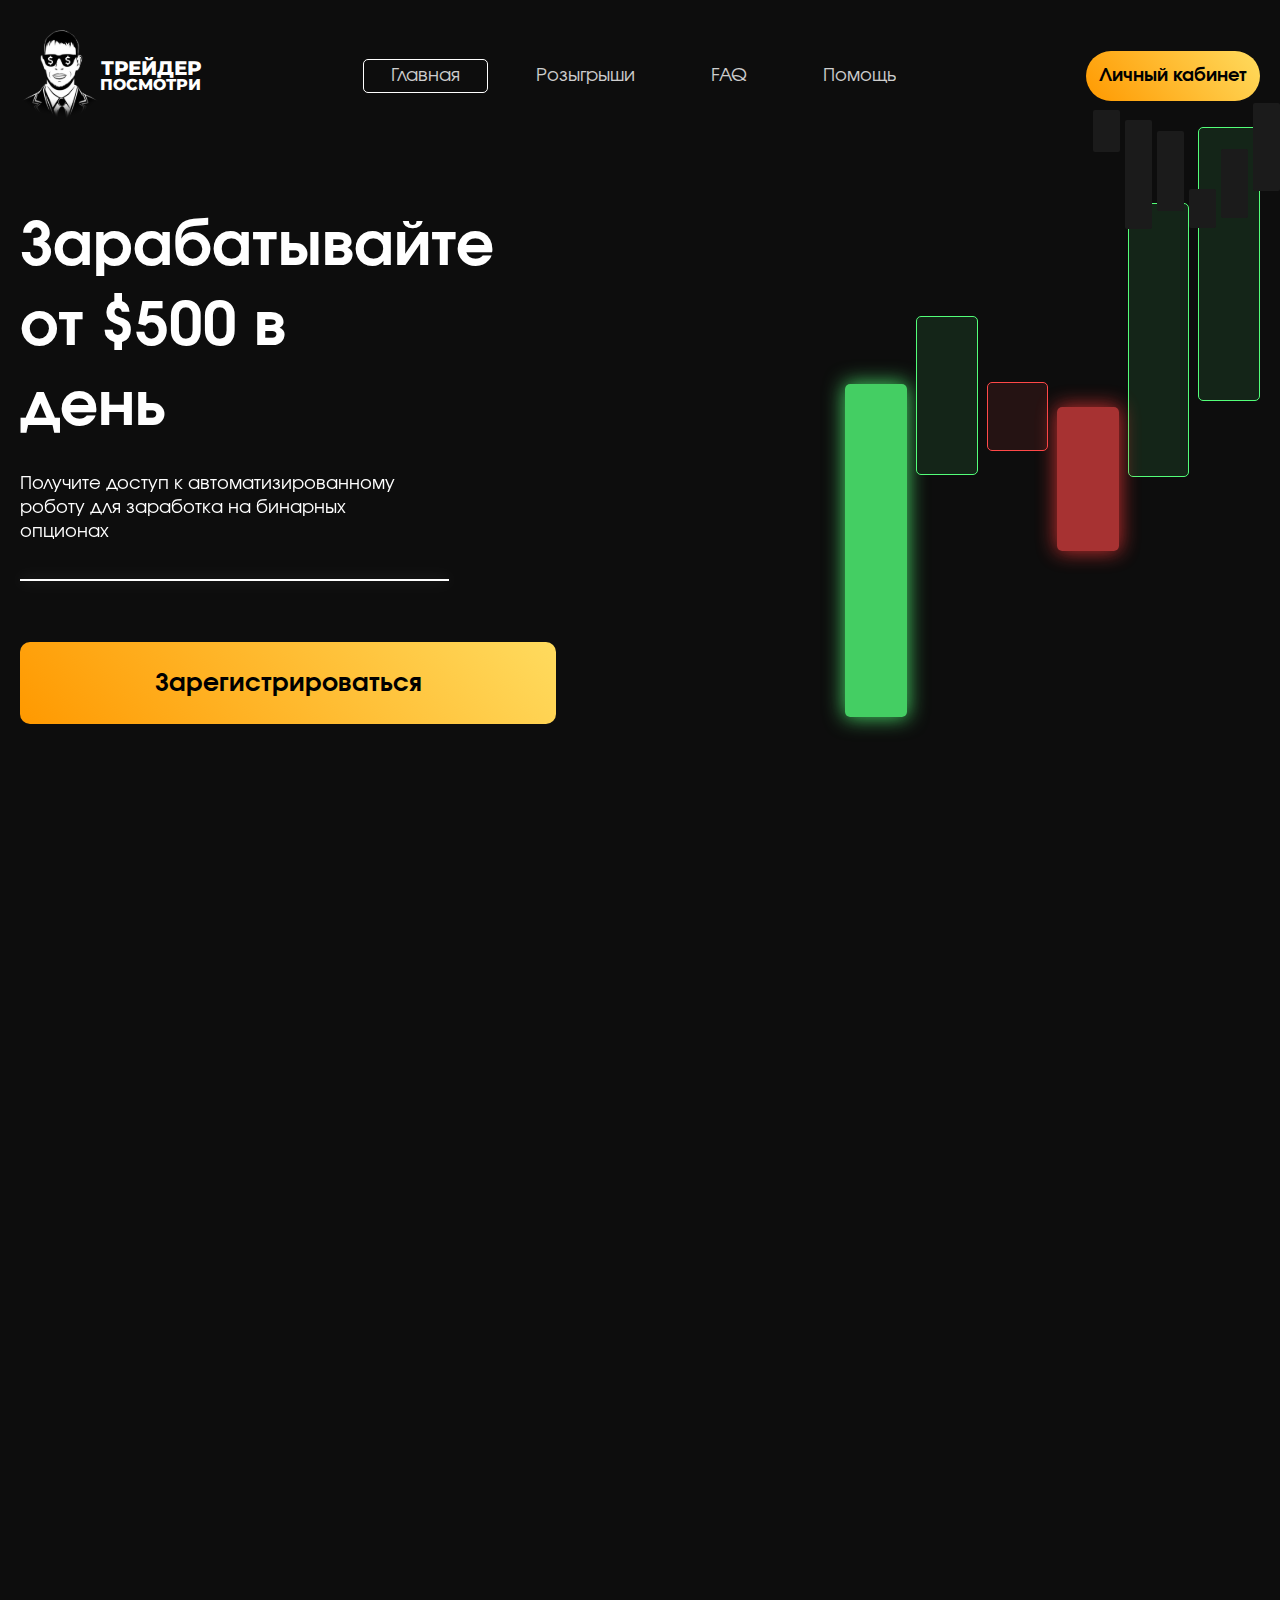
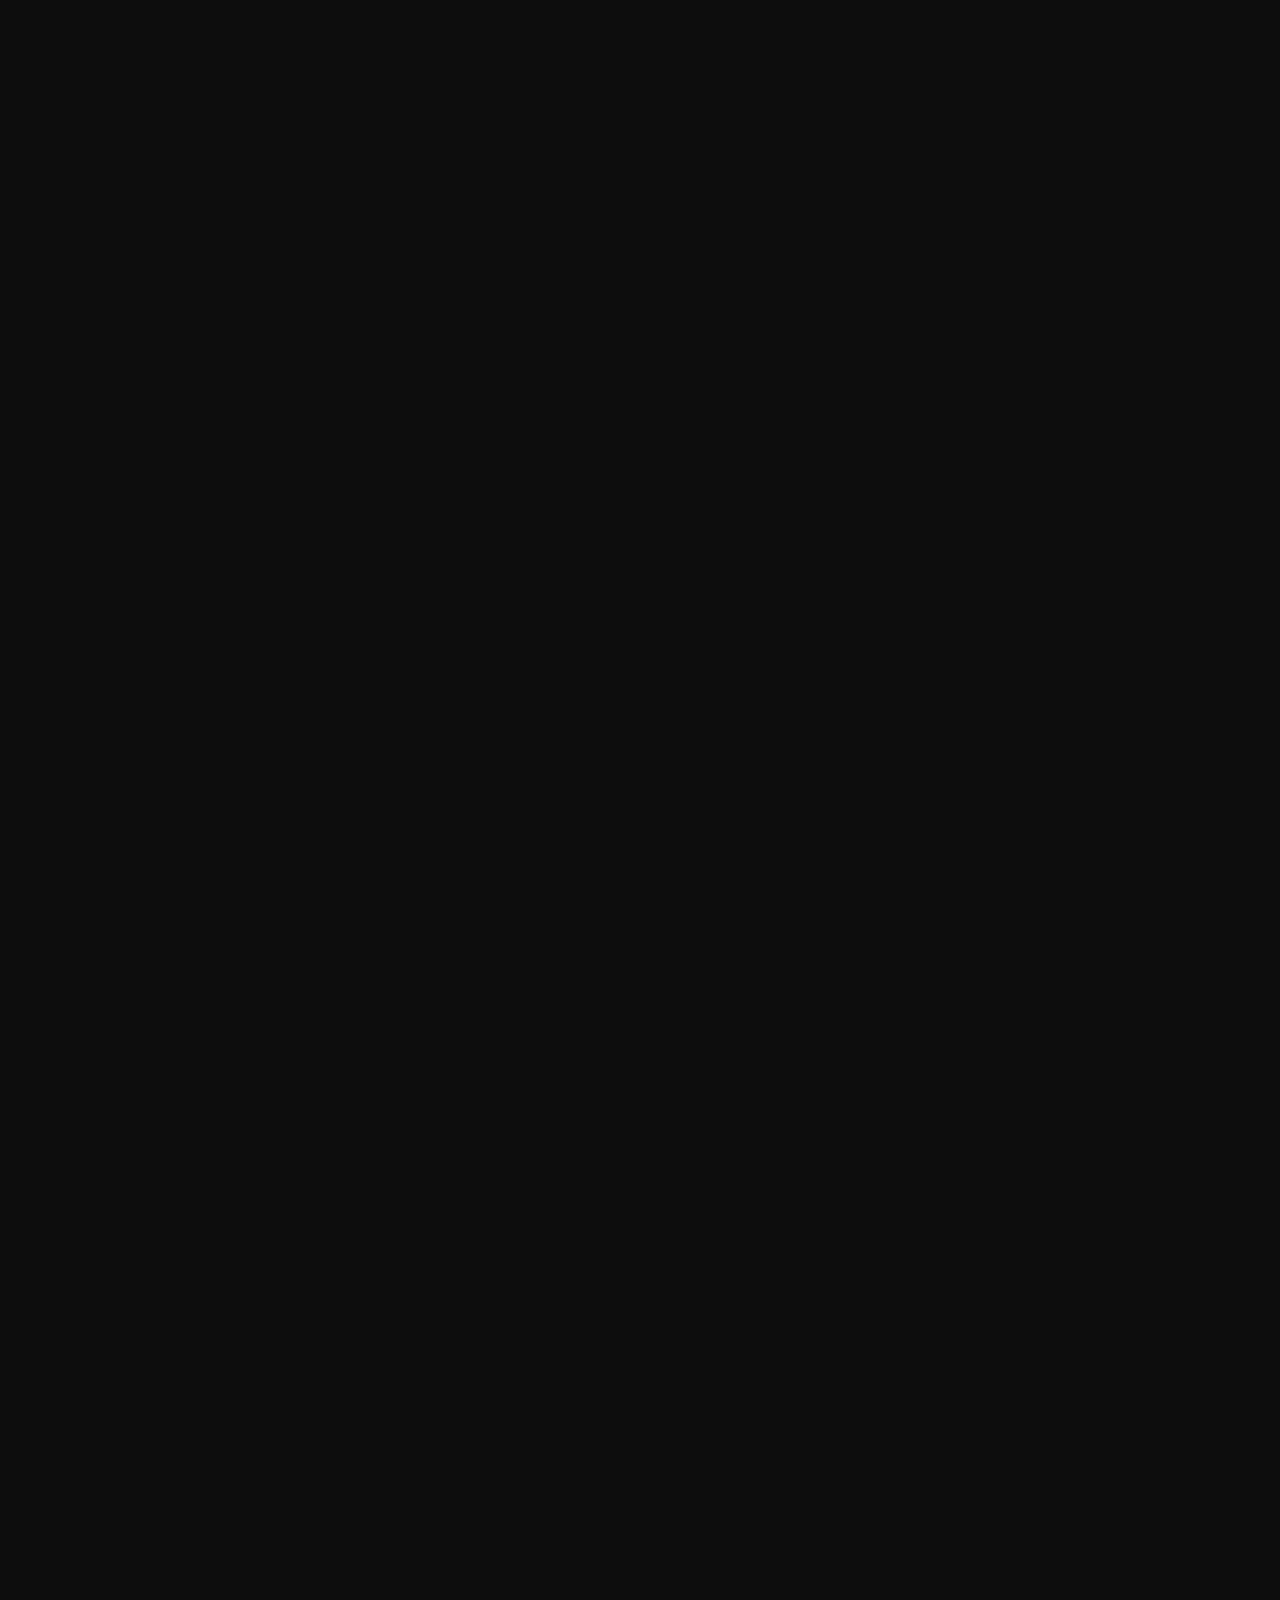
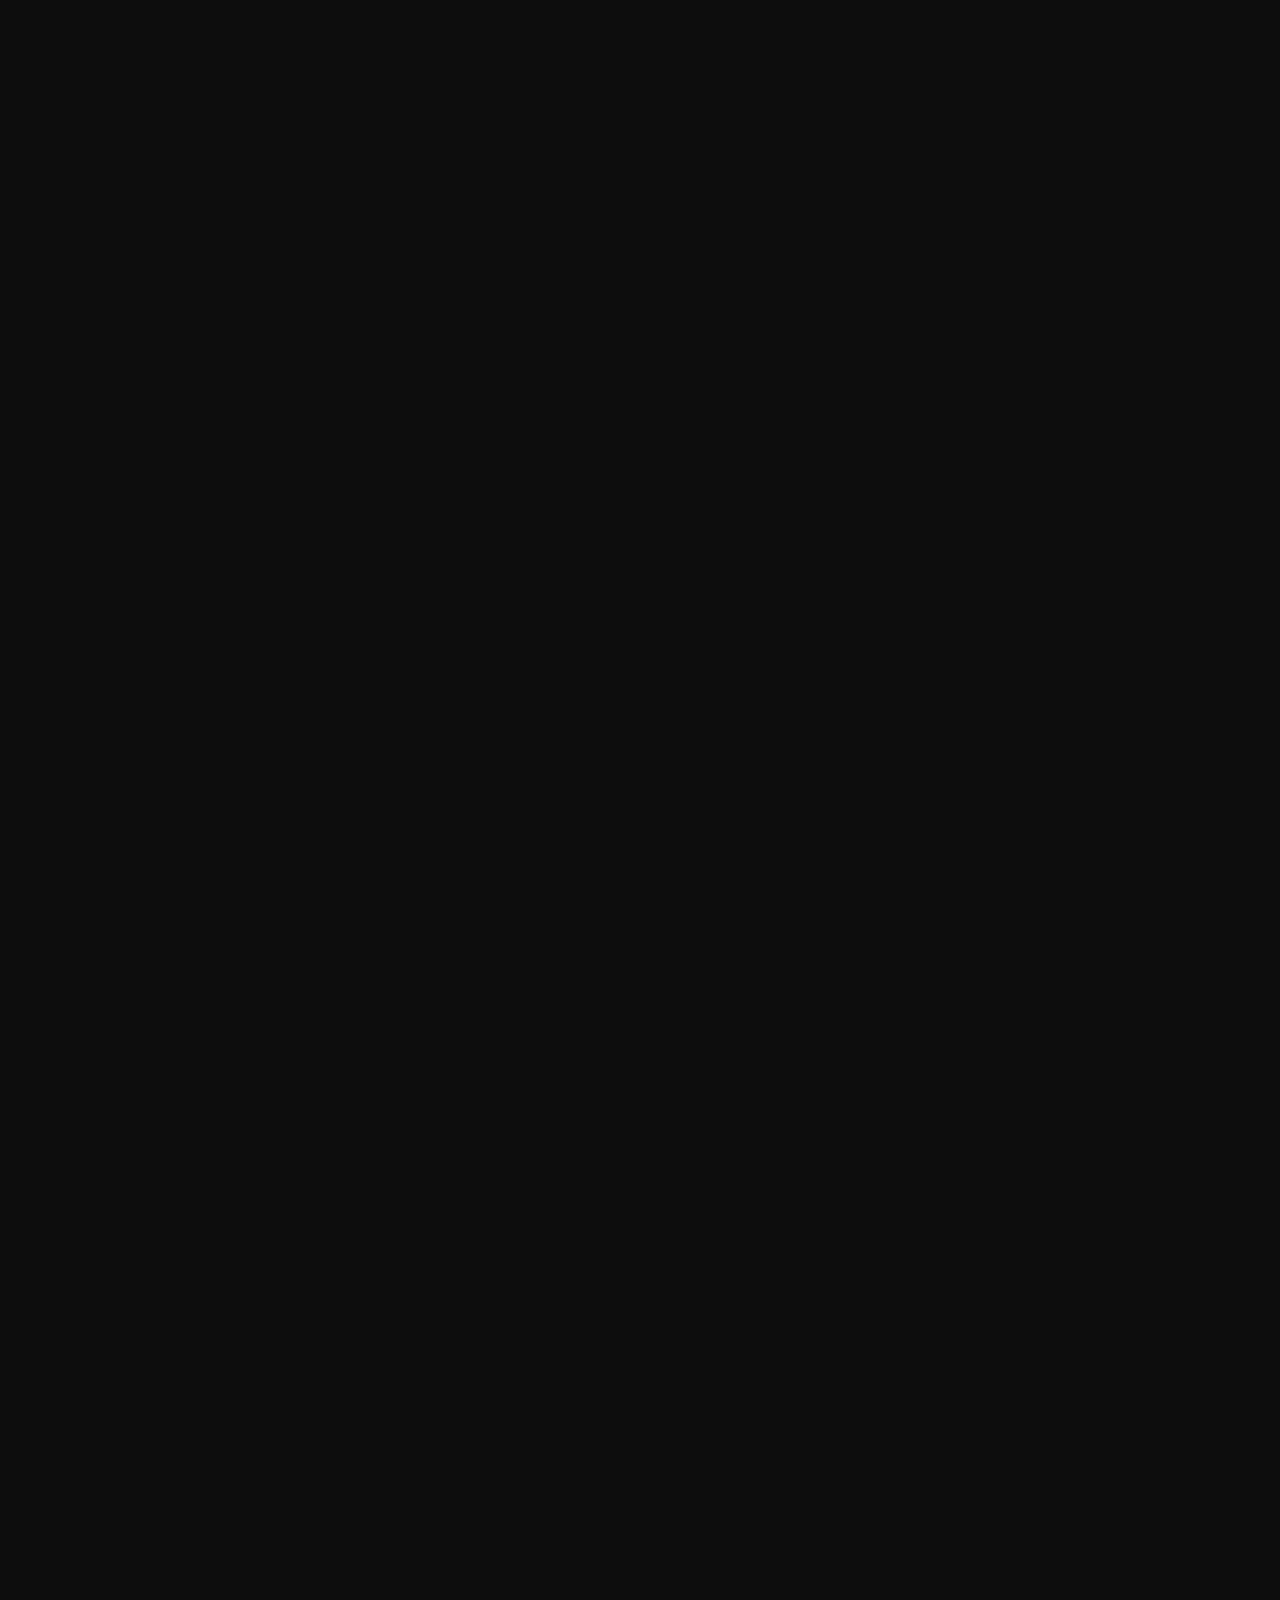
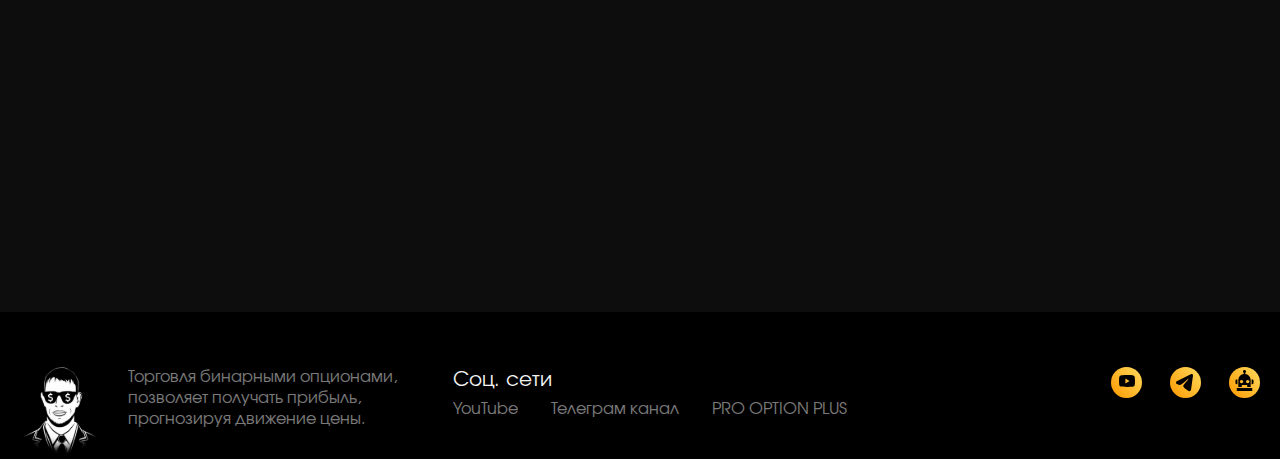
<file: index.html>
<!DOCTYPE html>
<html lang="ru">
<head>
    <meta charset="UTF-8">
    <meta name="viewport" content="width=device-width, initial-scale=1.0">
    <title>Трейдер посмотри</title>
    <link rel="stylesheet" href="style.css">
    <script src="script.js" defer></script>
    <link href="https://unpkg.com/aos@2.3.1/dist/aos.css" rel="stylesheet">
    <script src="https://unpkg.com/aos@2.3.1/dist/aos.js"></script>
</head>
<body>
    <header>
        <div class="sales">
            <div class="rectangle3"></div>
            <div class="rectangle2"></div>
            <div class="rectangle"></div>
        </div>
        <div class="wrapper">
            <nav>
                <a class="logo_txt" href="index.html">
                    <img src="img/logo.svg" alt="">
                    <p>ТРЕЙДЕР  <br><span>ПОСМОТРИ</span></p>
                </a>
                <ul class="ul_nav" id="ul_nav">
                    <div class="close-icon" onclick="toggleMenu()">×</div>
                    <li class="li_nav1"><a href="index.html"><p>Главная</p></a></li>
                    <li class="li_nav"><a href="pages/ivents.html"><p>Розыгрыши</p></a></li>
                    <li class="li_nav"><a href="faq.html"><p>FAQ</p></a></li>
                    <li class="li_nav"><a href="help.html"><p>Помощь</p></a></li>
                    <li class="li_nav dropdown-mobile">
                        <a href="pages/profile.html"><p>Мой профиль</p></a>
                    </li>
                    <li class="li_nav dropdown-mobile">
                        <a href="pages/step_one.html"><p>Скачать ПО</p></a>
                    </li>
                    <li class="li_nav dropdown-mobile">
                        <a href="pages/keys.html"><p>Ключи</p></a>
                    </li>
                </ul>
                <div class="menu-icon" onclick="toggleMenu()">
                    <div class="bar"></div>
                    <div class="bar"></div>
                    <div class="bar"></div>
                </div>
                <div class="dropdown dropdown-desktop">
                    <button id="profile-button" onclick="myFunction()" class="dropbtn">Личный кабинет</button>
                    <div id="myDropdown" class="dropdown-content">
                        <a href="pages/profile.html">Мой профиль</a>
                        <div class="line"></div>
                        <a href="pages/step_one.html">Скачать ПО</a>
                        <div class="line"></div>
                        <a href="pages/keys.html">Ключи</a>
                    </div>
                </div>
            </nav>
        </div>
        <div class="overlay" id="overlay" onclick="toggleMenu()"></div>
    </header>
    
    <main >
        <div class="wrapper">
            <div class="salary">
                <div class="text_salary">
                    <h1 class="fade-in" data-aos="fade-up"
                    data-aos-duration="1500">Зарабатывайте от $500 в день</h1>
                    <p class="accsses" data-aos="fade-up"
                    data-aos-duration="1500">Получите доступ к автоматизированному роботу для заработка на бинарных опционах</p>
                    <div class="line2" data-aos="fade-up"
                    data-aos-duration="1500"></div>
                    <button class="reg" data-aos="fade-up"
                    data-aos-duration="1500">Зарегистрироваться</button>
                    <div class="overlay" id="overlay"></div>
                    <div class="popup" id="popup">
                        <span class="close" id="closePopup">&times;</span>
                        <h2>Регистрация</h2>
                        <form>
                            <p class="PO">Чтобы у вас был доступ к ПО <br>создайте аккаунт в личном кабинете</p>
                            <div class="margin_input">
                                <input type="text" id="name" name="name" placeholder="Ваше Имя">
                            </div>
                            <div class="margin_input">
                                <input type="text" id="surname" name="surname" placeholder="Ваша Фамилия">
                            </div>
                            <div class="margin_input">
                                <input type="email" id="email" name="email" placeholder="Ваш e-mail">
                            </div>
                            <div class="margin_input">
                                <input type="text" id="telegram" name="telegram" placeholder="Ваш Telegram">
                            </div>
                            <div class="margin_input">
                                <label>
                                    <input type="checkbox" id="agree" name="agree" required>
                                    <p class="suggest">Вы подтверждаете согласие на обработку персональных данных в соответствии с условиями <a href="#">Политики обработки данных</a> и <a href="#">Договора об оказании услуг</a></p>
                                </label>
                            </div>
                            <button type="submit" class="reg2">Зарегистрироваться</button>
                        </form>
                    </div>
                </div>

                <div class="graph" data-aos="fade-up"
                data-aos-duration="1500">
                    <div class="sales2 ">
                        <div class="rec2"></div>
                        <div class="rec3"></div>
                        <div class="rec4"></div>
                        <div class="rec5"></div>
                        <div class="rec7"></div>
                        <div class="rec6"></div>
                    </div>
                </div>
                <img src="img/graph2.png" alt=" " class="graph2" data-aos="fade-up"
                data-aos-duration="1500">
            </div>

            <div class="sales_back" data-aos="fade-up"
            data-aos-duration="1500">
                <div class="rectangle_back1 "></div>
                <div class="rectangle_back2"></div>
                <div class="rectangle_back3"></div>
                <div class="rectangle_back4"></div>
                <div class="rectangle_back5"></div>
                <div class="rectangle_back6"></div>
            </div>

            <div class="sales_back_phone" data-aos="fade-up"
            data-aos-duration="1500">
                <div class="rectangle_back_phone1"></div>
                <div class="rectangle_back_phone2"></div>
                <div class="rectangle_back_phone3"></div>
                <div class="rectangle_back_phone4"></div>
                <div class="rectangle_back_phone5"></div>
                <div class="rectangle_back_phone6"></div>
            </div>

            <div class="manual" data-aos="fade-up"
            data-aos-duration="1500">
                <div class="phone ">
                    <img src="img/iPhone 15 Pro.png" alt="" class="image2"> 
                </div>
                <div class="how_it_works">
                    <h1>КАК РАБОТАЕТ АВТОМАТИЗАЦИЯ <span>АРБИТРАЖА КОТИРОВОК</span></h1>
                    <p class="treid">Чтобы зарабатывать на трейдинге, необязательно угадывать
                        движение цен финансовых активов или разбираться в
                        сложных графиках.
                    </p>
                    <p class="treid">Поручите торговлю бинарными опционами проверенному на
                        практике ПО: робот автоматически проставит сделку по
                        вашим настройкам еще до того, как информация о цене
                        появится у брокера.
                    </p>
                    <div class="line3"></div>
                    <div class="numbers">
                        <div class="number">
                            <h1>98.89%</h1>
                            <p>Выигрышных сделок</p>
                        </div>
                        <div class="number">
                            <h1>99.9%</h1>
                            <p>Положительных отзывов</p>
                        </div>
                        <div class="number">
                            <h1>$14 259</h1>
                            <p>В среднем зарабатывают трейдеры ежедневно</p>
                        </div>
                        <div class="number">
                            <h1>128.722+</h1>
                            <p>Трейдеров по всему миру</p>
                        </div>
                    </div>
                </div>
            </div>

            <div class="advantages" data-aos="fade-up"
            data-aos-duration="1500">
                <h1>Преимущества</h1>
                <div class="container_advantages">
                    <div class="advantage">
                        <div class="min_wrap">
                            <img src="img/safe.svg" alt="">
                            <h2>Надежное ПО</h2>
                        </div>
                        <p>Наша команда разрабатывает ПО, вкладывая все свои знания и навыки</p>
                    </div>
                    <div class="advantage">
                        <div class="min_wrap">
                            <img src="img/support.svg" alt="">
                            <h2>Поддержка 24/7</h2>
                        </div>
                        <p>Служба поддержки поможет решить все возникающие проблемы!</p>
                    </div>
                    <div class="advantage">
                        <div class="min_wrap">
                            <img src="img/algorithm.svg" alt="">
                            <h2>Простой Алгоритм</h2>
                        </div>
                        <p>Операции выполняет робот. <br>
                            Поэтому для новичков такой способ эффективнее,
                            чем вручную обрабатывать сделки.
                        </p>
                    </div>
                    <div class="advantage">
                        <div class="min_wrap">
                            <img src="img/Vector.svg" alt="">
                            <h2>Удобные Инструменты</h2>
                        </div>
                        <p>Профессиональные трейдеры уже опробовали наше ПО и оценили его эффективность и удобство на <span>9/10</span>.</p>
                    </div>
                </div>
            </div>
        </div>

        <div class="otzivi" data-aos="fade-up"
        data-aos-duration="1500">
            <div class="wrapper">
                <h1>Отзывы от пользователей</h1>
            </div>
            <div class="container-slider2">
                <div class="slider-wrapper">
                    <div class="rewiew-list image-list"> 
                        <div class="slide">
                            <div class="name">
                                <img src="img/person.svg" alt="">
                                <p class="user">Паша Дуров</p>
                            </div>
                            <p class="txt">Lorem ipsum dolor, sit amet consectetur adipisicing elit. Qui debitis atque voluptatibus nulla. Recusandae facilis, laboriosam perspiciatis rem itaque sit quae autem, rerum provident tempore exercitationem corrupti cumque delectus! Nam.</p>
                        </div>
                       
                        <div class="slide">
                            <div class="name">
                                <img src="img/person.svg" alt="">
                                <p class="user">Паша Дуров</p>
                            </div>
                            <p class="txt">Lorem ipsum dolor, sit amet consectetur adipisicing elit. Qui debitis atque voluptatibus nulla. Recusandae facilis, laboriosam perspiciatis rem itaque sit quae autem, rerum provident tempore exercitationem corrupti cumque delectus! Nam.</p>
                        </div>

                        <div class="slide">
                            <div class="name">
                                <img src="img/person.svg" alt="">
                                <p class="user">Паша Дуров</p>
                            </div>
                            <p class="txt">Lorem ipsum dolor, sit amet consectetur adipisicing elit. Qui debitis atque voluptatibus nulla. Recusandae facilis, laboriosam perspiciatis rem itaque sit quae autem, rerum provident tempore exercitationem corrupti cumque delectus! Nam.</p>
                        </div>

                        <div class="slide">
                            <div class="name">
                                <img src="img/person.svg" alt="">
                                <p class="user">Паша Дуров</p>
                            </div>
                            <p class="txt">Lorem ipsum dolor, sit amet consectetur adipisicing elit. Qui debitis atque voluptatibus nulla. Recusandae facilis, laboriosam perspiciatis rem itaque sit quae autem, rerum provident tempore exercitationem corrupti cumque delectus! Нам.</p>
                        </div>

                        <div class="slide">
                            <div class="name">
                                <img src="img/person.svg" alt="">
                                <p class="user">Паша Дуров</p>
                            </div>
                            <p class="txt">Lorem ipsum dolor, sit amet consectetur adipisicing elit. Qui debitis atque voluptatibus nulla. Recusandae facilis, laboriosam perspiciatis rem itaque sit quae autem, rerum provident tempore exercitationem corrupti cumque delectus! Nam.</p>
                        </div>

                        <div class="slide">
                            <div class="name">
                                <img src="img/person.svg" alt="">
                                <p class="user">Паша Дуров</p>
                            </div>
                            <p class="txt">Lorem ipsum dolor, sit amet consectetur adipisicing elit. Qui debitis atque voluptatibus nulla. Recusandae facilis, laboriosam perspiciatis rem itaque sit quae autem, rerum provident tempore exercitationem corrupti cumque delectus! Нам.</p>
                        </div>
                    </div>
                </div>
            </div>
        </div>

        <div class="wrapper">
            <div class="buttons" data-aos="fade-up"
            data-aos-duration="1500">
                <button class="button prev" id="prev-slide">
                    <img src="img/before.svg" alt="">
                </button>
                <button class="button next" id="next-slide" class="icon">
                    <img src="img/after.svg" alt="">
                </button>
            </div>

            <!-- графики задний фон -->
            <div class="sales_back_slider3" data-aos="fade-up"
            data-aos-duration="1500">
                <div class="sales_back7"></div>
                <div class="sales_back8"></div>
                <div class="sales_back9"></div>
                <div class="sales_back10"></div>
                <div class="sales_back11"></div>
                <div class="sales_back12"></div>
            </div>
            <div class="sales_back_slider2" data-aos="fade-up"
            data-aos-duration="1500">
                <div class="sales_back1"></div>
                <div class="sales_back2"></div>
                <div class="sales_back3"></div>
                <div class="sales_back4"></div>
                <div class="sales_back5"></div>
                <div class="sales_back6"></div>
            </div>
        </div>

        <div class="faq" data-aos="fade-up"
        data-aos-duration="1500">
            <div class="wrapper">
                <div class="title_accordion">
                    <img src="img/Accordion.svg" alt="">
                    <h1>FAQ</h1>
                </div>

                <section>
                    <ul class="accordion">
                        <li class="accordion_li">
                            <label for="first">Кто я такой?<img src="img/plus.svg" alt="" class="img1"></label>
                            <div class="content">
                                <p>Я уже более 12-ти лет зарабатываю в интернете.<div class="br"></div>Мой основной источник заработка — торговля бинарными опционами.</p>
                            </div>
                        </li>
                
                        <li class="accordion_li">
                            <label for="second">Что может ваше ПО?<img src="img/plus.svg" alt="" class="img1"></label>
                            <div class="content">
                                <p>Lorem ipsum dolor sit, amet consectetur adipisicing elit. Iste et eveniet eum odit. Doloribus labore debitis dolorem aliquid assumenda itaque culpa dolor architecto, voluptatibus delectus aliquam? Debitis veritatis unde accusantium facere maxime, aliquid pariatur commodi voluptate suscipit? Culpa, minus suscipit.</p>
                            </div>
                        </li>
                
                        <li class="accordion_li">
                            <label for="third">Будет ли сложно заработать новичку?<img src="img/plus.svg" alt="" class="img1"></label>
                            <div class="content">
                                <p>Lorem ipsum dolor sit amet consectetur adipisicing elit. Ullam, sit!</p>
                            </div>
                        </li>
                
                        <li class="accordion_li">
                            <label for="fourth">Можно ли использовать один аккаунт на разных ПК?<img src="img/plus.svg" alt="" class="img1"></label>
                            <div class="content">
                                <p>Lorem ipsum dolor sit amet consectetur adipisicing elit. Ullam, sit!</p>
                            </div>
                        </li>
                
                        <li class="accordion_li">
                            <label for="fifth">Какие гарантии у вашего ПО?<img src="img/plus.svg" alt="" class="img1"></label>
                            <div class="content">
                                <p>Lorem ipsum dolor sit amet consectetur adipisicing elit. Ullam, sit!</p>
                            </div>
                        </li>
                    </ul>
                </section>
            </div>
        </div>
    </main>
    
    <footer>
        <div class="back_footer">
            <div class="wrapper">
                <div class="container_footer ">
                    <div class="container_footer_text_logo">
                        <div class="logo">
                            <img src="img/logo.svg" alt="">
                            <p>Торговля бинарными опционами, позволяет получать прибыль, прогнозируя движение цены.</p>
                        </div>
                        <div class="mess">
                            <p>Соц. сети</p>
                            <div class="mess2">
                                <a href="#">YouTube</a>
                                <a href="#">Телеграм канал</a>
                                <a href="#">PRO OPTION PLUS</a>
                            </div>
                        </div>
                    </div>
                    <div class="icons">
                        <div class="icon">
                            <a href="#"><img src="img/youtube.svg" alt=""></a>
                        </div>
                        <div class="icon2">
                            <a href="#"><img src="img/tg.svg" alt=""></a>
                        </div>
                        <div class="icon">
                            <a href="#"><img src="img/robot.svg" alt=""></a>
                        </div>
                    </div>
                </div>
            </div>
        </div>
    </footer>
    <script>
        AOS.init();
      </script>
</body>
</html>
</file>
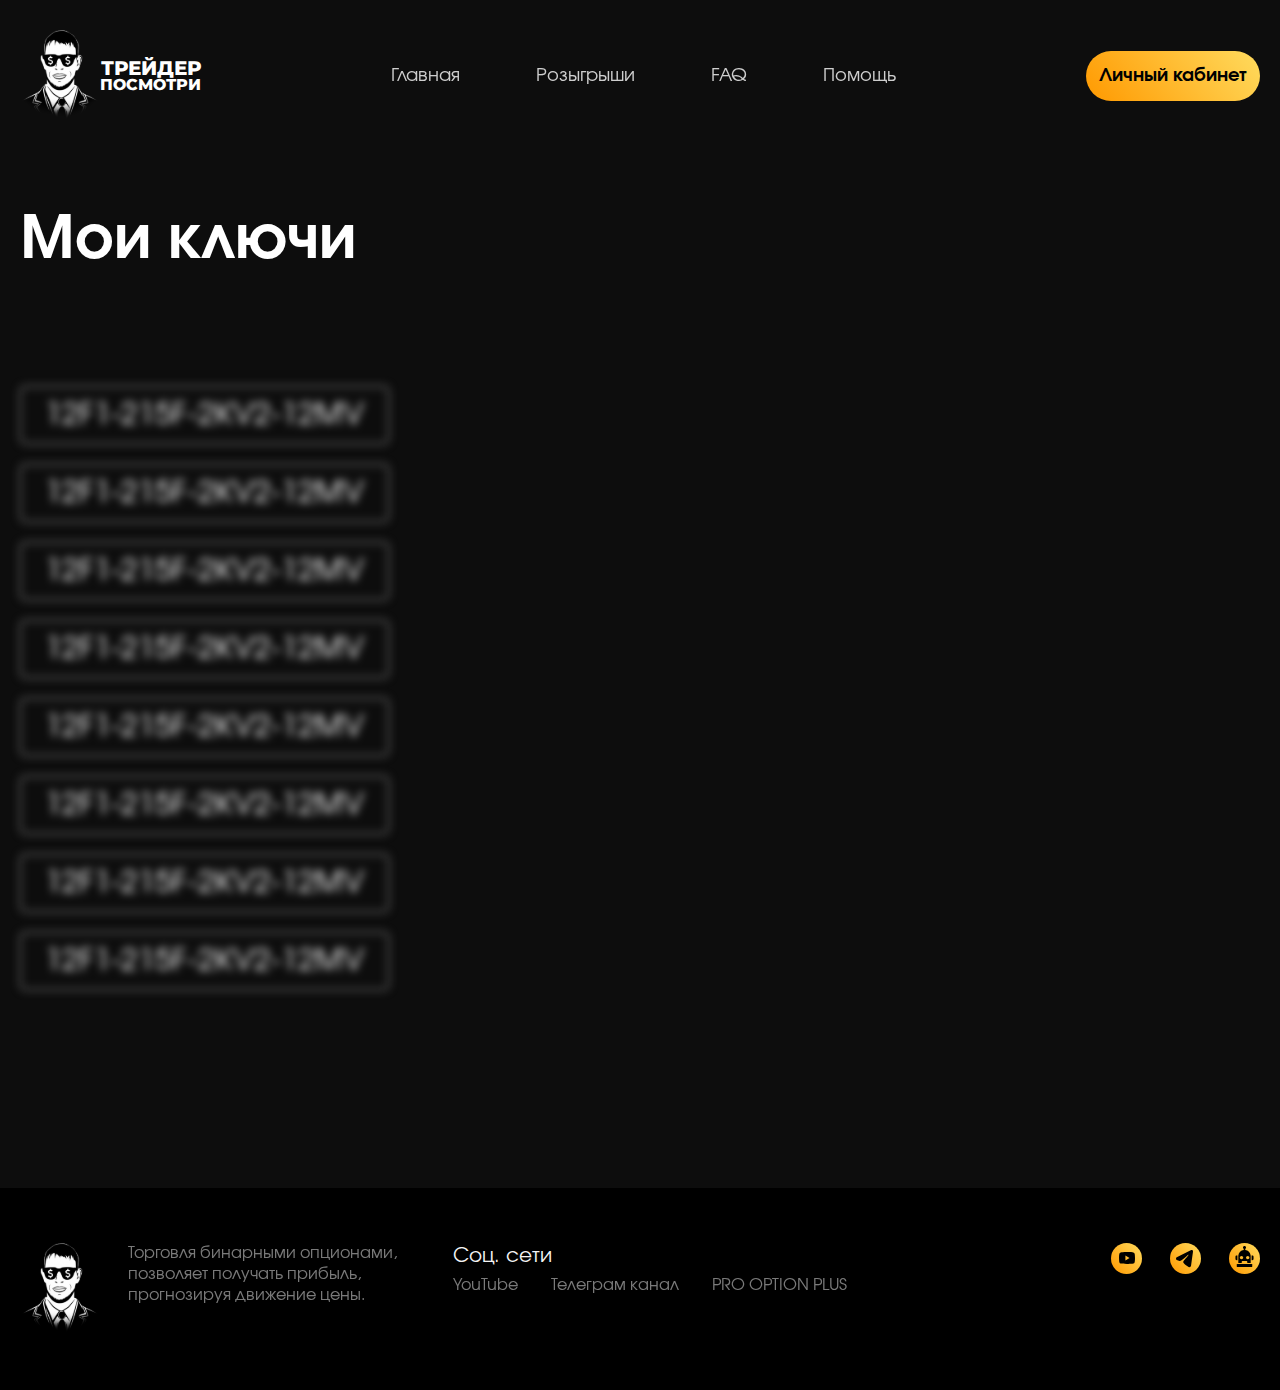
<file: pages/keys.html>
<!DOCTYPE html>
<html lang="ru">
<head>
    <meta charset="UTF-8">
    <meta name="viewport" content="width=device-width, initial-scale=1.0">
    <title>Трейдер посмотри</title>
    <link rel="stylesheet" href="keys.css">
    <script src="/script.js" defer></script>
    <script src="/copy.js" defer></script>
</head>
<body>
    <header>
        <div class="sales">
            <div class="rectangle3"></div>
            <div class="rectangle2"></div>
            <div class="rectangle"></div>
        </div>
        <div class="sales_back">
            <div class="rectangle_back1"></div>
            <div class="rectangle_back2"></div>
            <div class="rectangle_back3"></div>
            <div class="rectangle_back4"></div>
            <div class="rectangle_back5"></div>
            <div class="rectangle_back6"></div>
        </div>
        <div class="wrapper">
            <nav>
                <a class="logo_txt" href="/index.html">
                    <img src="/img/logo.svg" alt="">
                    <p>ТРЕЙДЕР  <br><span>ПОСМОТРИ</span></p>
                </a>
                <ul class="ul_nav" id="ul_nav">
                    <div class="close-icon" onclick="toggleMenu()">×</div>
                    <li class="li_nav"><a href="/index.html"><p>Главная</p></a></li>
                    <li class="li_nav"><a href="ivents.html"><p>Розыгрыши</p></a></li>
                    <li class="li_nav"><a href="#"><p>FAQ</p></a></li>
                    <li class="li_nav"><a href="#"><p>Помощь</p></a></li>
                    <li class="li_nav dropdown-mobile">
                        <a href="profile.html"><p>Мой профиль</p></a>
                    </li>
                    <li class="li_nav dropdown-mobile">
                        <a href="step_one.html"><p>Скачать ПО</p></a>
                    </li>
                    <li class="li_nav dropdown-mobile">
                        <a href="keys.html"><p>Ключи</p></a>
                    </li>
                </ul>
                <div class="menu-icon" onclick="toggleMenu()">
                    <div class="bar"></div>
                    <div class="bar"></div>
                    <div class="bar"></div>
                </div>
                <div class="dropdown dropdown-desktop">
                    <button id="profile-button" onclick="myFunction()" class="dropbtn">Личный кабинет</button>
                    <div id="myDropdown" class="dropdown-content">
                        <a href="profile.html">Мой профиль</a>
                        <div class="line"></div>
                        <a href="step_one.html">Скачать ПО</a>
                        <div class="line"></div>
                        <a href="keys.html">Ключи</a>
                    </div>
                </div>
            </nav>
        </div>
        <div class="overlay" id="overlay" onclick="toggleMenu()"></div>
    </header>
    <main>
        <div class="wrapper">
            <div class="hello animate-hello">
                <h1>Мои ключи</h1>
            </div>
        
            <div class="keys">
                <div class="key animate-key">
                    <div class="code">
                        <p>12F1-215F-2KV2-12MV</p>
                    </div>
                    <button class="copy">
                        Скопировать
                    </button>
                </div>

                <div class="key animate-key">
                    <div class="code">
                        <p>12F1-215F-2KV2-12MV</p>
                    </div>
                    <button class="copy">
                        Скопировать
                    </button>
                </div>

                <div class="key animate-key">
                    <div class="code">
                        <p>12F1-215F-2KV2-12MV</p>
                    </div>
                    <button class="copy">
                        Скопировать
                    </button>
                </div>

                <div class="key animate-key">
                    <div class="code">
                        <p>12F1-215F-2KV2-12MV</p>
                    </div>
                    <button class="copy">
                        Скопировать
                    </button>
                </div>

                <div class="key animate-key">
                    <div class="code">
                        <p>12F1-215F-2KV2-12MV</p>
                    </div>
                    <button class="copy">
                        Скопировать
                    </button>
                </div>

                <div class="key animate-key">
                    <div class="code">
                        <p>12F1-215F-2KV2-12MV</p>
                    </div>
                    <button class="copy">
                        Скопировать
                    </button>
                </div>

                <div class="key animate-key">
                    <div class="code">
                        <p>12F1-215F-2KV2-12MV</p>
                    </div>
                    <button class="copy">
                        Скопировать
                    </button>
                </div>

                <div class="key animate-key">
                    <div class="code">
                        <p>12F1-215F-2KV2-12MV</p>
                    </div>
                    <button class="copy">
                        Скопировать
                    </button>
                </div>

                <div class="key animate-key">
                    <div class="code">
                        <p>12F1-215F-2KV2-12MV</p>
                    </div>
                    <button class="copy">
                        Скопировать
                    </button>
                </div>
            </div>
        </div>
    </main>
    <footer>
        <div class="back_footer">
            <div class="wrapper">
                <div class="container_footer">
                    <div class="container_footer_text_logo">
                        <div class="logo">
                            <img src="/img/logo.svg" alt="">
                            <p>Торговля бинарными опционами, позволяет получать прибыль, прогнозируя движение цены.</p>
                        </div>
                        <div class="mess">
                            <p>Соц. сети</p>
                            <div class="mess2">
                                <a href="#">YouTube</a>
                                <a href="#">Телеграм канал</a>
                                <a href="#">PRO OPTION PLUS </a>
                            </div>
                        </div>
                    </div>
                    <div class="icons">
                        <div class="icon">
                            <a href="#"><img src="/img/youtube.svg" alt=""></a>
                        </div>
                        <div class="icon2">
                            <a href="#"><img src="/img/tg.svg" alt=""></a>
                        </div>
                        <div class="icon">
                            <a href="#"><img src="/img/robot.svg" alt=""></a>
                        </div>
                    </div>
                </div>
            </div>
        </div>
    </footer>
</body>
</html>
</file>
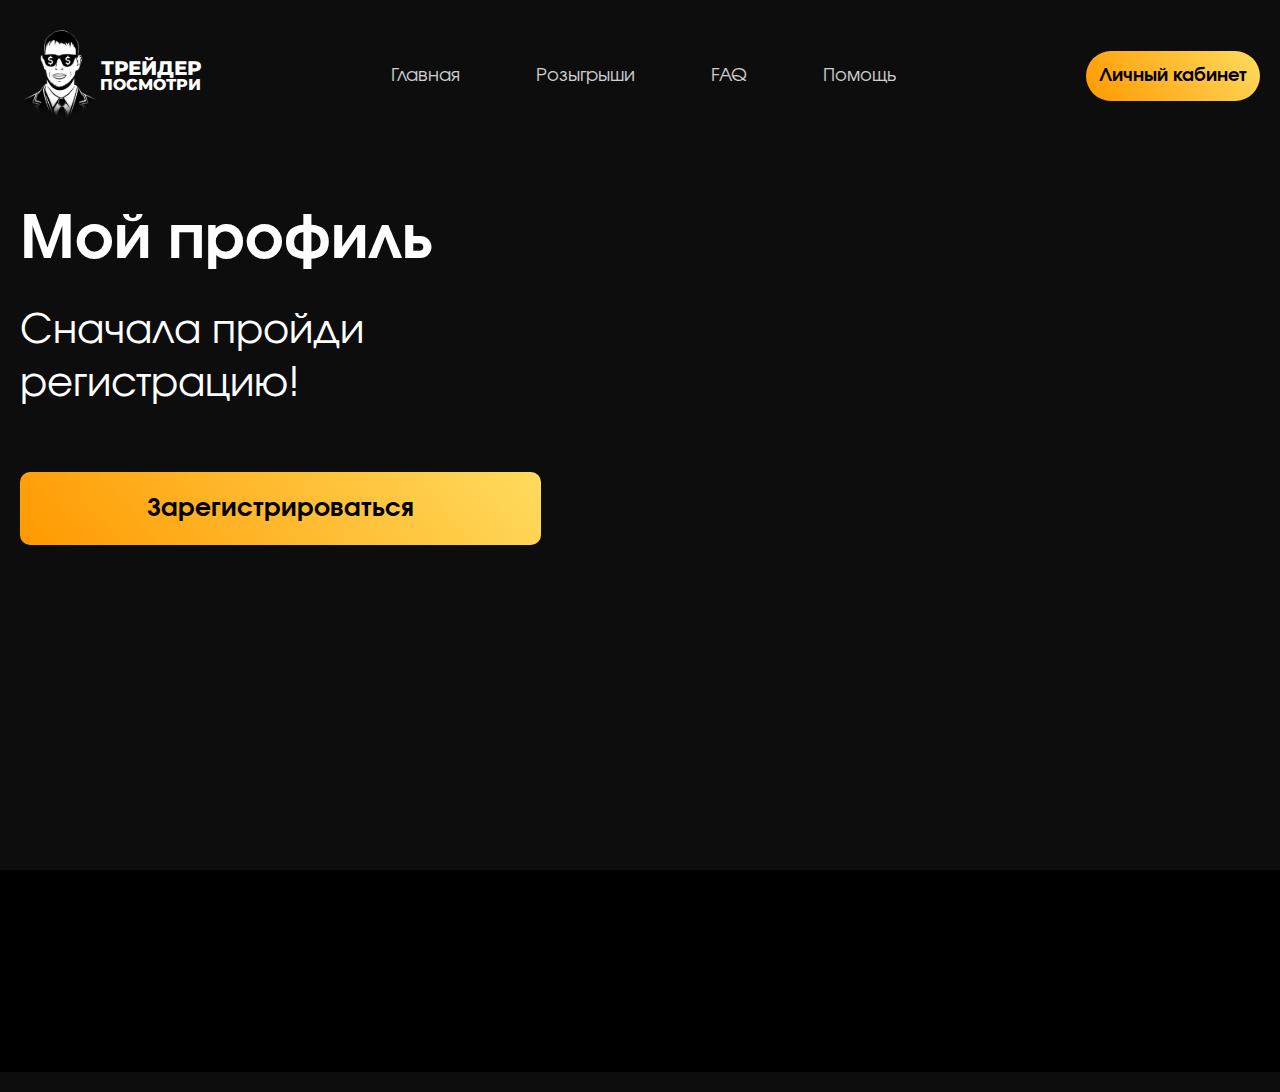
<file: pages/profile.html>
<!DOCTYPE html>
<html lang="ru">
<head>
    <meta charset="UTF-8">
    <meta name="viewport" content="width=device-width, initial-scale=1.0">
    <title>Трейдер посмотри</title>
    <link rel="stylesheet" href="profile.css">
    <script src="/script.js" defer></script>
</head>
<body>
    <header>
        <div class="sales">
            <div class="rectangle3"></div>
            <div class="rectangle2"></div>
            <div class="rectangle"></div>
        </div>
        <div class="sales_back">
            <div class="rectangle_back1"></div>
            <div class="rectangle_back2"></div>
            <div class="rectangle_back3"></div>
            <div class="rectangle_back4"></div>
            <div class="rectangle_back5"></div>
            <div class="rectangle_back6"></div>
        </div>
        <div class="wrapper">
            <nav>
                <a class="logo_txt" href="/index.html">
                    <img src="/img/logo.svg" alt="">
                    <p>ТРЕЙДЕР  <br><span>ПОСМОТРИ</span></p>
                </a>
                <ul class="ul_nav" id="ul_nav">
                    <div class="close-icon" onclick="toggleMenu()">×</div>
                    <li class="li_nav"><a href="/index.html"><p>Главная</p></a></li>
                    <li class="li_nav"><a href="ivents.html"><p>Розыгрыши</p></a></li>
                    <li class="li_nav"><a href="#"><p>FAQ</p></a></li>
                    <li class="li_nav"><a href="#"><p>Помощь</p></a></li>
                    <li class="li_nav dropdown-mobile">
                        <a href="#"><p>Мой профиль</p></a>
                    </li>
                    <li class="li_nav dropdown-mobile">
                        <a href="#"><p>Скачать ПО</p></a>
                    </li>
                    <li class="li_nav dropdown-mobile">
                        <a href="keys.html"><p>Ключи</p></a>
                    </li>
                </ul>
                <div class="menu-icon" onclick="toggleMenu()">
                    <div class="bar"></div>
                    <div class="bar"></div>
                    <div class="bar"></div>
                </div>
                <div class="dropdown dropdown-desktop">
                    <button id="profile-button" onclick="myFunction()" class="dropbtn">Личный кабинет</button>
                    <div id="myDropdown" class="dropdown-content">
                        <a href="profile.html">Мой профиль</a>
                        <div class="line"></div>
                        <a href="step_one.html">Скачать ПО</a>
                        <div class="line"></div>
                        <a href="keys.html">Ключи</a>
                    </div>
                </div>
            </nav>
        </div>
        <div class="overlay" id="overlay" onclick="toggleMenu()"></div>
    </header>
    <main>
        <div class="wrapper">
            <div class="hello">
                <h1>Мой профиль</h1>
                <p>Сначала пройди регистрацию!</p>
                <div class="line_hello"></div>
            </div>

            <button class="reg">Зарегистрироваться</button>
            <div class="overlay" id="overlay"></div>
            <div class="popup" id="popup">
                <span class="close" id="closePopup">&times;</span>
                <h2>Регистрация</h2>
                <form>
                    <p class="PO">Чтобы у вас был доступ к ПО <br>создайте аккаунт в личном кабинете</p>
                    <div class="margin_input">
                        <input type="text" id="name" name="name" placeholder="Ваше Имя">
                    </div>
                    <div class="margin_input">
                        <input type="text" id="surname" name="surname" placeholder="Ваша Фамилия">
                    </div>
                    <div class="margin_input">
                        <input type="email" id="email" name="email" placeholder="Ваш e-mail">
                    </div>
                    <div class="margin_input">
                        <input type="text" id="telegram" name="telegram" placeholder="Ваш ID">
                    </div>
                    <div class="margin_input">
                        <label>
                            <input type="checkbox" id="agree" name="agree" required>
                            <p class="suggest">Вы подтверждаете согласие на обработку персональных данных в соответствии с условиями <a href="#">Политики обработки данных</a> и <a href="#">Договора об оказании услуг</a></p>
                        </label>
                    </div>
                    <button type="submit" class="reg2">Зарегистрироваться</button>
                </form>
            </div>
            
            </div>
        </div>
    </main>
    <footer>
        <div class="back_footer">
            <div class="wrapper">
                <div class="container_footer">
                    <div class="container_footer_text_logo">
                        <div class="logo">
                            <img src="/img/logo.svg" alt="">
                            <p>Торговля бинарными опционами, позволяет получать прибыль, прогнозируя движение цены.</p>
                        </div>
                        <div class="mess">
                            <p>Соц. сети</p>
                            <div class="mess2">
                                <a href="#">YouTube</a>
                                <a href="#">Телеграм канал</a>
                                <a href="#">PRO OPTION PLUS </a>
                            </div>
                        </div>
                    </div>
                    <div class="icons">
                        <div class="icon">
                            <a href="#"><img src="/img/youtube.svg" alt=""></a>
                        </div>
                        <div class="icon2">
                            <a href="#"><img src="/img/tg.svg" alt=""></a>
                        </div>
                        <div class="icon">
                            <a href="#"><img src="/img/robot.svg" alt=""></a>
                        </div>
                    </div>
                </div>
            </div>
        </div>
    </footer>
</body>
</html>
</file>
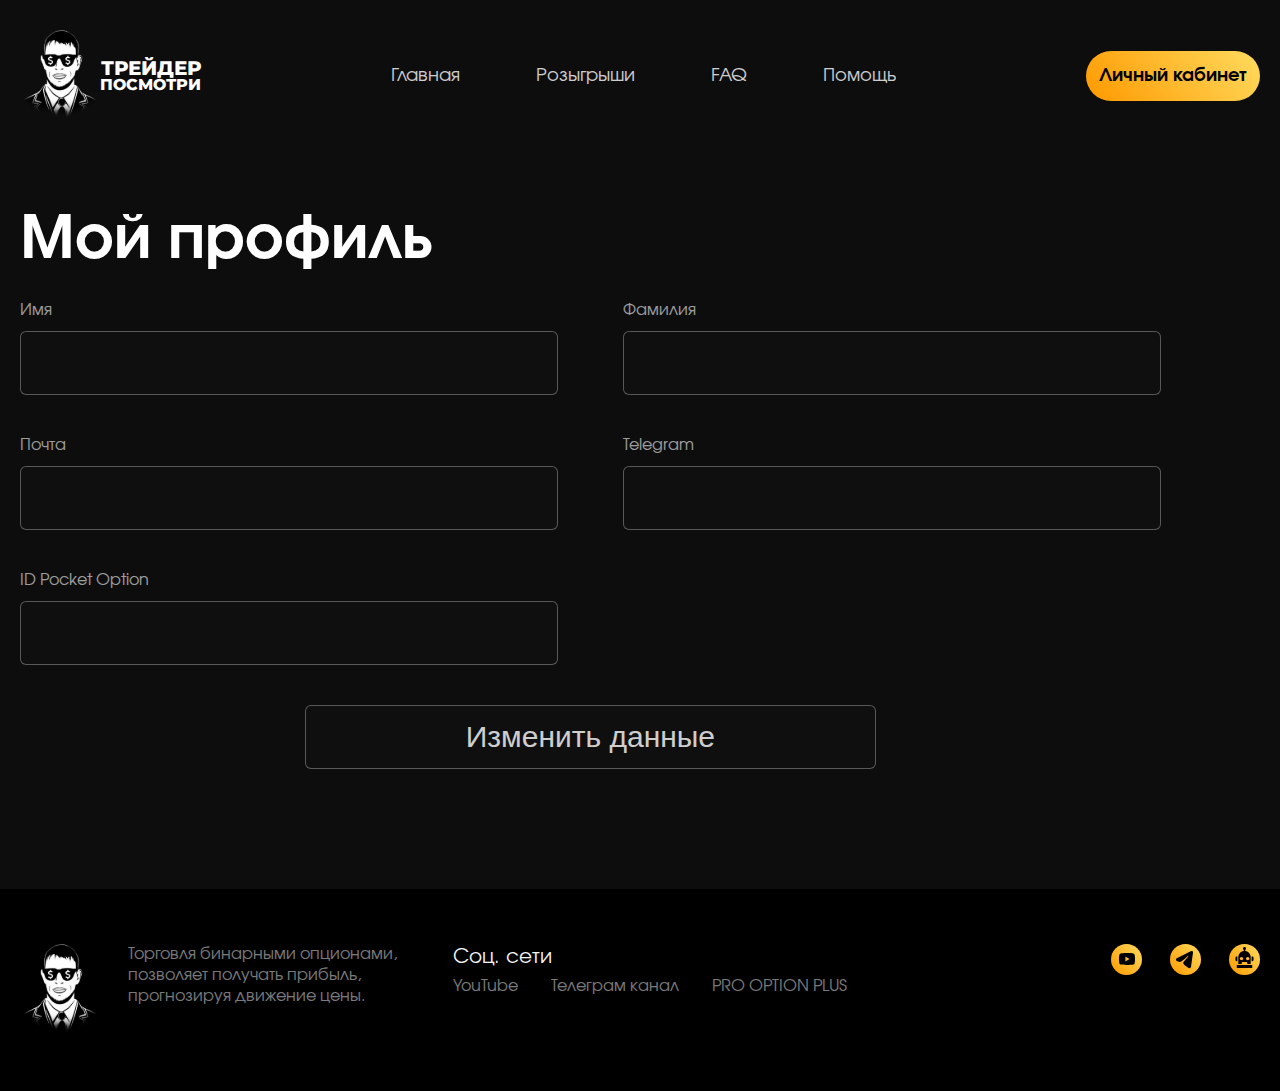
<file: pages/profile_edit.html>
<!DOCTYPE html>
<html lang="ru">
<head>
    <meta charset="UTF-8">
    <meta name="viewport" content="width=device-width, initial-scale=1.0">
    <title>Трейдер посмотри</title>
    <link rel="stylesheet" href="profile_edit.css">
    <script src="/script.js" defer></script>
</head>
<body>
    <header>
        <div class="sales">
            <div class="rectangle3"></div>
            <div class="rectangle2"></div>
            <div class="rectangle"></div>
        </div>
        <div class="sales_back">
            <div class="rectangle_back1"></div>
            <div class="rectangle_back2"></div>
            <div class="rectangle_back3"></div>
            <div class="rectangle_back4"></div>
            <div class="rectangle_back5"></div>
            <div class="rectangle_back6"></div>
        </div>
        <div class="wrapper">
            <nav>
                <a class="logo_txt" href="/index.html">
                    <img src="/img/logo.svg" alt="">
                    <p>ТРЕЙДЕР  <br><span>ПОСМОТРИ</span></p>
                </a>
                <ul class="ul_nav" id="ul_nav">
                    <div class="close-icon" onclick="toggleMenu()">×</div>
                    <li class="li_nav"><a href="/index.html"><p>Главная</p></a></li>
                    <li class="li_nav"><a href="ivents.html"><p>Розыгрыши</p></a></li>
                    <li class="li_nav"><a href="#"><p>FAQ</p></a></li>
                    <li class="li_nav"><a href="#"><p>Помощь</p></a></li>
                    <li class="li_nav dropdown-mobile">
                        <a href="#"><p>Мой профиль</p></a>
                    </li>
                    <li class="li_nav dropdown-mobile">
                        <a href="#"><p>Скачать ПО</p></a>
                    </li>
                    <li class="li_nav dropdown-mobile">
                        <a href="keys.html"><p>Ключи</p></a>
                    </li>
                </ul>
                <div class="menu-icon" onclick="toggleMenu()">
                    <div class="bar"></div>
                    <div class="bar"></div>
                    <div class="bar"></div>
                </div>
                <div class="dropdown dropdown-desktop">
                    <button id="profile-button" onclick="myFunction()" class="dropbtn">Личный кабинет</button>
                    <div id="myDropdown" class="dropdown-content">
                        <a href="#">Мой профиль</a>
                        <div class="line"></div>
                        <a href="#">Скачать ПО</a>
                        <div class="line"></div>
                        <a href="keys.html">Ключи</a>
                    </div>
                </div>
            </nav>
        </div>
        <div class="overlay" id="overlay" onclick="toggleMenu()"></div>
    </header>
    <main>
        <div class="wrapper">
            <div class="hello animate-hello visible">
                <h1>Мой профиль</h1>
            </div>
            
            <form id="myForm">
                <div class="margin_input animate-margin_input">
                    <label for="name">Имя</label>
                    <input type="text" id="name" name="name">
                </div>
                <div class="margin_input animate-margin_input">
                    <label for="surname">Фамилия</label>
                    <input type="text" id="surname" name="surname">
                </div>
                <div class="margin_input animate-margin_input">
                    <label for="email">Почта</label>
                    <input type="email" id="email" name="email">
                </div>
                <div class="margin_input animate-margin_input">
                    <label for="telegram">Telegram</label>
                    <input type="text" id="telegram" name="telegram">
                </div>
                <div class="margin_input animate-margin_input">
                    <label for="ID_Pocket">ID Pocket Option</label>
                    <input type="text" id="ID_Pocket" name="ID_Pocket">
                </div>
                <button type="submit" class="reg2 animate-reg2" id="submitButton">Изменить данные</button>
            </form>
            
            
            
        </div>
    </main>
    <footer>
        <div class="back_footer">
            <div class="wrapper">
                <div class="container_footer animate-container_footer">
                    <div class="container_footer_text_logo">
                        <div class="logo">
                            <img src="/img/logo.svg" alt="">
                            <p>Торговля бинарными опционами, позволяет получать прибыль, прогнозируя движение цены.</p>
                        </div>
                        <div class="mess">
                            <p>Соц. сети</p>
                            <div class="mess2">
                                <a href="#">YouTube</a>
                                <a href="#">Телеграм канал</a>
                                <a href="#">PRO OPTION PLUS </a>
                            </div>
                        </div>
                    </div>
                    <div class="icons animate-icons">
                        <div class="icon">
                            <a href="#"><img src="/img/youtube.svg" alt=""></a>
                        </div>
                        <div class="icon2">
                            <a href="#"><img src="/img/tg.svg" alt=""></a>
                        </div>
                        <div class="icon">
                            <a href="#"><img src="/img/robot.svg" alt=""></a>
                        </div>
                    </div>
                </div>
            </div>
        </div>
    </footer>
</body>
</html>
</file>
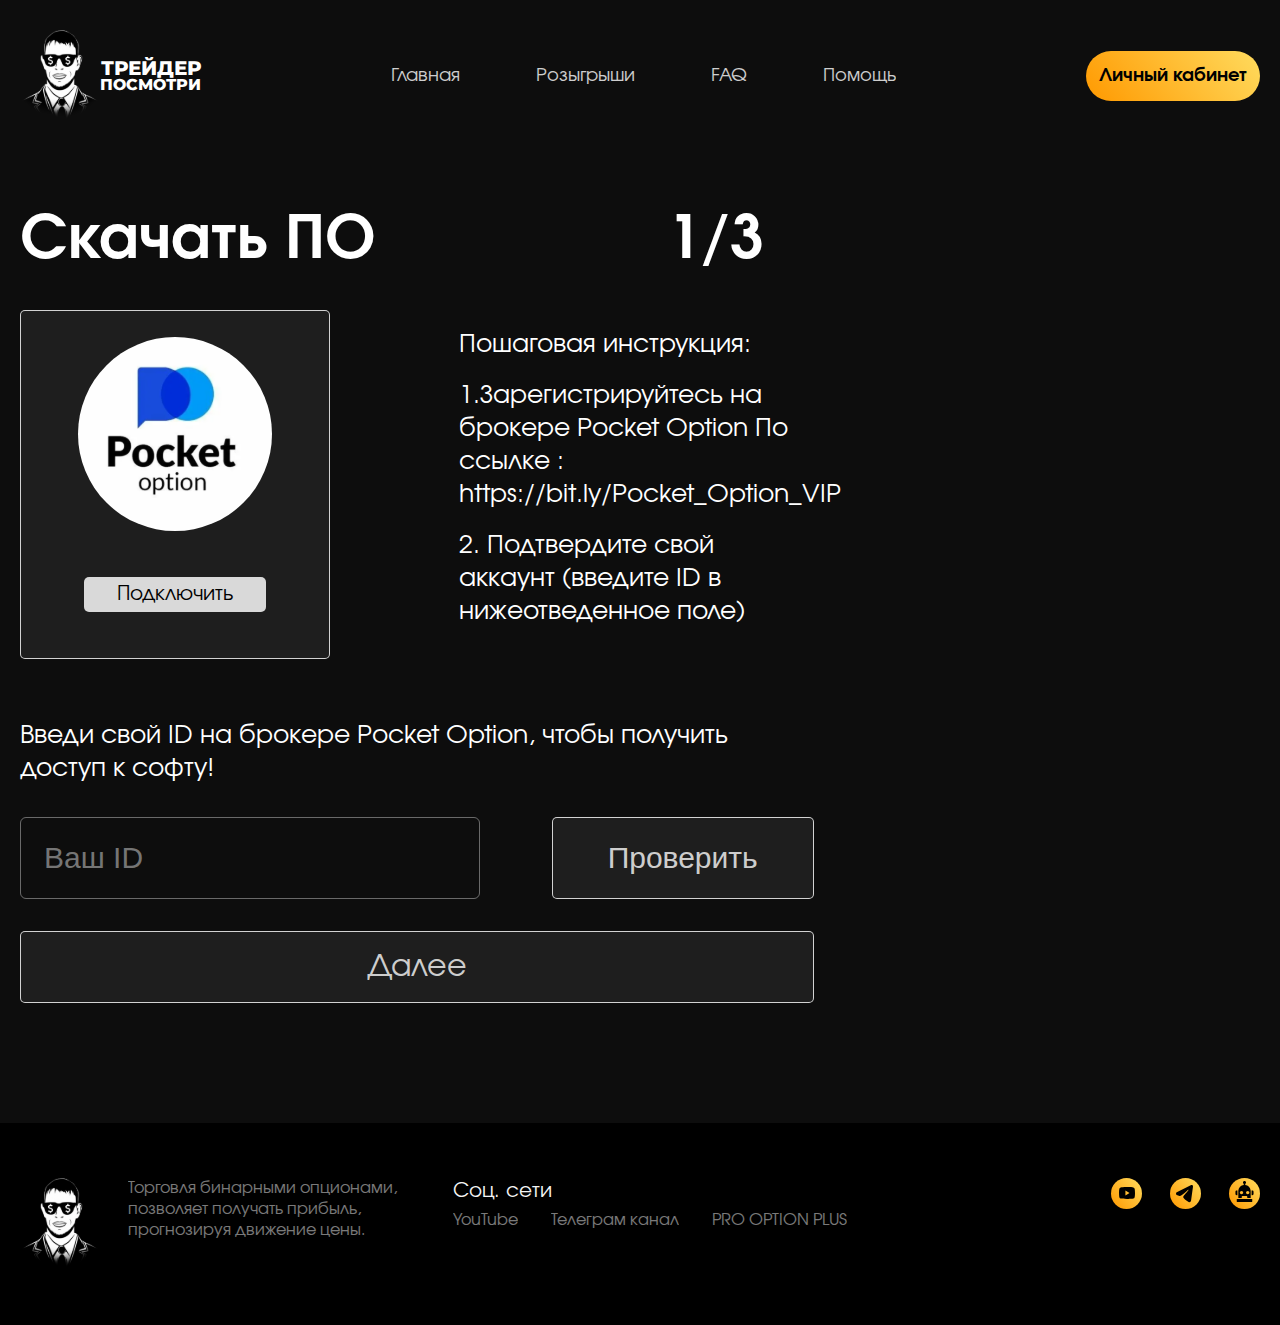
<file: pages/step_one.html>
<!DOCTYPE html>
<html lang="ru">
<head>
    <meta charset="UTF-8">
    <meta name="viewport" content="width=device-width, initial-scale=1.0">
    <title>Трейдер посмотри</title>
    <link rel="stylesheet" href="step_one.css">
    <script src="/script.js" defer></script>
    <script src="/copy.js"></script>
</head>
<body>
    <header>
        <div class="sales">
            <div class="rectangle3"></div>
            <div class="rectangle2"></div>
            <div class="rectangle"></div>
        </div>
        <div class="sales_back">
            <div class="rectangle_back1"></div>
            <div class="rectangle_back2"></div>
            <div class="rectangle_back3"></div>
            <div class="rectangle_back4"></div>
            <div class="rectangle_back5"></div>
            <div class="rectangle_back6"></div>
        </div>
        <div class="wrapper">
            <nav>
                <a class="logo_txt" href="/index.html">
                    <img src="/img/logo.svg" alt="">
                    <p>ТРЕЙДЕР  <br><span>ПОСМОТРИ</span></p>
                </a>
                <ul class="ul_nav" id="ul_nav">
                    <div class="close-icon" onclick="toggleMenu()">×</div>
                    <li class="li_nav"><a href="/index.html"><p>Главная</p></a></li>
                    <li class="li_nav"><a href="ivents.html"><p>Розыгрыши</p></a></li>
                    <li class="li_nav"><a href="#"><p>FAQ</p></a></li>
                    <li class="li_nav"><a href="#"><p>Помощь</p></a></li>
                    <li class="li_nav dropdown-mobile">
                        <a href="profile.html"><p>Мой профиль</p></a>
                    </li>
                    <li class="li_nav dropdown-mobile">
                        <a href="step_one.html"><p>Скачать ПО</p></a>
                    </li>
                    <li class="li_nav dropdown-mobile">
                        <a href="keys.html"><p>Ключи</p></a>
                    </li>
                </ul>
                <div class="menu-icon" onclick="toggleMenu()">
                    <div class="bar"></div>
                    <div class="bar"></div>
                    <div class="bar"></div>
                </div>
                <div class="dropdown dropdown-desktop">
                    <button id="profile-button" onclick="myFunction()" class="dropbtn">Личный кабинет</button>
                    <div id="myDropdown" class="dropdown-content">
                        <a href="profile.html">Мой профиль</a>
                        <div class="line"></div>
                        <a href="step_one.html">Скачать ПО</a>
                        <div class="line"></div>
                        <a href="keys.html">Ключи</a>
                    </div>
                </div>
            </nav>
        </div>
        <div class="overlay" id="overlay" onclick="toggleMenu()"></div>
    </header>
    <main>
        <div class="wrapper">
            <div class="hello animate-hello">
                <h1>Скачать ПО</h1>
                <h2>1/3</h2>
            </div>
            <div class="download animate-download">
                <div class="pocket">
                    <img src="/img/pocket.svg" alt="">
                    <button class="connect">Подключить</button>
                </div>
                <div class="step">
                    <p class="inst">Пошаговая инструкция: </p>
                    <p class="link"> 1.Зарегистрируйтесь на брокере Pocket Option По ссылке : https://bit.ly/Pocket_Option_VIP<br></p>
                    <p>2. Подтвердите свой аккаунт (введите ID в нижеотведенное поле)</p>
                </div>
            </div>
            <div class="enter_id animate-enter_id">
                <p>Введи свой ID на брокере Pocket Option, чтобы получить доступ к софту!</p>
                <div class="buttons">
                    <div class="margin_input">
                        <input type="text" id="id_PO" name="id_PO" placeholder="Ваш ID">
                    </div>
                    <button class="check">Проверить</button>
                    <a href="step_two.html" class="next">Далее</a>
                </div>
            </div>
        </div>
    </main>
    <footer>
        <div class="back_footer">
            <div class="wrapper">
                <div class="container_footer">
                    <div class="container_footer_text_logo">
                        <div class="logo">
                            <img src="/img/logo.svg" alt="">
                            <p>Торговля бинарными опционами, позволяет получать прибыль, прогнозируя движение цены.</p>
                        </div>
                        <div class="mess">
                            <p>Соц. сети</p>
                            <div class="mess2">
                                <a href="#">YouTube</a>
                                <a href="#">Телеграм канал</a>
                                <a href="#">PRO OPTION PLUS </a>
                            </div>
                        </div>
                    </div>
                    <div class="icons">
                        <div class="icon">
                            <a href="#"><img src="/img/youtube.svg" alt=""></a>
                        </div>
                        <div class="icon2">
                            <a href="#"><img src="/img/tg.svg" alt=""></a>
                        </div>
                        <div class="icon">
                            <a href="#"><img src="/img/robot.svg" alt=""></a>
                        </div>
                    </div>
                </div>
            </div>
        </div>
    </footer>
</body>
</html>
</file>
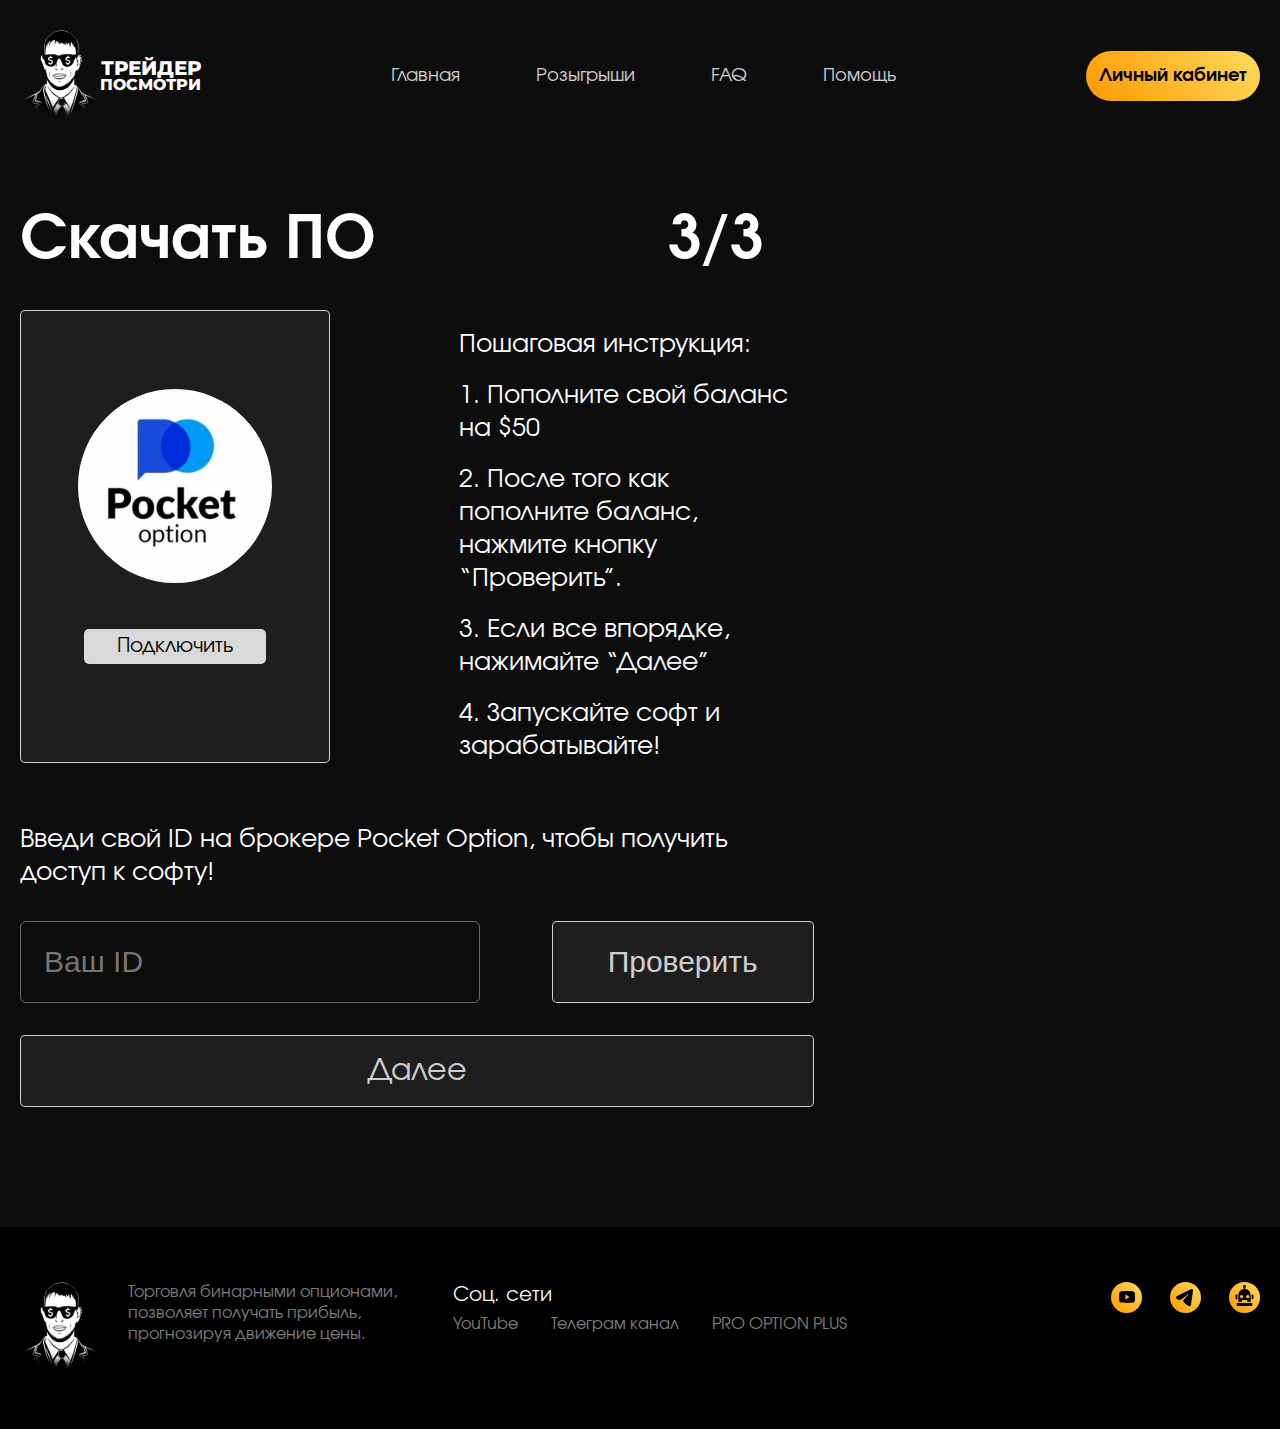
<file: pages/step_three.html>
<!DOCTYPE html>
<html lang="ru">
<head>
    <meta charset="UTF-8">
    <meta name="viewport" content="width=device-width, initial-scale=1.0">
    <title>Трейдер посмотри</title>
    <link rel="stylesheet" href="step_three.css">
    <script src="/script.js" defer></script>
    <script src="/copy.js"></script>
</head>
<body>
    <header>
        <div class="sales">
            <div class="rectangle3"></div>
            <div class="rectangle2"></div>
            <div class="rectangle"></div>
        </div>
        <div class="sales_back">
            <div class="rectangle_back1"></div>
            <div class="rectangle_back2"></div>
            <div class="rectangle_back3"></div>
            <div class="rectangle_back4"></div>
            <div class="rectangle_back5"></div>
            <div class="rectangle_back6"></div>
        </div>
        <div class="wrapper">
            <nav>
                <a class="logo_txt" href="/index.html">
                    <img src="/img/logo.svg" alt="">
                    <p>ТРЕЙДЕР  <br><span>ПОСМОТРИ</span></p>
                </a>
                <ul class="ul_nav" id="ul_nav">
                    <div class="close-icon" onclick="toggleMenu()">×</div>
                    <li class="li_nav"><a href="/index.html"><p>Главная</p></a></li>
                    <li class="li_nav"><a href="ivents.html"><p>Розыгрыши</p></a></li>
                    <li class="li_nav"><a href="#"><p>FAQ</p></a></li>
                    <li class="li_nav"><a href="#"><p>Помощь</p></a></li>
                    <li class="li_nav dropdown-mobile">
                        <a href="profile.html"><p>Мой профиль</p></a>
                    </li>
                    <li class="li_nav dropdown-mobile">
                        <a href="step_one.html"><p>Скачать ПО</p></a>
                    </li>
                    <li class="li_nav dropdown-mobile">
                        <a href="keys.html"><p>Ключи</p></a>
                    </li>
                </ul>
                <div class="menu-icon" onclick="toggleMenu()">
                    <div class="bar"></div>
                    <div class="bar"></div>
                    <div class="bar"></div>
                </div>
                <div class="dropdown dropdown-desktop">
                    <button id="profile-button" onclick="myFunction()" class="dropbtn">Личный кабинет</button>
                    <div id="myDropdown" class="dropdown-content">
                        <a href="profile.html">Мой профиль</a>
                        <div class="line"></div>
                        <a href="step_one.html">Скачать ПО</a>
                        <div class="line"></div>
                        <a href="keys.html">Ключи</a>
                    </div>
                </div>
            </nav>
        </div>
        <div class="overlay" id="overlay" onclick="toggleMenu()"></div>
    </header>
    <main>
        <div class="wrapper">
            <div class="hello animate-hello">
                <h1>Скачать ПО</h1>
                <h2>3/3</h2>
            </div>
            <div class="download animate-download">
                <div class="pocket">
                    <img src="/img/pocket.svg" alt="">
                    <button class="connect">Подключить</button>
                </div>
                <div class="step">
                    <p class="inst">Пошаговая инструкция: </p>
                    <p class="link">1. Пополните свой баланс на $50 </p>
                        <p>2. После того как пополните баланс, нажмите кнопку “Проверить”.</p>
                       <p>3. Если все впорядке, нажимайте “Далее”</p>
                       <p>4. Запускайте софт и зарабатывайте!</p>

                </div>
            </div>
            <div class="enter_id animate-enter_id">
                <p>Введи свой ID на брокере Pocket Option, чтобы получить доступ к софту!</p>
                <div class="buttons">
                    <div class="margin_input1">
                        <input type="text" id="id_PO" name="id_PO" placeholder="Ваш ID" required>
                    </div>
                    <button class="check">Проверить</button>
                    <a href="step_two.html" class="next">Далее</a>
                </div>
            </div>
        </div>
    </main>
    <footer>
        <div class="back_footer">
            <div class="wrapper">
                <div class="container_footer">
                    <div class="container_footer_text_logo">
                        <div class="logo">
                            <img src="/img/logo.svg" alt="">
                            <p>Торговля бинарными опционами, позволяет получать прибыль, прогнозируя движение цены.</p>
                        </div>
                        <div class="mess">
                            <p>Соц. сети</p>
                            <div class="mess2">
                                <a href="#">YouTube</a>
                                <a href="#">Телеграм канал</a>
                                <a href="#">PRO OPTION PLUS </a>
                            </div>
                        </div>
                    </div>
                    <div class="icons">
                        <div class="icon">
                            <a href="#"><img src="/img/youtube.svg" alt=""></a>
                        </div>
                        <div class="icon2">
                            <a href="#"><img src="/img/tg.svg" alt=""></a>
                        </div>
                        <div class="icon">
                            <a href="#"><img src="/img/robot.svg" alt=""></a>
                        </div>
                    </div>
                </div>
            </div>
        </div>
    </footer>
</body>
</html>
</file>
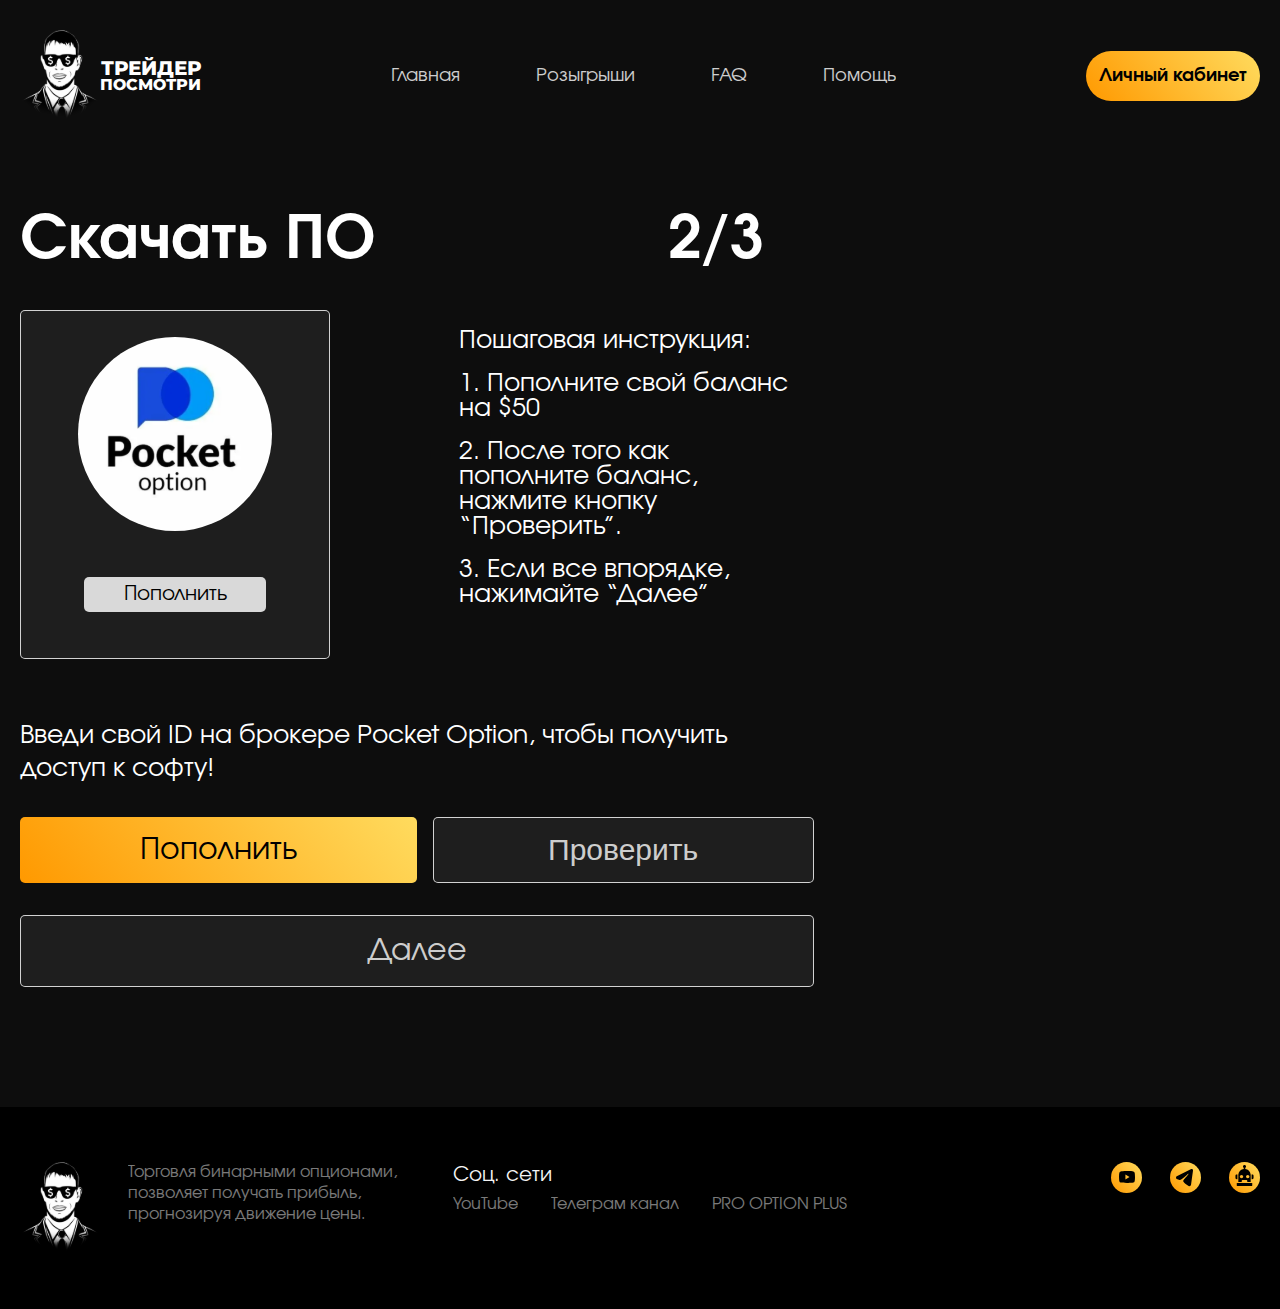
<file: pages/step_two.html>
<!DOCTYPE html>
<html lang="ru">
<head>
    <meta charset="UTF-8">
    <meta name="viewport" content="width=device-width, initial-scale=1.0">
    <title>Трейдер посмотри</title>
    <link rel="stylesheet" href="step_two.css">
    <script src="/script.js" defer></script>
    <script src="/copy.js"></script>
</head>
<body>
    <header>
        <div class="sales">
            <div class="rectangle3"></div>
            <div class="rectangle2"></div>
            <div class="rectangle"></div>
        </div>
        <div class="sales_back">
            <div class="rectangle_back1"></div>
            <div class="rectangle_back2"></div>
            <div class="rectangle_back3"></div>
            <div class="rectangle_back4"></div>
            <div class="rectangle_back5"></div>
            <div class="rectangle_back6"></div>
        </div>
        <div class="wrapper">
            <nav>
                <a class="logo_txt" href="/index.html">
                    <img src="/img/logo.svg" alt="">
                    <p>ТРЕЙДЕР  <br><span>ПОСМОТРИ</span></p>
                </a>
                <ul class="ul_nav" id="ul_nav">
                    <div class="close-icon" onclick="toggleMenu()">×</div>
                    <li class="li_nav"><a href="/index.html"><p>Главная</p></a></li>
                    <li class="li_nav"><a href="ivents.html"><p>Розыгрыши</p></a></li>
                    <li class="li_nav"><a href="#"><p>FAQ</p></a></li>
                    <li class="li_nav"><a href="#"><p>Помощь</p></a></li>
                    <li class="li_nav dropdown-mobile">
                        <a href="profile.html"><p>Мой профиль</p></a>
                    </li>
                    <li class="li_nav dropdown-mobile">
                        <a href="step_one.html"><p>Скачать ПО</p></a>
                    </li>
                    <li class="li_nav dropdown-mobile">
                        <a href="keys.html"><p>Ключи</p></a>
                    </li>
                </ul>
                <div class="menu-icon" onclick="toggleMenu()">
                    <div class="bar"></div>
                    <div class="bar"></div>
                    <div class="bar"></div>
                </div>
                <div class="dropdown dropdown-desktop">
                    <button id="profile-button" onclick="myFunction()" class="dropbtn">Личный кабинет</button>
                    <div id="myDropdown" class="dropdown-content">
                        <a href="profile.html">Мой профиль</a>
                        <div class="line"></div>
                        <a href="step_one.html">Скачать ПО</a>
                        <div class="line"></div>
                        <a href="keys.html">Ключи</a>
                    </div>
                </div>
            </nav>
        </div>
        <div class="overlay" id="overlay" onclick="toggleMenu()"></div>
    </header>
    <main>
        <div class="wrapper">
            <div class="hello animate-hello">
                <h1>Скачать ПО</h1>
                <h2>2/3</h2>
            </div>
            <div class="download animate-download">
                <div class="pocket">
                    <img src="/img/pocket.svg" alt="">
                    <button class="connect">Пополнить</button>
                </div>
                <div class="step">
                    <p class="inst">Пошаговая инструкция: </p>
                    <p class="link">1. Пополните свой баланс на $50 </p>
                        <p>2. После того как пополните баланс, нажмите кнопку “Проверить”.</p>
                       <p> 3. Если все впорядке, нажимайте “Далее”</p>
                </div>
            </div>
            <div class="enter_id animate-enter_id">
                <p>Введи свой ID на брокере Pocket Option, чтобы получить доступ к софту!</p>
                <div class="buttons">
                    <button class="replenish">Пополнить</button>
                    <button class="check">Проверить</button>
                    <a href="step_three.html" class="next" >Далее</a>
                </div>
            </div>
        </div>
    </main>
    <footer>
        <div class="back_footer">
            <div class="wrapper">
                <div class="container_footer">
                    <div class="container_footer_text_logo">
                        <div class="logo">
                            <img src="/img/logo.svg" alt="">
                            <p>Торговля бинарными опционами, позволяет получать прибыль, прогнозируя движение цены.</p>
                        </div>
                        <div class="mess">
                            <p>Соц. сети</p>
                            <div class="mess2">
                                <a href="#">YouTube</a>
                                <a href="#">Телеграм канал</a>
                                <a href="#">PRO OPTION PLUS </a>
                            </div>
                        </div>
                    </div>
                    <div class="icons">
                        <div class="icon">
                            <a href="#"><img src="/img/youtube.svg" alt=""></a>
                        </div>
                        <div class="icon2">
                            <a href="#"><img src="/img/tg.svg" alt=""></a>
                        </div>
                        <div class="icon">
                            <a href="#"><img src="/img/robot.svg" alt=""></a>
                        </div>
                    </div>
                </div>
            </div>
        </div>
    </footer>
</body>
</html>
</file>
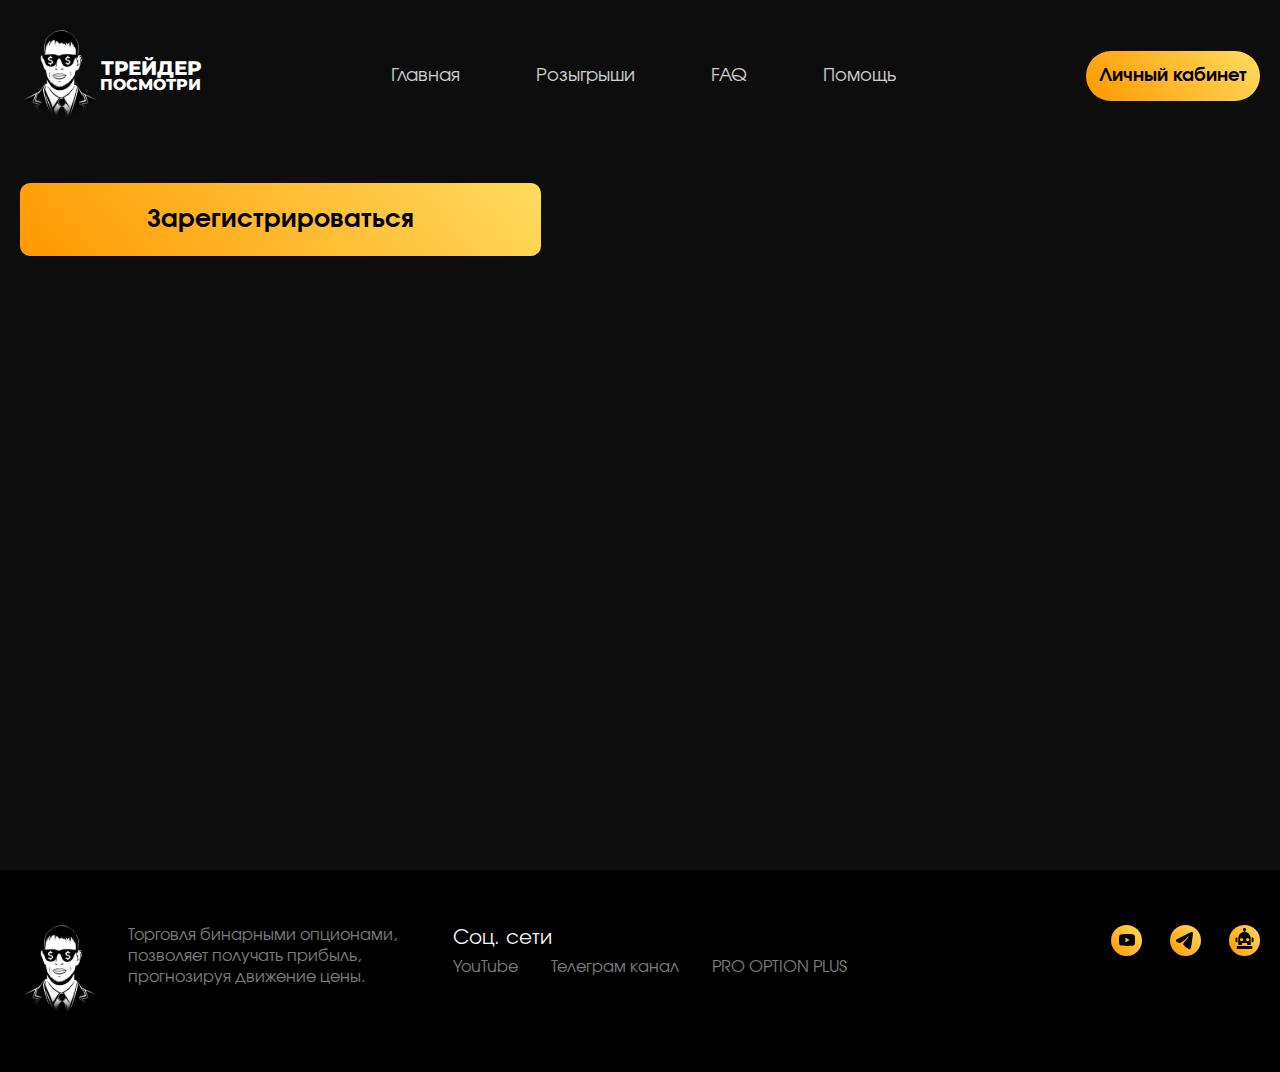
<file: pages/successful.html>
<!DOCTYPE html>
<html lang="ru">
<head>
    <meta charset="UTF-8">
    <meta name="viewport" content="width=device-width, initial-scale=1.0">
    <title>Трейдер посмотри</title>
    <link rel="stylesheet" href="successful.css">
    <script src="/script.js" defer></script>
</head>
<body>
    <header>
        <div class="sales">
            <div class="rectangle3"></div>
            <div class="rectangle2"></div>
            <div class="rectangle"></div>
        </div>
        <div class="sales_back">
            <div class="rectangle_back1"></div>
            <div class="rectangle_back2"></div>
            <div class="rectangle_back3"></div>
            <div class="rectangle_back4"></div>
            <div class="rectangle_back5"></div>
            <div class="rectangle_back6"></div>
        </div>
        <div class="wrapper">
            <nav>
                <a class="logo_txt" href="/index.html">
                    <img src="/img/logo.svg" alt="">
                    <p>ТРЕЙДЕР  <br><span>ПОСМОТРИ</span></p>
                </a>
                <ul class="ul_nav" id="ul_nav">
                    <div class="close-icon" onclick="toggleMenu()">×</div>
                    <li class="li_nav"><a href="/index.html"><p>Главная</p></a></li>
                    <li class="li_nav"><a href="ivents.html"><p>Розыгрыши</p></a></li>
                    <li class="li_nav"><a href="#"><p>FAQ</p></a></li>
                    <li class="li_nav"><a href="#"><p>Помощь</p></a></li>
                    <li class="li_nav dropdown-mobile">
                        <a href="#"><p>Мой профиль</p></a>
                    </li>
                    <li class="li_nav dropdown-mobile">
                        <a href="#"><p>Скачать ПО</p></a>
                    </li>
                    <li class="li_nav dropdown-mobile">
                        <a href="#"><p>Ключи</p></a>
                    </li>
                </ul>
                <div class="menu-icon" onclick="toggleMenu()">
                    <div class="bar"></div>
                    <div class="bar"></div>
                    <div class="bar"></div>
                </div>
                <div class="dropdown dropdown-desktop">
                    <button id="profile-button" onclick="myFunction()" class="dropbtn">Личный кабинет</button>
                    <div id="myDropdown" class="dropdown-content">
                        <a href="#">Мой профиль</a>
                        <div class="line"></div>
                        <a href="#">Скачать ПО</a>
                        <div class="line"></div>
                        <a href="keys.html">Ключи</a>
                    </div>
                </div>
            </nav>
        </div>
        <div class="overlay" id="overlay" onclick="toggleMenu()"></div>
    </header>
    <main>
        <div class="wrapper">
           
            <button class="reg">Зарегистрироваться</button>
            <div class="overlay" id="overlay"></div>
            <div class="popup" id="popup">
                <span class="close" id="closePopup"></span>
                <h2>Регистрация</h2>
                <form>
                    <img src="/img/done.svg" alt="">
                    <p>Ваш ID успешно подтвержден!</p>
                    <button type="submit" class="reg_suc">Далее</button>
                </form>
            </div>
        </div>
        </div>
    </main>
    <footer>
        <div class="back_footer">
            <div class="wrapper">
                <div class="container_footer">
                    <div class="container_footer_text_logo">
                        <div class="logo">
                            <img src="/img/logo.svg" alt="">
                            <p>Торговля бинарными опционами, позволяет получать прибыль, прогнозируя движение цены.</p>
                        </div>
                        <div class="mess">
                            <p>Соц. сети</p>
                            <div class="mess2">
                                <a href="#">YouTube</a>
                                <a href="#">Телеграм канал</a>
                                <a href="#">PRO OPTION PLUS </a>
                            </div>
                        </div>
                    </div>
                    <div class="icons">
                        <div class="icon">
                            <a href="#"><img src="/img/youtube.svg" alt=""></a>
                        </div>
                        <div class="icon2">
                            <a href="#"><img src="/img/tg.svg" alt=""></a>
                        </div>
                        <div class="icon">
                            <a href="#"><img src="/img/robot.svg" alt=""></a>
                        </div>
                    </div>
                </div>
            </div>
        </div>
    </footer>
</body>
</html>
</file>
<file: style.css>
@font-face {
    font-family: Montserrat-ExtraBold;
    src: url("fonts/Montserrat/Montserrat-ExtraBold.ttf");
}
@font-face {
    font-family: Evolventa-Regular;
    src: url("fonts/ttf/Evolventa-Regular.ttf");
}
@font-face {
    font-family: Evolventa-Bold;
    src: url("fonts/ttf/Evolventa-Bold.ttf");
}
* {
    margin: 0;
    padding: 0;
    box-sizing: border-box;
}
body {
    background-color: #0D0D0D;
}
header {
    margin-top: 30px;
}
.sales {
    position: absolute;
    display: flex;
    gap: 5px;
    top: 221px;
}
/* Графики на задний фон */
.rectangle {
    width: 30.22px;
    height: 134.53px;
    border-radius: 2.07px;
    background-color: #1B1B1B;
}
.rectangle2 {
    margin-top: 30px;
    width: 30.22px;
    height: 134.53px;
    border-radius: 2.07px;
    background-color: #1B1B1B;
}
.rectangle3 {
    margin-top: 129px;
    width: 30.22px;
    height: 67.78px;
    border-radius: 2.07px;
    background-color: #1B1B1B;
}

.wrapper {
    width: 1440px;
    margin: 0 auto;
}
/* Навигация */
nav {
    display: flex;
    align-items: center;
    justify-content: space-between;
    gap: 80px;
}
.logo_txt {
    display: flex;
    align-items: center;
    text-decoration: none;
}
.logo_txt p {
    line-height: 15px;
    font-family: Montserrat-ExtraBold;
    width: max-content;
    text-align: center;
    color: #fff;
    font-size: 19.81px;
}
.logo_txt span {
    font-size: 15.85px;
}
.ul_nav {
    display: flex;
    flex-direction: row;
    gap: 20px;
}
.li_nav1 {
    list-style: none;
    padding: 4px 27px;
    border: 1px solid transparent; 
    border-radius: 5px;
    border: 1px solid #fff;

}
.li_nav {
    list-style: none;
    padding: 4px 27px;
    border: 1px solid transparent; 
    border-radius: 5px;
}
.li_nav:hover {
    border: 1px solid #fff;
    transition:  0.7s ease;
}
.li_nav1 a {
    text-decoration: none;
    color: #fff;
    font-family: Evolventa-Regular;
    font-size: 18px;
    opacity: 80%;
}

.li_nav a {
    text-decoration: none;
    color: #fff;
    font-family: Evolventa-Regular;
    font-size: 18px;
    opacity: 80%;
}
.li_nav a:hover {
    opacity: 100%;
}

/* Кнопка личный кабинет */
.dropbtn {
    font-family: Evolventa-Bold;
    background: linear-gradient(230deg, rgba(255,219,94,1) 0%, rgba(255,153,0,1) 100%);
    text-decoration: none;
    color: #000;
    padding: 13px;
    border-radius: 44px;
    cursor: pointer;
    border: none;
    font-size: 18px;
}
.dropbtn:hover {
    box-shadow: 0px 0px 15px 0px rgba(255,219,94,1);
}
.dropbtn.active {
    background-color: #D1D1D1;
    border-radius: 24px 24px 0px 0px;
}

.dropdown {
    position: relative;
    display: inline-block;
}

.dropdown-content {
    display: none;
    position: absolute;
    background-color: #D1D1D1;
    min-width: 100%;
    box-shadow: 0px 8px 16px 0px rgba(0,0,0,1);
    z-index: 1;
    border-radius: 0px 0px 24px 24px;
}

.dropdown-content a {
    color: black;
    padding: 11px 16px;
    text-decoration: none;
    display: block;
    font-family: Evolventa-Bold;
    opacity: 50%;
}

.dropdown-content a:hover {
    background-color: #D1D1D1;
    opacity: 100%;
    border-radius: 0px 0px 24px 24px;
}
.line {
    width: 70%;
    background-color: black;
    opacity: 50%;
    height: 1px;
    margin: 0 auto;
}
.show {
    display: flex;
    flex-direction: column;
    justify-content: center;
    text-align: center;
}

/* Бургер меню */
.menu-icon {
    display: none;
    cursor: pointer;
    padding: 10px;
}
.bar {
    width: 25px;
    height: 3px;
    background-color: #fff;
    margin: 5px 0;
}

/* Крестик для закрытия меню */
.close-icon {
    display: none;
    position: absolute;
    top: 20px;
    left: 20px;
    font-size: 30px;
    color: #fff;
    cursor: pointer;
}

/* Оверлей для затемнения и блюра */
.overlay {
    display: none;
    position: fixed;
    top: 0;
    left: 0;
    width: 100%;
    height: 100%;
    background: rgba(0, 0, 0, 0.5);
    backdrop-filter: blur(5px);
    z-index: 1000;
}
/* Кнопка личный кабинет */
.dropbtn {
    font-family: Evolventa-Bold;
    background: linear-gradient(230deg, rgba(255,219,94,1) 0%, rgba(255,153,0,1) 100%);
    text-decoration: none;
    color: #000;
    padding: 13px;
    border-radius: 44px;
    cursor: pointer;
    border: none;
    font-size: 18px;
}
.dropbtn:hover {
    box-shadow: 0px 0px 15px 0px rgba(255,219,94,1);
}
.dropbtn.active {
    background: #D1D1D1;
    border-radius: 24px 24px 0px 0px;
}

.dropdown {
    position: relative;
    display: inline-block;
}

.dropdown-content {
    display: none;
    position: absolute;
    background-color: #D1D1D1;
    min-width: 100%;
    box-shadow: 0px 8px 16px 0px rgba(0,0,0,1);
    z-index: 1;
    border-radius: 0px 0px 24px 24px;
}

.dropdown-content a {
    color: black;
    padding: 11px 16px;
    text-decoration: none;
    display: block;
    font-family: Evolventa-Bold;
    opacity: 50%;
}

.dropdown-content a:hover {
    background-color: #D1D1D1;
    opacity: 100%;
    border-radius: 0px 0px 24px 24px;
}
.line {
    width: 70%;
    background-color: black;
    opacity: 50%;
    height: 1px;
    margin: 0 auto;
}
.show {
    display: flex;
    flex-direction: column;
    justify-content: center;
    text-align: center;
}


/* main */
.salary {
    display: flex;
    margin-top: 5px;
    position: relative;
}

.text_salary h1{
    margin-top: 80px;
    color: #FFFFFF;
    font-size: 60px;
    font-family: Evolventa-Bold;
    width: 50%;
}
.accsses{
    margin-top: 25px;
    color: #FFFFFF;
    font-size: 18px;
    font-family: Evolventa-Regular;
    width: 50%;
}
.line2 {
    margin-top: 35px;
    width: 52%;
    height: 0.3%;
    background-color: #fff;
    box-shadow: 0px 0px 15px 0px rgba(255, 255, 255, 0.25);
}
/* график */
.sales2 {
    display: flex;
    gap: 9px;
}
.rec2{
    margin-top: 257px;
    width: 61.63px;
    height: 332.64px;
    border-radius: 5px;
    background: #53FF79CC;
    opacity: 100%;
    box-shadow: 0px 0px 20px 1px #45CF64;
}
.rec2:hover {
    border: 1px solid #53FF79;
}
.rec3{
    margin-top: 189px;
    width: 61.63px;
    height: 158.72px;
    border-radius: 5px;
    border: 1px solid #53FF79;
    background: #142518;
}
.rec3:hover{
    width: 61.63px;
    height: 158.72px;
    border-radius: 5px;
    background: #53FF79CC;
    opacity: 80%;
    box-shadow: 0px 0px 20px 1px #45CF64;
}
.rec4{
    margin-top: 255px;
    width: 61.63px;
    height: 69.23px;
    border-radius: 5px;
    border: 1px solid #FF4848;
    background: #251313;
}
.rec4:hover{
    width: 61.63px;
    height: 69.23px;
    border-radius: 5px;
    border: 1px solid #FF4848;
    background: #FF4848CC;
    opacity: 80%;
    box-shadow: 0px 0px 20px 1px #f13737;
}
.rec5{
    margin-top: 280px;
    width: 61.63px;
    height: 144.37px;
    border-radius: 5px;
    background: #FF4848CC;
    opacity: 80%;
    box-shadow: 0px 0px 20px 1px #f13737;
}
.rec5:hover{
    border: 1px solid #FF4848;

}
.rec6{
    width: 61.63px;
    height: 274.39px;
    border-radius: 5px;
    border: 1px solid #53FF79;
    background: #142518;
}
.rec6:hover{
    width: 61.63px;
    height: 274.39px;
    border-radius: 5px;
    border: 1px solid #53FF79;
    background: #53FF79CC;
    opacity: 80%;
    box-shadow: 0px 0px 20px 1px #45CF64;
}
.rec7{
    margin-top: 76px;
    width: 61.63px;
    height: 274.39px;
    border-radius: 5px;
    border: 1px solid #53FF79;
    background: #142518;
}
.rec7:hover{
    width: 61.63px;
    height: 274.39px;
    border-radius: 5px;
    border: 1px solid #53FF79;
    background: #53FF79CC;
    opacity: 80%;
    box-shadow: 0px 0px 20px 1px #45CF64;
}
.graph2 {
    display: none;
}
/* Кнопка регистрации */
.reg {
    display: block;
    width: 65%;
    height: 14%;
    margin-top: 61px;
    font-family: Evolventa-Bold;
    background: linear-gradient(230deg, rgba(255, 219, 94, 1) 0%, rgba(255, 153, 0, 1) 100%);
    text-decoration: none;
    color: #000;
    border-radius: 10px;
    cursor: pointer;
    border: none;
    font-size: 25px;
}
.reg:hover {
    box-shadow: 0px 0px 15px 0px rgba(255,219,94,1);
}

/* кнопка регистрации(поп ап) */
.popup {
    display: none;
    position: fixed;
    top: 50%;
    left: 50%;
    transform: translate(-50%, -50%);
    box-shadow: 0 0 10px rgba(0, 0, 0, 0.1);
    z-index: 1000;
    width: 20%;
    border-radius: 20px;
}
.popup h2 { 
    font-family: Evolventa-Bold;
    text-align: center;
    padding: 20px;
    background: linear-gradient(230deg, rgba(255, 219, 94, 1) 0%, rgba(255, 153, 0, 1) 100%);
    border-radius: 20px 20px 0px 0px;
}
.popup .close {
    position: absolute;
    right: 10px;
    cursor: pointer;
    font-size: 42px;
}
.overlay {
    display: none;
    position: fixed;
    top: 0;
    left: 0;
    width: 100%;
    height: 100%;
    background: rgba(0, 0, 0, 0.5);
    backdrop-filter: blur(5px); /* Добавляем блюр эффект */

    z-index: 999;
}

form {
    padding: 20px;
    font-family: Evolventa-Regular;
    background-color: #1C1C1C;
    border-radius: 0px 0px 18px 18px;
}
.PO {
    font-size: 14px;
    color: #FFFFFF;
    text-align: center;
    opacity: 40%;
    margin-bottom: 30px;
}
.margin_input {
    margin-top: 20px;
    display: flex;
    justify-content: center;
}
input[type="text"],
input[type="email"] {
    width: 100%;
    padding: 14px;
    background-color: #323232;
    border-radius: 6px;
    border: 1px solid rgba(246, 246, 246, 0.4);
    color: #FFFFFF;
}
input[type="checkbox"] {
    margin-right: 30px;
    width: 85px;
    height: 26px;
}
label {
    display: flex;
    align-items: center;
}
.suggest {
    color: #FFFFFF;
    opacity: 40%;
    font-size: 9px;
}
label a {
    color: #005AFF;
    text-decoration: underline;
    opacity: 40%;
}
.reg2 {
    background-color: #232323;
    padding: 10px;
    border: none;
    margin-top: 24px;
    width: 100%;
    font-family: Evolventa-Regular;
    color: #fff;
    opacity: 40%;
    cursor: pointer;
    font-size: 17px;
    transition: background 0.3s, opacity 0.3s, box-shadow 0.3s;
}
.reg2.active {
    background: linear-gradient(230deg, rgba(255, 219, 94, 1) 0%, rgba(255, 153, 0, 1) 100%);
    opacity: 100%;
    color: #000;
    font-family: Evolventa-Bold;
}
.reg2.active:hover {
    box-shadow: 0px 0px 15px 0px rgba(255,219,94,1);
}

/* арбитраж котировок */
.sales_back {
    position: absolute;
    display: flex;
    gap: 4px;
    right: 0;
}
.rectangle_back1 {
    margin-top: 288px;
    width: 27px;
    height: 56px;
    border-radius: 2px;
    background-color: #1B1B1B;
}
.rectangle_back2 {
    margin-top: 225px;
    width: 27px;
    height: 97px;
    border-radius: 2px;
    background-color: #1B1B1B;
}
.rectangle_back3 {
    margin-top: 194px;
    width: 27px;
    height: 62px;
    border-radius: 2px;
    background-color: #1B1B1B;
}
.rectangle_back4 {
    margin-top: 242px;
    width: 27px;
    height: 30px;
    border-radius: 2px;
    background-color: #1B1B1B;
}
.rectangle_back5 {
    margin-top: 260px;
    width: 27px;
    height: 33px;
    border-radius: 2px;
    background-color: #1B1B1B;
}
.rectangle_back6 {
    margin-top: 87px;
    width: 27px;
    height: 186px;
    border-radius: 2px;
    background-color: #1B1B1B;
}

/* backgruond график */
.sales_back {
    position: absolute;
    display: flex;
    gap: 4px;
    right: 0;
}
.rectangle_back1 {
    margin-top: 288px;
    width: 27px;
    height: 56px;
    border-radius: 2px;
    background-color: #1B1B1B;
}
.rectangle_back2 {
    margin-top: 225px;
    width: 27px;
    height: 97px;
    border-radius: 2px;
    background-color: #1B1B1B;
}
.rectangle_back3 {
    margin-top: 194px;
    width: 27px;
    height: 62px;
    border-radius: 2px;
    background-color: #1B1B1B;
}
.rectangle_back4 {
    margin-top: 242px;
    width: 27px;
    height: 30px;
    border-radius: 2px;
    background-color: #1B1B1B;
}
.rectangle_back5 {
    margin-top: 260px;
    width: 27px;
    height: 33px;
    border-radius: 2px;
    background-color: #1B1B1B;
}
.rectangle_back6 {
    margin-top: 87px;
    width: 27px;
    height: 186px;
    border-radius: 2px;
    background-color: #1B1B1B;
}
/* backgruond график(end) */
.image2 {
    filter: drop-shadow(-22px -11px 49px rgba(255, 153, 1, 0.5));
    transition: transform 0.3s ease-in-out; 

}
.image2:hover {
    transform: translateY(-12px); 
}
.manual {
    position: relative;
    display: flex;
    margin-top: 30px;
    gap: 78px;
}
.manual h1 {
    width: 51%;
    font-family: Evolventa-Bold;
    font-size: 50px;
    color: #fff;
    padding-left: 15px;
}
.manual h1 span {
    background: linear-gradient(230deg, rgba(255, 219, 94, 1) 0%, rgba(255, 153, 0, 1) 100%);
    -webkit-background-clip: text;
    background-clip: text;
    color: transparent;
    width: 40%;
}

.how_it_works {
    width: 55%;
}
.treid{
    font-size: 20px;
    color: #FFFFFF;
    opacity: 60%;
    font-family: Evolventa-Regular;
    width: 93%;
    padding: 15px;
}
.line3 {
    margin-top: 12px;
    width: 90%;
    height: 0.3%;
    background-color: #FFFFFF;
    opacity: 60%;
}
.numbers {
    margin-top: 27px;
    display: flex;
    flex-wrap: wrap;
}
.number {
    width: 50%;
}
.number h1 {
    background: linear-gradient(230deg, rgba(255, 219, 94, 1) 0%, rgba(255, 153, 0, 1) 100%);
    -webkit-background-clip: text;
    background-clip: text;
    color: transparent;
    width: 100%;
}
.number p {
    font-family: Evolventa-Regular;
    font-size: 20px;
    color: #FFFFFF;
    opacity: 60%;
    width: 93%;
    padding: 10px 0px 15px 15px;
}
/* рядом с телефоном */
.sales_back_phone {
    top: 1000px;
    position: absolute;
    display: flex;
    gap: 4px;
    left: 305px;
}
.rectangle_back_phone1 {
    margin-top: 216px;
    width: 27px;
    height: 56px;
    border-radius: 2px;
    background-color: #1B1B1B;
}
.rectangle_back_phone2{
    margin-top: 230px;
    width: 27px;
    height: 97px;
    border-radius: 2px;
    background-color: #1B1B1B;
}
.rectangle_back_phone3 {
    
    margin-top: 194px;
    width: 27px;
    height: 62px;
    border-radius: 2px;
    background-color: #1B1B1B;
}
.rectangle_back_phone4 {
    margin-top: 188px;
    width: 27px;
    height: 30px;
    border-radius: 2px;
    background-color: #1B1B1B;
}
.rectangle_back_phone5 {
    margin-top: 170px;
    width: 27px;
    height: 33px;
    border-radius: 2px;
    background-color: #1B1B1B;
}
.rectangle_back_phone6 {
    width: 27px;
    height: 186px;
    border-radius: 2px;
    background-color: #1B1B1B;
}
/* преймущества */
.advantages {
     margin: 77px auto;
}
.advantages h1 {
    font-family: Evolventa-Bold;
    font-size: 60px;
    color: #fff;
}
.container_advantages {
    display: flex;
    gap: 37px;
    margin-top: 70px;
}
.advantage {
    background-color: #0A0A0A;
    border-radius: 15px;
    padding: 45px 33px 17px 34px;
    border: 1px solid #FFD757;
    text-align: right;
    transition: transform 0.3s ease-in-out; 
}
.advantage:hover {
    transform: translateY(-12px); 
}
.min_wrap {
    display: flex;
    gap: 75px;
    align-items: center;
}
.min_wrap h2 {
    font-size: 24px;
    color: #FFFFFF;
    font-family: Evolventa-Bold;
}
.advantage p {
    margin-top: 23px;
    font-size: 14px;
    color: #FFFFFF;
    font-family: Evolventa-Regular;
}
.advantage p span {
    font-family: Evolventa-Bold;
}
/* график фон */
.sales_back_slider3 {
    display: flex;
    position: absolute;
    gap: 5px;
    bottom: 4px;
    left: 1368px;
    top: 2126px;}
.sales_back7 {
    margin-top: 106px;
    width: 27px;
    height: 42px;
    border-radius: 2px;
    background-color: #1B1B1B;
}
.sales_back8 {
    margin-top: 84px;
    width: 27px;
    height: 109px;
    border-radius: 2px;
    background-color: #1B1B1B;
}
.sales_back9 {
    margin-top: 97px;
    width: 27px;
    height: 33px;
    border-radius: 2px;
    background-color: #1B1B1B;
}
.sales_back10 {
    margin-top: 104px;
    width: 27px;
    height: 33px;
    border-radius: 2px;
    background-color: #1B1B1B;
}
.sales_back11 {
    margin-top: 121px;
    width: 27px;
    height: 69px;
    border-radius: 2px;
    background-color: #1B1B1B;
}
.sales_back12 {
    margin-top: 131px;
    width: 27px;
    height: 88px;
    border-radius: 2px;
    background-color: #1B1B1B;
}











.sales_back_slider2 {
    display: flex;
    position: absolute;
    gap: 5px;
    top: 4px;
    right: 0;
}
.sales_back1 {
    margin-top: 106px;
    width: 27px;
    height: 42px;
    border-radius: 2px;
    background-color: #1B1B1B;
}
.sales_back2 {
    margin-top: 116px;
    width: 27px;
    height: 109px;
    border-radius: 2px;
    background-color: #1B1B1B;
}
.sales_back3 {
    margin-top: 127px;
    width: 27px;
    height: 80px;
    border-radius: 2px;
    background-color: #1B1B1B;
}
.sales_back4 {
    margin-top: 185px;
    width: 27px;
    height: 39px;
    border-radius: 2px;
    background-color: #1B1B1B;
}
.sales_back5 {
    margin-top: 145px;
    width: 27px;
    height: 69px;
    border-radius: 2px;
    background-color: #1B1B1B;
}
.sales_back6 {
    margin-top: 99px;
    width: 27px;
    height: 88px;
    border-radius: 2px;
    background-color: #1B1B1B;
}
.otzivi {
    position: relative;
    z-index: 20;
}
.otzivi h1 {
    font-family: Evolventa-Bold;
    font-size: 60px;
    color: #fff;
}
/* Ширина контейнера слайдера */
.container-slider2 {
    width: 100%;
    margin: 42px auto;
}

/* Стили для слайдов */
.slider-wrapper .image-list {
    display: flex;
    gap: 30px;
    overflow-x: hidden;
    overflow-y: hidden; /* Добавлено для скрытия вертикального скролла */
    width: 100%; /* Убедитесь, что контейнер занимает всю доступную ширину */
}

.slider-wrapper .image-list::-webkit-scrollbar {
    display: none; /* Скрыть скроллбар для других браузеров */
}

.slide {
    flex: 0 0 33.33%;
    border-radius: 10px;
    padding: 20px 40px 50px 30px;
    border: 1px solid white;
    z-index: 1;
}
.slide img {
    width: 100px;
    height: 100px;
    border-radius: 50%;
}

/* Стили для изображений внутри слайдов */
.name {
    display: flex;
    align-items: center;
    gap: 15px;
}

.user {
    font-family: Evolventa-Bold;
    font-size: 25px;
    color: #fff;
}

.txt {
    margin-top: 10px;
    font-family: Evolventa-Regular;
    font-size: 20px;
    color: #fff;
}
.buttons {
    display: flex;
    justify-content: center;    
    gap: 20px;
}
.button {
    display: flex;
    align-items: center;
    border-radius: 50%;
    width: 60px;
    height: 60px;
    border: none;
    justify-content: center;
    opacity: 50%;
    background-color: #fff;
}
.button:hover {
    background: linear-gradient(230deg, rgba(255, 219, 94, 1) 0%, rgba(255, 153, 0, 1) 100%);
    opacity: 100%;
}
.button img {
    width: 12px;
    height: 24px;
}
 /* FAQ */
.faq {
    position: relative;
}
section {
    font-family: Evolventa-Regular;
}

.title_accordion {
    margin-top: 85px;
    display: flex;
    align-items: center;
    gap: 33px;
}

.title_accordion h1 {
    font-family: Evolventa-Bold;
    font-size: 60px;
    color: #fff;
}

section .title {
    text-align: center;
    font-size: 5rem;
    color: white;
    margin: 8rem 0rem 3rem;
}

.accordion {
    margin: 3rem auto;
    width: 100%;
    list-style: none;
}

.accordion_li {
    width: 100%;
    margin-bottom: 1rem;
    background: #0F0F0F;
    padding: 1rem;
    border-radius: 0.5rem;
    color: #fff;
    border: 1px solid #fff;
}

.accordion_li label {
    display: flex;
    justify-content: space-between;
    align-items: center;
    padding: 1rem 0rem 1rem 8rem;
    font-size: 30px;
    color: #fff;
    cursor: pointer;
}

.accordion .content {
    padding: 0rem 0rem 0rem 8rem;
    font-size: 20px;
    line-height: 1.5;
    max-height: 0;
    overflow: hidden;
    transition: max-height 0.3s ease;
}

.img1 {
    transition: transform 0.3s ease;
}

.accordion_li.active .img1 {
    transform: rotate(45deg);
}

/* ПОдвал */
.back_footer {
    background-color: #000000;
}
.container_footer {
    margin-top: 120px;
    padding-top: 55px;
    display: flex;
    justify-content: space-between;
}
.container_logo_text {
    display: flex;
    gap: 55px;
}
.logo {
    display: flex;
    gap: 28px;
}
.logo p {
    color: #F4F4F4;
    font-family: Evolventa-Regular;
    opacity: 50%;
    width: 270px;
}
.mess p {
    color: #F4F4F4;
    font-family: Evolventa-Regular;
    font-size: 20px;
}
.mess a {
    color: #F4F4F4;
    font-family: Evolventa-Regular;
    font-style: 16px;
    opacity: 50%;
    text-decoration: none;
}
.mess2 {
    margin-top: 5px;
    display: flex;
    gap: 33px;
}
.icons {
    display: flex;
    gap: 28px;
}
.icon {
    display: flex;
    border-radius: 50%;
    background: linear-gradient(230deg, rgba(255, 219, 94, 1) 0%, rgba(255, 153, 0, 1) 100%);
    width: 31px;
    height: 31px;
    align-items: center;
    text-align: center;
    justify-content: center;
}
.icon2 {
    padding-top: 5px;
    padding-right: 3px;
    display: flex;
    border-radius: 50%;
    background: linear-gradient(230deg, rgba(255, 219, 94, 1) 0%, rgba(255, 153, 0, 1) 100%);
    width: 31px;
    height: 31px;
    align-items: center;
    text-align: center;
    justify-content: center;
}
.container_footer_text_logo {
    display: flex;
    gap: 55px;
}

@media (max-width: 1440px) {
    .wrapper {
        width: 100%;
        padding: 0 20px;
    }
    .sales {
        display: none;
    }
    .sales_back {
        display: none;
    }
    .sales_back_phone {
        display: none;
    }
    .sales_back_phone2 {
        display: none;
    }
    .manual {
        flex-direction: column;
        gap: 30px;
        margin-top: 200px;
        text-align: center;
    }
    .manual h1, .how_it_works {
        width: 100%;
    }
    .container_advantages {
        flex-direction: column;
    }
    .advantage {
        text-align: left;
    }
    .slider {
        width: 100%;
    }
    .accordion_li label {
        padding: 1rem;
    }
    .accordion .content {
        padding: 0rem 1rem;
    }
    .sales_back_phone2 {
        display: none;
    }
    .sales_back_phone3  {
        display: none;
    }
}
@media (max-width: 1200px) {
    .sales {
        top: 180px;
    }
    .sales2 {
        gap: 5px;
    }
    .rec2, .rec3, .rec4, .rec5, .rec6, .rec7 {
        width: 45px;
        height: auto;
    }
    .text_salary h1 {
        font-size: 50px;
    }
    .accsses {
        font-size: 16px;
    }
    .reg {
        font-size: 20px;
    }
    .manual h1 {
        font-size: 40px;
    }
    .treid {
        font-size: 18px;
    }
    .number h1 {
        font-size: 40px;
    }
    .number p {
        font-size: 18px;
    }
    .advantages h1 {
        font-size: 50px;
    }
    .advantage h2 {
        font-size: 20px;
    }
    .advantage p {
        font-size: 12px;
    }
    .otzivi h1 {
        font-size: 50px;
    }
    .title_accordion h1 {
        font-size: 50px;
    }
    .accordion_li label {
        font-size: 24px;
    }
    .accordion .content {
        font-size: 16px;
    }
}

@media (max-width: 1024px) {
    .graph {
        display: none;
    }
    .ul_nav {
        display: flex;
        flex-direction: column;
        position: fixed;
        top: 0;
        right: -100%;
        background-color: #0D0D0D;
        width: 100%;
        height: max-content;
        z-index: 1001;
        transition: right 0.3s ease-in-out;
        align-items: flex-end;
        padding: 20px;
        border: none;
        border-radius: 0px 0px 20px 20px;
    }
    .menu-icon {
        display: block;
    }
    .li_nav {
        width: 100%; /* Устанавливаем ширину элементов меню */
        text-align: right; /* Выравниваем текст по правому краю */
    }
    .dropdown-desktop {
        display: none;
    }
    .dropdown-mobile {
        display: block;
    }
    nav {
        align-items: center;
        gap: 20px;
    }
    .li_accordion {
        flex-direction: column;
        gap: 20px;
    }
    .text_salary h1 {
        font-size: 30px;
    }
    .accsses {
        font-size: 16px;
        text-align: center;
        margin: 25px auto;
    }
    .reg {
        margin: 50px auto;
        font-size: 16px;
    }
    .manual h1 {
        font-size: 25px;
    }
    .treid {
        font-size: 14px;
    }
    .number h1 {
        font-size: 25px;
    }
    .number p {
        font-size: 14px;
    }
    .advantages h1 {
        font-size: 30px;
    }
    .advantage h2 {
        font-size: 16px;
    }
    .advantage p {
        font-size: 10px;
    }
    .otzivi h1 {
        font-size: 30px;
    }
    .title_accordion h1 {
        font-size: 30px;
    }
    .accordion_li label {
        font-size: 18px;
    }
    .accordion .content {
        font-size: 12px;
    }
    .icons {
        margin: 30px auto;
    }
    .container_footer {
        display: block;
    }
    .container_footer_text_logo {
        display: block;
    }
    .mess {
        margin-top: 35px;
        display: flex;
        flex-direction: column;
    }
    .mess2 {
        display: flex;
        align-items: center;
        text-align: center;
    }
    .icons {
        margin: 0;
        display: flex;
        justify-content: center;
        margin-top: 20px;  
    }
    .image2 {
        width: 50%;
        height: 50%;
    }
    .phone {
        display: flex;
        justify-content: center;
    }
    .line2 {
        width: 100%;
    }
    .popup {
        width: 100%;
    }
    .text_salary h1 {
        margin-top: 40px;
        width: 100%;
        text-align: center;
    }
}

@media (max-width: 768px) {
    .slide {
        flex: 0 0 100%; /* 1 слайд по 100% ширины для мобильных */
        height: auto; /* Высота может быть авто, чтобы соответственно приспосабливаться */
    }
    .buttons {
        display: none;
    }
    .sales_back_slider2 {
        display: none;
    }
    .sales_back_slider3 {
        display: none;
    }
    .graph {
        display: none;
    }
    .graph2 {
        margin-top: 76px;
        display: block;
        width: 100%;
    }
    .salary {
        flex-wrap: wrap;
    }
    .sales_back_slider3{
        display: none;
    }
    .ul_nav {
        display: flex;
        flex-direction: column;
        position: fixed;
        top: 0;
        right: -100%;
        background-color: #0D0D0D;
        width: 100%;
        height: max-content;
        z-index: 1001;
        transition: right 0.3s ease-in-out;
        align-items: flex-end;
        padding: 20px;
        border: none;
        border-radius: 0px 0px 20px 20px;
    }
    .menu-icon {
        display: block;
    }
    .li_nav {
        width: 100%; /* Устанавливаем ширину элементов меню */
        text-align: right; /* Выравниваем текст по правому краю */
    }
    .dropdown-desktop {
        display: none;
    }
    .dropdown-mobile {
        display: block;
    }
    nav {
        align-items: center;
        gap: 20px;
    }
    .li_accordion {
        flex-direction: column;
        gap: 20px;
    }
    .text_salary h1 {
        font-size: 30px;
    }
    .accsses {
        font-size: 16px;
        text-align: center;
        margin: 25px auto;
    }
    .reg {
        margin: 50px auto;
        font-size: 16px;
    }
    .manual h1 {
        font-size: 25px;
    }
    .treid {
        font-size: 14px;
    }
    .number h1 {
        font-size: 25px;
    }
    .number p {
        font-size: 14px;
    }
    .advantages h1 {
        font-size: 30px;
    }
    .advantage h2 {
        font-size: 16px;
    }
    .advantage p {
        font-size: 10px;
    }
    .otzivi h1 {
        font-size: 30px;
    }
    .title_accordion h1 {
        font-size: 30px;
    }
    .accordion_li label {
        font-size: 18px;
    }
    .accordion .content {
        font-size: 12px;
    }
    .icons {
        margin: 30px auto;
    }
    .container_footer {
        display: block;
    }
    .container_footer_text_logo {
        display: block;
    }
    .mess {
        margin-top: 35px;
        display: flex;
        flex-direction: column;
    }
    .mess2 {
        display: flex;
        align-items: center;
        text-align: center;
    }
    .icons {
        margin: 0;
        display: flex;
        justify-content: center;
        margin-top: 20px;  
    }
    .image2 {
        width: 100%;
        height: 100%;
    }
    .phone {
        display: flex;
        justify-content: center;
    }
    .line2 {
        width: 100%;
    }
    .popup {
        width: 100%;
    }
    .text_salary h1 {
        margin-top: 40px;
        width: 100%;
        text-align: center;
    }
    .close-icon {
        display: block;
    }
}
@media (min-width: 769px) {
    .dropdown-mobile {
        display: none;
    }
}
</file>
<file: pages/keys.css>
@font-face {
    font-family: Montserrat-ExtraBold;
    src: url("../fonts/Montserrat/Montserrat-ExtraBold.ttf");
}
@font-face {
    font-family: Evolventa-Regular;
    src: url("../fonts/ttf/Evolventa-Regular.ttf");
}
@font-face {
    font-family: Evolventa-Bold;
    src: url("../fonts/ttf/Evolventa-Bold.ttf");
}
* {
    margin: 0;
    padding: 0;
    box-sizing: border-box;
}

body {
    background-color: #0D0D0D;
}
header {
    margin-top: 30px;
}

.sales {
    position: absolute;
    display: flex;
    gap: 5px;
    top: 221px;
}
/* Графики на задний фон */
.rectangle {
    width: 30.22px;
    height: 134.53px;
    border-radius: 2.07px;
    background-color: #1B1B1B;
}
.rectangle2 {
    margin-top: 30px;
    width: 30.22px;
    height: 134.53px;
    border-radius: 2.07px;
    background-color: #1B1B1B;
}
.rectangle3 {
    margin-top: 129px;
    width: 30.22px;
    height: 67.78px;
    border-radius: 2.07px;
    background-color: #1B1B1B;
}


.sales_back {
    position: absolute;
    display: flex;
    gap: 4px;
    right: 0;
    top: 686px;
}
.rectangle_back1 {
    margin-top: 288px;
    width: 27px;
    height: 56px;
    border-radius: 2px;
    background-color: #1B1B1B;
}
.rectangle_back2 {
    margin-top: 225px;
    width: 27px;
    height: 97px;
    border-radius: 2px;
    background-color: #1B1B1B;
}
.rectangle_back3 {
    margin-top: 194px;
    width: 27px;
    height: 62px;
    border-radius: 2px;
    background-color: #1B1B1B;
}
.rectangle_back4 {
    margin-top: 242px;
    width: 27px;
    height: 30px;
    border-radius: 2px;
    background-color: #1B1B1B;
}
.rectangle_back5 {
    margin-top: 260px;
    width: 27px;
    height: 33px;
    border-radius: 2px;
    background-color: #1B1B1B;
}
.rectangle_back6 {
    margin-top: 87px;
    width: 27px;
    height: 186px;
    border-radius: 2px;
    background-color: #1B1B1B;
}

body {
    min-height: 100vh; /* Страница всегда имеет необходимый размер */
    position: relative; /* Определяет позиционирование элементов внутри */
}
.wrapper {
    width: 1440px;
    margin: 0 auto;
}
/* Плавное появление */
.animate-hello,
.animate-key,
.animate-container_footer,
.animate-icons {
    opacity: 0;
    transform: translateY(20px);
    transition: opacity 0.5s ease-out, transform 0.5s ease-out;
}

/* Класс для видимых элементов */
.visible {
    opacity: 1;
    transform: translateY(0);
}

/* Навигация */
nav {
    display: flex;
    align-items: center;
    justify-content: space-between;
    gap: 80px;
}
.logo_txt {
    display: flex;
    align-items: center;
    text-decoration: none;
}
.logo_txt p {
    line-height: 15px;
    font-family: Montserrat-ExtraBold;
    width: max-content;
    text-align: center;
    color: #fff;
    font-size: 19.81px;
}
.logo_txt span {
    font-size: 15.85px;
}
.ul_nav {
    display: flex;
    flex-direction: row;
    gap: 20px;
}
.li_nav1 {
    list-style: none;
    padding: 4px 27px;
    border: 1px solid transparent; 
    border-radius: 5px;
    border: 1px solid #fff;

}
.li_nav {
    list-style: none;
    padding: 4px 27px;
    border: 1px solid transparent; 
    border-radius: 5px;
}
.li_nav:hover {
    border: 1px solid #fff;
    transition:  0.7s ease;
}
.li_nav1 a {
    text-decoration: none;
    color: #fff;
    font-family: Evolventa-Regular;
    font-size: 18px;
    opacity: 80%;
}

.li_nav a {
    text-decoration: none;
    color: #fff;
    font-family: Evolventa-Regular;
    font-size: 18px;
    opacity: 80%;
}
.li_nav a:hover {
    opacity: 100%;
}

/* Кнопка личный кабинет */
.dropbtn {
    font-family: Evolventa-Bold;
    background: linear-gradient(230deg, rgba(255,219,94,1) 0%, rgba(255,153,0,1) 100%);
    text-decoration: none;
    color: #000;
    padding: 13px;
    border-radius: 44px;
    cursor: pointer;
    border: none;
    font-size: 18px;
}
.dropbtn:hover {
    box-shadow: 0px 0px 15px 0px rgba(255,219,94,1);
}
.dropbtn.active {
    background-color: #D1D1D1;
    border-radius: 24px 24px 0px 0px;
}

.dropdown {
    position: relative;
    display: inline-block;
}

.dropdown-content {
    display: none;
    position: absolute;
    background-color: #D1D1D1;
    min-width: 100%;
    box-shadow: 0px 8px 16px 0px rgba(0,0,0,1);
    z-index: 1;
    border-radius: 0px 0px 24px 24px;
}

.dropdown-content a {
    color: black;
    padding: 11px 16px;
    text-decoration: none;
    display: block;
    font-family: Evolventa-Bold;
    opacity: 50%;
}

.dropdown-content a:hover {
    background-color: #D1D1D1;
    opacity: 100%;
    border-radius: 0px 0px 24px 24px;
}
.line {
    width: 70%;
    background-color: black;
    opacity: 50%;
    height: 1px;
    margin: 0 auto;
}
.show {
    display: flex;
    flex-direction: column;
    justify-content: center;
    text-align: center;
}

/* Бургер меню */
.menu-icon {
    display: none;
    cursor: pointer;
    padding: 10px;
}
.bar {
    width: 25px;
    height: 3px;
    background-color: #fff;
    margin: 5px 0;
}

/* Крестик для закрытия меню */
.close-icon {
    display: none;
    position: absolute;
    top: 20px;
    left: 20px;
    font-size: 30px;
    color: #fff;
    cursor: pointer;
}

/* Оверлей для затемнения и блюра */
.overlay {
    display: none;
    position: fixed;
    top: 0;
    left: 0;
    width: 100%;
    height: 100%;
    background: rgba(0, 0, 0, 0.5);
    backdrop-filter: blur(5px);
    z-index: 1000;
}
/* Кнопка личный кабинет */
.dropbtn {
    font-family: Evolventa-Bold;
    background: linear-gradient(230deg, rgba(255,219,94,1) 0%, rgba(255,153,0,1) 100%);
    text-decoration: none;
    color: #000;
    padding: 13px;
    border-radius: 44px;
    cursor: pointer;
    border: none;
    font-size: 18px;
}
.dropbtn:hover {
    box-shadow: 0px 0px 15px 0px rgba(255,219,94,1);
}
.dropbtn.active {
    background: #D1D1D1;
    border-radius: 24px 24px 0px 0px;
}

.dropdown {
    position: relative;
    display: inline-block;
}

.dropdown-content {
    display: none;
    position: absolute;
    background-color: #D1D1D1;
    min-width: 100%;
    box-shadow: 0px 8px 16px 0px rgba(0,0,0,1);
    z-index: 1;
    border-radius: 0px 0px 24px 24px;
}

.dropdown-content a {
    color: black;
    padding: 11px 16px;
    text-decoration: none;
    display: block;
    font-family: Evolventa-Bold;
    opacity: 50%;
}

.dropdown-content a:hover {
    background-color: #D1D1D1;
    opacity: 100%;
    border-radius: 0px 0px 24px 24px;
}
.line {
    width: 70%;
    background-color: black;
    opacity: 50%;
    height: 1px;
    margin: 0 auto;
}
.show {
    display: flex;
    flex-direction: column;
    justify-content: center;
    text-align: center;
}

/* main */
.hello {
    width: 60%;
    margin-top: 78px;
}
.hello h1 {
    font-size: 60px;
    font-family: Evolventa-Bold;
    color: #fff;
}
.hello p {
    margin-top: 25px;
    font-size: 40px;
    font-family: Evolventa-Regular;
    color: #fff;
    width: 81%;
}


/* кнопка регистрации(поп ап) */
.popup {
    display: none;
    position: fixed;
    top: 50%;
    left: 50%;
    transform: translate(-50%, -50%);
    box-shadow: 0 0 10px rgba(0, 0, 0, 0.1);
    z-index: 1000;
    width: 20%;
    border-radius: 20px;
}
.popup h2 { 
    font-family: Evolventa-Bold;
    text-align: center;
    padding: 20px;
    background: linear-gradient(230deg, rgba(255, 219, 94, 1) 0%, rgba(255, 153, 0, 1) 100%);
    border-radius: 20px 20px 0px 0px;
}
.popup .close {
    position: absolute;
    right: 10px;
    cursor: pointer;
    font-size: 42px;
}
.overlay {
    display: none;
    position: fixed;
    top: 0;
    left: 0;
    width: 100%;
    height: 100%;
    background: rgba(0, 0, 0, 0.5);
    backdrop-filter: blur(5px); /* Добавляем блюр эффект */
    z-index: 999;
}

form {
    padding: 20px;
    font-family: Evolventa-Regular;
    background-color: #1C1C1C;
    border-radius: 0px 0px 18px 18px;
}
.PO {
    font-size: 14px;
    color: #FFFFFF;
    text-align: center;
    opacity: 40%;
    margin-bottom: 30px;
}
.margin_input {
    margin-top: 20px;
    display: flex;
    justify-content: center;
}
input[type="text"],
input[type="email"] {
    width: 100%;
    padding: 14px;
    background-color: #323232;
    border-radius: 6px;
    border: 1px solid rgba(246, 246, 246, 0.4);
    color: #FFFFFF;
}
input[type="checkbox"] {
    margin-right: 30px;
    width: 85px;
    height: 26px;
}
label {
    display: flex;
    align-items: center;
}
.suggest {
    color: #FFFFFF;
    opacity: 40%;
    font-size: 9px;
}
label a {
    color: #005AFF;
    text-decoration: underline;
    opacity: 40%;
}
/* Кнопка регистрации */
.reg {
    display: block;
    width: 42%;
    height: 42%;
    margin-top: 61px;
    font-family: Evolventa-Bold;
    background: linear-gradient(230deg, rgba(255, 219, 94, 1) 0%, rgba(255, 153, 0, 1) 100%);
    text-decoration: none;
    color: #000;
    border-radius: 10px;
    cursor: pointer;
    border: none;
    font-size: 25px;
    padding: 20px;
}
.reg:hover {
    box-shadow: 0px 0px 15px 0px rgba(255,219,94,1);
}
/* кнопка регистрации(поп ап) */
.popup {
    display: none;
    position: fixed;
    top: 50%;
    left: 50%;
    transform: translate(-50%, -50%);
    box-shadow: 0 0 10px rgba(0, 0, 0, 0.1);
    z-index: 1000;
    width: 20%;
    border-radius: 20px;
}
.popup h2 { 
    font-family: Evolventa-Bold;
    text-align: center;
    padding: 20px;
    background: linear-gradient(230deg, rgba(255, 219, 94, 1) 0%, rgba(255, 153, 0, 1) 100%);
    border-radius: 20px 20px 0px 0px;
}
.popup .close {
    position: absolute;
    right: 10px;
    cursor: pointer;
    font-size: 42px;
}
.overlay {
    display: none;
    position: fixed;
    top: 0;
    left: 0;
    width: 100%;
    height: 100%;
    background: rgba(0, 0, 0, 0.5);
    backdrop-filter: blur(5px); /* Добавляем блюр эффект */

    z-index: 999;
}

form {
    padding: 20px;
    font-family: Evolventa-Regular;
    background-color: #1C1C1C;
    border-radius: 0px 0px 18px 18px;
}
.PO {
    font-size: 14px;
    color: #FFFFFF;
    text-align: center;
    opacity: 40%;
    margin-bottom: 30px;
}
.margin_input {
    margin-top: 20px;
    display: flex;
    justify-content: center;
}
input[type="text"],
input[type="email"] {
    width: 100%;
    padding: 14px;
    background-color: #323232;
    border-radius: 6px;
    border: 1px solid rgba(246, 246, 246, 0.4);
    color: #FFFFFF;
}
input[type="checkbox"] {
    margin-right: 30px;
    width: 85px;
    height: 26px;
}
label {
    display: flex;
    align-items: center;
}
.suggest {
    color: #FFFFFF;
    opacity: 40%;
    font-size: 9px;
}
label a {
    color: #005AFF;
    text-decoration: underline;
    opacity: 40%;
}
.reg2 {
    background-color: #232323;
    padding: 10px;
    border: none;
    margin-top: 24px;
    width: 100%;
    font-family: Evolventa-Regular;
    color: #fff;
    opacity: 40%;
    cursor: pointer;
    font-size: 17px;
    transition: background 0.3s, opacity 0.3s, box-shadow 0.3s;
}
.reg2.active {
    background: linear-gradient(230deg, rgba(255, 219, 94, 1) 0%, rgba(255, 153, 0, 1) 100%);
    opacity: 100%;
    color: #000;
    font-family: Evolventa-Bold;
}
.reg2.active:hover {
    box-shadow: 0px 0px 15px 0px rgba(255,219,94,1);
}
.reg3 {
    margin-top: 61px;
    display: block;
    width: 100%;
    height: 24%;
    background-color: #FFFFFF;
    padding: 10px;
    border: none;
    font-family: Evolventa-Bold;
    color: #000;
    opacity: 50%;
    cursor:not-allowed;
    font-size: 17px;
    border-radius: 10px;
}
.line3 {
    margin-top: 56px;
    margin-bottom: 56px;

    width: 100%;
    height: 3px;
    background-color: #FFF;
    opacity: 33%;
}



.keys {
    margin-top: 86px;

}
.key {
    display: flex;
    gap: 60px;
    font-family: Evolventa-Regular;
}

.code {
    margin-top: 20px;
    background-color: #0D0D0D;
    border-radius: 5px;
    border: 1px solid rgba(255, 255, 255, 0.8); /* Цвет #FFFFFF с прозрачностью 80% */
    padding: 8px 24px 8px 24px;
    filter: blur(4px); /* Начальное состояние с размытием */
    transition: filter 0.3s ease; /* Плавный переход */
}

.code p {
    color: #fff;
    font-size: 30px;
}

.copy {
    margin-top: 20px;
    background-color: transparent;
    border-radius: 5px;
    border: 1px solid rgba(255, 255, 255, 0.8);
    color: rgba(255, 255, 255, 0.8);
    width: 45%;
    font-size: 30px;
    padding: 6px;
    opacity: 0; /* Начальное состояние невидимой кнопки */
    transition: opacity 0.3s ease; /* Плавный переход */
}

.key:hover .code {
    filter: none; /* Убираем размытие при наведении */
}

.key:hover .copy {
    opacity: 1; /* Показываем кнопку при наведении */
}
/* ПОдвал */
.back_footer {
    background-color: #000000;
}
.container_footer {
    margin-top: 120px;
    padding-top: 55px;
    padding-bottom: 55px;

    display: flex;
    justify-content: space-between;
}
.container_logo_text {
    display: flex;
    gap: 55px;
}
.logo {
    display: flex;
    gap: 28px;
}
.logo p {
    color: #F4F4F4;
    font-family: Evolventa-Regular;
    opacity: 50%;
    width: 270px;
}
.mess p {
    color: #F4F4F4;
    font-family: Evolventa-Regular;
    font-size: 20px;
}
.mess a {
    color: #F4F4F4;
    font-family: Evolventa-Regular;
    font-style: 16px;
    opacity: 50%;
    text-decoration: none;
}
.mess2 {
    margin-top: 5px;
    display: flex;
    gap: 33px;
}
.icons {
    display: flex;
    gap: 28px;
}
.icon {
    display: flex;
    border-radius: 50%;
    background: linear-gradient(230deg, rgba(255, 219, 94, 1) 0%, rgba(255, 153, 0, 1) 100%);
    width: 31px;
    height: 31px;
    align-items: center;
    text-align: center;
    justify-content: center;
}
.icon2 {
    padding-top: 5px;
    padding-right: 3px;
    display: flex;
    border-radius: 50%;
    background: linear-gradient(230deg, rgba(255, 219, 94, 1) 0%, rgba(255, 153, 0, 1) 100%);
    width: 31px;
    height: 31px;
    align-items: center;
    text-align: center;
    justify-content: center;
}
.container_footer_text_logo {
    display: flex;
    gap: 55px;
}

@media (max-width: 1440px) {
    .wrapper {
        width: 100%;
        padding: 0 20px;
    }
    .sales {
        display: none;
    }
    .sales_back {
        display: none;
    }
    .sales_back_phone {
        display: none;
    }
    .sales_back_phone2 {
        display: none;
    }
    .manual {
        flex-direction: column;
        gap: 30px;
        margin-top: 200px;
        text-align: center;
    }
    .manual h1, .how_it_works {
        width: 100%;
    }
    .container_advantages {
        flex-direction: column;
    }
    .advantage {
        text-align: left;
    }
    .slider {
        width: 100%;
    }
    .accordion_li label {
        padding: 1rem;
    }
    .accordion .content {
        padding: 0rem 1rem;
    }
    .sales_back_phone2 {
        display: none;
    }
    .sales_back_phone3  {
        display: none;
    }
}

@media (max-width: 1024px) {
    
    .ul_nav {
        display: flex;
        flex-direction: column;
        position: fixed;
        top: 0;
        right: -100%;
        background-color: #0D0D0D;
        width: 100%;
        height: max-content;
        z-index: 1001;
        transition: right 0.3s ease-in-out;
        align-items: flex-end;
        padding: 20px;
        border: none;
        border-radius: 0px 0px 20px 20px;
    }
    .menu-icon {
        display: block;
    }
    .li_nav {
        width: 100%; /* Устанавливаем ширину элементов меню */
        text-align: right; /* Выравниваем текст по правому краю */
    }
    .dropdown-desktop {
        display: none;
    }
    .dropdown-mobile {
        display: block;
    }
    nav {
        align-items: center;
        gap: 20px;
    }

    .icons {
        margin: 30px auto;
    }
    .container_footer {
        display: block;
    }
    .container_footer_text_logo {
        display: block;
    }
    .mess {
        margin-top: 35px;
        display: flex;
        flex-direction: column;
    }
    .mess2 {
        display: flex;
        align-items: center;
        text-align: center;
    }
    .icons {
        margin: 0;
        display: flex;
        justify-content: center;
        margin-top: 20px;  
    }

}

@media (max-width: 768px) {
    .ul_nav {
        display: flex;
        flex-direction: column;
        position: fixed;
        top: 0;
        right: -100%;
        background-color: #0D0D0D;
        width: 100%;
        height: max-content;
        z-index: 1001;
        transition: right 0.3s ease-in-out;
        align-items: flex-end;
        padding: 20px;
        border: none;
        border-radius: 0px 0px 20px 20px;
    }
    .menu-icon {
        display: block;
    }
    .li_nav {
        width: 100%; /* Устанавливаем ширину элементов меню */
        text-align: right; /* Выравниваем текст по правому краю */
    }
    .dropdown-desktop {
        display: none;
    }
    .dropdown-mobile {
        display: block;
    }
    nav {
        align-items: center;
        gap: 20px;
    }
    .icons {
        margin: 30px auto;
    }
    .container_footer {
        display: block;
    }
    .container_footer_text_logo {
        display: block;
    }
    .mess {
        margin-top: 35px;
        display: flex;
        flex-direction: column;
    }
    .mess2 {
        display: flex;
        align-items: center;
        text-align: center;
    }
    .icons {
        margin: 0;
        display: flex;
        justify-content: center;
        margin-top: 20px;  
    }


    footer {
        height: 52%;
    }
    .keys {
        flex-direction: column; /* Для мобильных — вертикальное расположение */
        align-items: center; /* Центрируем внутри колонки */
    }

    .key {
        width: 100%; /* Ключи занимают всю ширину */
        display: flex;
        flex-direction: column; /* Элементы внутри key вертикально */
        align-items: center; /* Центрируем элементы по горизонтали */
        margin-bottom: 20px; /* Отступ между ключами */
        gap: 10px;
    }

    .code {
        padding: 12px 24px; /* Увеличим отступы для большего удобства */
        text-align: center; /* Центрируем текст */
    }

    .copy {
        width: 100%; /* Кнопка занимает всю ширину */
        padding: 10px 0; /* Отступы для кнопки */
    }
}
@media (min-width: 769px) {
    .dropdown-mobile {
        display: none;
    }
}
</file>
<file: pages/profile.css>
@font-face {
    font-family: Montserrat-ExtraBold;
    src: url("../fonts/Montserrat/Montserrat-ExtraBold.ttf");
}
@font-face {
    font-family: Evolventa-Regular;
    src: url("../fonts/ttf/Evolventa-Regular.ttf");
}
@font-face {
    font-family: Evolventa-Bold;
    src: url("../fonts/ttf/Evolventa-Bold.ttf");
}
* {
    margin: 0;
    padding: 0;
    box-sizing: border-box;
}
/* Добавьте классы для анимации */
.hello,
.reg,
.popup,
.container_footer,
.icons {
    opacity: 0;
    transform: translateY(20px);
    transition: opacity 0.5s ease-out, transform 0.5s ease-out;
}

/* Класс для видимых элементов */
.visible {
    opacity: 1;
    transform: translateY(0);
}

body {
    background-color: #0D0D0D;
}
header {
    margin-top: 30px;
}

.sales {
    position: absolute;
    display: flex;
    gap: 5px;
    top: 221px;
}
/* Графики на задний фон */
.rectangle {
    width: 30.22px;
    height: 134.53px;
    border-radius: 2.07px;
    background-color: #1B1B1B;
}
.rectangle2 {
    margin-top: 30px;
    width: 30.22px;
    height: 134.53px;
    border-radius: 2.07px;
    background-color: #1B1B1B;
}
.rectangle3 {
    margin-top: 129px;
    width: 30.22px;
    height: 67.78px;
    border-radius: 2.07px;
    background-color: #1B1B1B;
}


.sales_back {
    position: absolute;
    display: flex;
    gap: 4px;
    right: 0;
    top: 686px;
}
.rectangle_back1 {
    margin-top: 288px;
    width: 27px;
    height: 56px;
    border-radius: 2px;
    background-color: #1B1B1B;
}
.rectangle_back2 {
    margin-top: 225px;
    width: 27px;
    height: 97px;
    border-radius: 2px;
    background-color: #1B1B1B;
}
.rectangle_back3 {
    margin-top: 194px;
    width: 27px;
    height: 62px;
    border-radius: 2px;
    background-color: #1B1B1B;
}
.rectangle_back4 {
    margin-top: 242px;
    width: 27px;
    height: 30px;
    border-radius: 2px;
    background-color: #1B1B1B;
}
.rectangle_back5 {
    margin-top: 260px;
    width: 27px;
    height: 33px;
    border-radius: 2px;
    background-color: #1B1B1B;
}
.rectangle_back6 {
    margin-top: 87px;
    width: 27px;
    height: 186px;
    border-radius: 2px;
    background-color: #1B1B1B;
}
footer {
    position: absolute;
    bottom: 0;
    width: 100%;
    height: 20%;
}
body {
    min-height: 100vh; /* Страница всегда имеет необходимый размер */
    position: relative; /* Определяет позиционирование элементов внутри */
}
.wrapper {
    width: 1440px;
    margin: 0 auto;
}


/* Навигация */
nav {
    display: flex;
    align-items: center;
    justify-content: space-between;
    gap: 80px;
}
.logo_txt {
    display: flex;
    align-items: center;
    text-decoration: none;
}
.logo_txt p {
    line-height: 15px;
    font-family: Montserrat-ExtraBold;
    width: max-content;
    text-align: center;
    color: #fff;
    font-size: 19.81px;
}
.logo_txt span {
    font-size: 15.85px;
}
.ul_nav {
    display: flex;
    flex-direction: row;
    gap: 20px;
}
.li_nav1 {
    list-style: none;
    padding: 4px 27px;
    border: 1px solid transparent; 
    border-radius: 5px;
    border: 1px solid #fff;

}
.li_nav {
    list-style: none;
    padding: 4px 27px;
    border: 1px solid transparent; 
    border-radius: 5px;
}
.li_nav:hover {
    border: 1px solid #fff;
    transition:  0.7s ease;
}
.li_nav1 a {
    text-decoration: none;
    color: #fff;
    font-family: Evolventa-Regular;
    font-size: 18px;
    opacity: 80%;
}

.li_nav a {
    text-decoration: none;
    color: #fff;
    font-family: Evolventa-Regular;
    font-size: 18px;
    opacity: 80%;
}
.li_nav a:hover {
    opacity: 100%;
}

/* Кнопка личный кабинет */
.dropbtn {
    font-family: Evolventa-Bold;
    background: linear-gradient(230deg, rgba(255,219,94,1) 0%, rgba(255,153,0,1) 100%);
    text-decoration: none;
    color: #000;
    padding: 13px;
    border-radius: 44px;
    cursor: pointer;
    border: none;
    font-size: 18px;
}
.dropbtn:hover {
    box-shadow: 0px 0px 15px 0px rgba(255,219,94,1);
}
.dropbtn.active {
    background-color: #D1D1D1;
    border-radius: 24px 24px 0px 0px;
}

.dropdown {
    position: relative;
    display: inline-block;
}

.dropdown-content {
    display: none;
    position: absolute;
    background-color: #D1D1D1;
    min-width: 100%;
    box-shadow: 0px 8px 16px 0px rgba(0,0,0,1);
    z-index: 1;
    border-radius: 0px 0px 24px 24px;
}

.dropdown-content a {
    color: black;
    padding: 11px 16px;
    text-decoration: none;
    display: block;
    font-family: Evolventa-Bold;
    opacity: 50%;
}

.dropdown-content a:hover {
    background-color: #D1D1D1;
    opacity: 100%;
    border-radius: 0px 0px 24px 24px;
}
.line {
    width: 70%;
    background-color: black;
    opacity: 50%;
    height: 1px;
    margin: 0 auto;
}
.show {
    display: flex;
    flex-direction: column;
    justify-content: center;
    text-align: center;
}

/* Бургер меню */
.menu-icon {
    display: none;
    cursor: pointer;
    padding: 10px;
}
.bar {
    width: 25px;
    height: 3px;
    background-color: #fff;
    margin: 5px 0;
}

/* Крестик для закрытия меню */
.close-icon {
    display: none;
    position: absolute;
    top: 20px;
    left: 20px;
    font-size: 30px;
    color: #fff;
    cursor: pointer;
}

/* Оверлей для затемнения и блюра */
.overlay {
    display: none;
    position: fixed;
    top: 0;
    left: 0;
    width: 100%;
    height: 100%;
    background: rgba(0, 0, 0, 0.5);
    backdrop-filter: blur(5px);
    z-index: 1000;
}
/* Кнопка личный кабинет */
.dropbtn {
    font-family: Evolventa-Bold;
    background: linear-gradient(230deg, rgba(255,219,94,1) 0%, rgba(255,153,0,1) 100%);
    text-decoration: none;
    color: #000;
    padding: 13px;
    border-radius: 44px;
    cursor: pointer;
    border: none;
    font-size: 18px;
}
.dropbtn:hover {
    box-shadow: 0px 0px 15px 0px rgba(255,219,94,1);
}
.dropbtn.active {
    background: #D1D1D1;
    border-radius: 24px 24px 0px 0px;
}

.dropdown {
    position: relative;
    display: inline-block;
}

.dropdown-content {
    display: none;
    position: absolute;
    background-color: #D1D1D1;
    min-width: 100%;
    box-shadow: 0px 8px 16px 0px rgba(0,0,0,1);
    z-index: 1;
    border-radius: 0px 0px 24px 24px;
}

.dropdown-content a {
    color: black;
    padding: 11px 16px;
    text-decoration: none;
    display: block;
    font-family: Evolventa-Bold;
    opacity: 50%;
}

.dropdown-content a:hover {
    background-color: #D1D1D1;
    opacity: 100%;
    border-radius: 0px 0px 24px 24px;
}
.line {
    width: 70%;
    background-color: black;
    opacity: 50%;
    height: 1px;
    margin: 0 auto;
}
.show {
    display: flex;
    flex-direction: column;
    justify-content: center;
    text-align: center;
}

/* main */
.hello {
    width: 60%;
    margin-top: 78px;
}
.hello h1 {
    font-size: 60px;
    font-family: Evolventa-Bold;
    color: #fff;
}
.hello p {
    margin-top: 25px;
    font-size: 40px;
    font-family: Evolventa-Regular;
    color: #fff;
    width: 81%;
}


/* кнопка регистрации(поп ап) */
.popup {
    display: none;
    position: fixed;
    top: 50%;
    left: 50%;
    transform: translate(-50%, -50%);
    box-shadow: 0 0 10px rgba(0, 0, 0, 0.1);
    z-index: 1000;
    width: 20%;
    border-radius: 20px;
}
.popup h2 { 
    font-family: Evolventa-Bold;
    text-align: center;
    padding: 20px;
    background: linear-gradient(230deg, rgba(255, 219, 94, 1) 0%, rgba(255, 153, 0, 1) 100%);
    border-radius: 20px 20px 0px 0px;
}
.popup .close {
    position: absolute;
    right: 10px;
    cursor: pointer;
    font-size: 42px;
}
.overlay {
    display: none;
    position: fixed;
    top: 0;
    left: 0;
    width: 100%;
    height: 100%;
    background: rgba(0, 0, 0, 0.5);
    backdrop-filter: blur(5px); /* Добавляем блюр эффект */
    z-index: 999;
}

form {
    padding: 20px;
    font-family: Evolventa-Regular;
    background-color: #1C1C1C;
    border-radius: 0px 0px 18px 18px;
}
.PO {
    font-size: 14px;
    color: #FFFFFF;
    text-align: center;
    opacity: 40%;
    margin-bottom: 30px;
}
.margin_input {
    margin-top: 20px;
    display: flex;
    justify-content: center;
}
input[type="text"],
input[type="email"] {
    width: 100%;
    padding: 14px;
    background-color: #323232;
    border-radius: 6px;
    border: 1px solid rgba(246, 246, 246, 0.4);
    color: #FFFFFF;
}
input[type="checkbox"] {
    margin-right: 30px;
    width: 85px;
    height: 26px;
}
label {
    display: flex;
    align-items: center;
}
.suggest {
    color: #FFFFFF;
    opacity: 40%;
    font-size: 9px;
}
label a {
    color: #005AFF;
    text-decoration: underline;
    opacity: 40%;
}
/* Кнопка регистрации */
.reg {
    display: block;
    width: 42%;
    height: 42%;
    margin-top: 61px;
    font-family: Evolventa-Bold;
    background: linear-gradient(230deg, rgba(255, 219, 94, 1) 0%, rgba(255, 153, 0, 1) 100%);
    text-decoration: none;
    color: #000;
    border-radius: 10px;
    cursor: pointer;
    border: none;
    font-size: 25px;
    padding: 20px;
}
.reg:hover {
    box-shadow: 0px 0px 15px 0px rgba(255,219,94,1);
}
/* кнопка регистрации(поп ап) */
.popup {
    display: none;
    position: fixed;
    top: 50%;
    left: 50%;
    transform: translate(-50%, -50%);
    box-shadow: 0 0 10px rgba(0, 0, 0, 0.1);
    z-index: 1000;
    width: 20%;
    border-radius: 20px;
}
.popup h2 { 
    font-family: Evolventa-Bold;
    text-align: center;
    padding: 20px;
    background: linear-gradient(230deg, rgba(255, 219, 94, 1) 0%, rgba(255, 153, 0, 1) 100%);
    border-radius: 20px 20px 0px 0px;
}
.popup .close {
    position: absolute;
    right: 10px;
    cursor: pointer;
    font-size: 42px;
}
.overlay {
    display: none;
    position: fixed;
    top: 0;
    left: 0;
    width: 100%;
    height: 100%;
    background: rgba(0, 0, 0, 0.5);
    backdrop-filter: blur(5px); /* Добавляем блюр эффект */

    z-index: 999;
}

form {
    padding: 20px;
    font-family: Evolventa-Regular;
    background-color: #1C1C1C;
    border-radius: 0px 0px 18px 18px;
}
.PO {
    font-size: 14px;
    color: #FFFFFF;
    text-align: center;
    opacity: 40%;
    margin-bottom: 30px;
}
.margin_input {
    margin-top: 20px;
    display: flex;
    justify-content: center;
}
input[type="text"],
input[type="email"] {
    width: 100%;
    padding: 14px;
    background-color: #323232;
    border-radius: 6px;
    border: 1px solid rgba(246, 246, 246, 0.4);
    color: #FFFFFF;
}
input[type="checkbox"] {
    margin-right: 30px;
    width: 85px;
    height: 26px;
}
label {
    display: flex;
    align-items: center;
}
.suggest {
    color: #FFFFFF;
    opacity: 40%;
    font-size: 9px;
}
label a {
    color: #005AFF;
    text-decoration: underline;
    opacity: 40%;
}
.reg2 {
    background-color: #232323;
    padding: 10px;
    border: none;
    margin-top: 24px;
    width: 100%;
    font-family: Evolventa-Regular;
    color: #fff;
    opacity: 40%;
    cursor: pointer;
    font-size: 17px;
    transition: background 0.3s, opacity 0.3s, box-shadow 0.3s;
}
.reg2.active {
    background: linear-gradient(230deg, rgba(255, 219, 94, 1) 0%, rgba(255, 153, 0, 1) 100%);
    opacity: 100%;
    color: #000;
    font-family: Evolventa-Bold;
}
.reg2.active:hover {
    box-shadow: 0px 0px 15px 0px rgba(255,219,94,1);
}
.reg3 {
    margin-top: 61px;
    display: block;
    width: 100%;
    height: 24%;
    background-color: #FFFFFF;
    padding: 10px;
    border: none;
    font-family: Evolventa-Bold;
    color: #000;
    opacity: 50%;
    cursor:not-allowed;
    font-size: 17px;
    border-radius: 10px;
}
.line3 {
    margin-top: 56px;
    margin-bottom: 56px;

    width: 100%;
    height: 3px;
    background-color: #FFF;
    opacity: 33%;
}
.col2 {
    width: 50%;
}

/* ПОдвал */
.back_footer {
    background-color: #000000;
}
.container_footer {
    margin-top: 120px;
    padding-top: 55px;
    padding-bottom: 55px;

    display: flex;
    justify-content: space-between;
}
.container_logo_text {
    display: flex;
    gap: 55px;
}
.logo {
    display: flex;
    gap: 28px;
}
.logo p {
    color: #F4F4F4;
    font-family: Evolventa-Regular;
    opacity: 50%;
    width: 270px;
}
.mess p {
    color: #F4F4F4;
    font-family: Evolventa-Regular;
    font-size: 20px;
}
.mess a {
    color: #F4F4F4;
    font-family: Evolventa-Regular;
    font-style: 16px;
    opacity: 50%;
    text-decoration: none;
}
.mess2 {
    margin-top: 5px;
    display: flex;
    gap: 33px;
}
.icons {
    display: flex;
    gap: 28px;
}
.icon {
    display: flex;
    border-radius: 50%;
    background: linear-gradient(230deg, rgba(255, 219, 94, 1) 0%, rgba(255, 153, 0, 1) 100%);
    width: 31px;
    height: 31px;
    align-items: center;
    text-align: center;
    justify-content: center;
}
.icon2 {
    padding-top: 5px;
    padding-right: 3px;
    display: flex;
    border-radius: 50%;
    background: linear-gradient(230deg, rgba(255, 219, 94, 1) 0%, rgba(255, 153, 0, 1) 100%);
    width: 31px;
    height: 31px;
    align-items: center;
    text-align: center;
    justify-content: center;
}
.container_footer_text_logo {
    display: flex;
    gap: 55px;
}

@media (max-width: 1440px) {
    .wrapper {
        width: 100%;
        padding: 0 20px;
    }
    .sales {
        display: none;
    }
    .sales_back {
        display: none;
    }
    .sales_back_phone {
        display: none;
    }
    .sales_back_phone2 {
        display: none;
    }
    .manual {
        flex-direction: column;
        gap: 30px;
        margin-top: 200px;
        text-align: center;
    }
    .manual h1, .how_it_works {
        width: 100%;
    }
    .container_advantages {
        flex-direction: column;
    }
    .advantage {
        text-align: left;
    }
    .slider {
        width: 100%;
    }
    .accordion_li label {
        padding: 1rem;
    }
    .accordion .content {
        padding: 0rem 1rem;
    }
    .sales_back_phone2 {
        display: none;
    }
    .sales_back_phone3  {
        display: none;
    }
}

@media (max-width: 1024px) {
    
    .ul_nav {
        display: flex;
        flex-direction: column;
        position: fixed;
        top: 0;
        right: -100%;
        background-color: #0D0D0D;
        width: 100%;
        height: max-content;
        z-index: 1001;
        transition: right 0.3s ease-in-out;
        align-items: flex-end;
        padding: 20px;
        border: none;
        border-radius: 0px 0px 20px 20px;
    }
    .menu-icon {
        display: block;
    }
    .li_nav {
        width: 100%; /* Устанавливаем ширину элементов меню */
        text-align: right; /* Выравниваем текст по правому краю */
    }
    .dropdown-desktop {
        display: none;
    }
    .dropdown-mobile {
        display: block;
    }
    nav {
        align-items: center;
        gap: 20px;
    }
    .li_accordion {
        flex-direction: column;
        gap: 20px;
    }
    .text_salary h1 {
        font-size: 30px;
    }
    .accsses {
        font-size: 16px;
        text-align: center;
        margin: 25px auto;
    }
    .reg {
        margin: 50px auto;
        font-size: 16px;
    }
    .manual h1 {
        font-size: 25px;
    }
    .treid {
        font-size: 14px;
    }
    .number h1 {
        font-size: 25px;
    }
    .number p {
        font-size: 14px;
    }
    .advantages h1 {
        font-size: 30px;
    }
    .advantage h2 {
        font-size: 16px;
    }
    .advantage p {
        font-size: 10px;
    }
    .otzivi h1 {
        font-size: 30px;
    }
    .title_accordion h1 {
        font-size: 30px;
    }
    .accordion_li label {
        font-size: 18px;
    }
    .accordion .content {
        font-size: 12px;
    }
    .icons {
        margin: 30px auto;
    }
    .container_footer {
        display: block;
    }
    .container_footer_text_logo {
        display: block;
    }
    .mess {
        margin-top: 35px;
        display: flex;
        flex-direction: column;
    }
    .mess2 {
        display: flex;
        align-items: center;
        text-align: center;
    }
    .icons {
        margin: 0;
        display: flex;
        justify-content: center;
        margin-top: 20px;  
    }

    .line2 {
        width: 100%;
    }
    .popup {
        width: 100%;
    }
}

@media (max-width: 768px) {
    .ul_nav {
        display: flex;
        flex-direction: column;
        position: fixed;
        top: 0;
        right: -100%;
        background-color: #0D0D0D;
        width: 100%;
        height: max-content;
        z-index: 1001;
        transition: right 0.3s ease-in-out;
        align-items: flex-end;
        padding: 20px;
        border: none;
        border-radius: 0px 0px 20px 20px;
    }
    .menu-icon {
        display: block;
    }
    .li_nav {
        width: 100%; /* Устанавливаем ширину элементов меню */
        text-align: right; /* Выравниваем текст по правому краю */
    }
    .dropdown-desktop {
        display: none;
    }
    .dropdown-mobile {
        display: block;
    }
    nav {
        align-items: center;
        gap: 20px;
    }
    .reg {
        margin: 50px auto;
        font-size: 16px;
    }
    .icons {
        margin: 30px auto;
    }
    .container_footer {
        display: block;
    }
    .container_footer_text_logo {
        display: block;
    }
    .mess {
        margin-top: 35px;
        display: flex;
        flex-direction: column;
    }
    .mess2 {
        display: flex;
        align-items: center;
        text-align: center;
    }
    .icons {
        margin: 0;
        display: flex;
        justify-content: center;
        margin-top: 20px;  
    }
    .image2 {
        width: 100%;
        height: 100%;
    }
    .phone {
        display: flex;
        justify-content: center;
    }
    .line2 {
        width: 100%;
    }
    .popup {
        width: 100%;
    }
    .text_salary h1 {
        margin-top: 40px;
        width: 100%;
        text-align: center;
    }
    .close-icon {
        display: block;
    }
    .hello h1 {
        font-size: 30px;
    }
    .hello p {
        margin-top: 25px;
        font-size: 20px;
        font-family: Evolventa-Regular;
        color: #fff;
        width: 100%;
    }
    .reg {
        width: 100%;
    }
    footer {
        height: 52%;
    }
}
@media (min-width: 769px) {
    .dropdown-mobile {
        display: none;
    }
}
</file>
<file: pages/profile_edit.css>
@font-face {
    font-family: Montserrat-ExtraBold;
    src: url("../fonts/Montserrat/Montserrat-ExtraBold.ttf");
}
@font-face {
    font-family: Evolventa-Regular;
    src: url("../fonts/ttf/Evolventa-Regular.ttf");
}
@font-face {
    font-family: Evolventa-Bold;
    src: url("../fonts/ttf/Evolventa-Bold.ttf");
}
* {
    margin: 0;
    padding: 0;
    box-sizing: border-box;

}
body {
    background-color: #0D0D0D;
}
header {
    margin-top: 30px;
}

.sales {
    position: absolute;
    display: flex;
    gap: 5px;
    top: 221px;
}
/* Графики на задний фон */
.rectangle {
    width: 30.22px;
    height: 134.53px;
    border-radius: 2.07px;
    background-color: #1B1B1B;
}
.rectangle2 {
    margin-top: 30px;
    width: 30.22px;
    height: 134.53px;
    border-radius: 2.07px;
    background-color: #1B1B1B;
}
.rectangle3 {
    margin-top: 129px;
    width: 30.22px;
    height: 67.78px;
    border-radius: 2.07px;
    background-color: #1B1B1B;
}


.sales_back {
    position: absolute;
    display: flex;
    gap: 4px;
    right: 0;
}
.rectangle_back1 {
    margin-top: 288px;
    width: 27px;
    height: 56px;
    border-radius: 2px;
    background-color: #1B1B1B;
}
.rectangle_back2 {
    margin-top: 225px;
    width: 27px;
    height: 97px;
    border-radius: 2px;
    background-color: #1B1B1B;
}
.rectangle_back3 {
    margin-top: 194px;
    width: 27px;
    height: 62px;
    border-radius: 2px;
    background-color: #1B1B1B;
}
.rectangle_back4 {
    margin-top: 242px;
    width: 27px;
    height: 30px;
    border-radius: 2px;
    background-color: #1B1B1B;
}
.rectangle_back5 {
    margin-top: 260px;
    width: 27px;
    height: 33px;
    border-radius: 2px;
    background-color: #1B1B1B;
}
.rectangle_back6 {
    margin-top: 87px;
    width: 27px;
    height: 186px;
    border-radius: 2px;
    background-color: #1B1B1B;
}

.wrapper {
    width: 1440px;
    margin: 0 auto;
}


/* Навигация */
nav {
    display: flex;
    align-items: center;
    justify-content: space-between;
    gap: 80px;
}
.logo_txt {
    display: flex;
    align-items: center;
    text-decoration: none;
}
.logo_txt p {
    line-height: 15px;
    font-family: Montserrat-ExtraBold;
    width: max-content;
    text-align: center;
    color: #fff;
    font-size: 19.81px;
}
.logo_txt span {
    font-size: 15.85px;
}
.ul_nav {
    display: flex;
    flex-direction: row;
    gap: 20px;
}
.li_nav1 {
    list-style: none;
    padding: 4px 27px;
    border: 1px solid transparent; 
    border-radius: 5px;
    border: 1px solid #fff;

}
.li_nav {
    list-style: none;
    padding: 4px 27px;
    border: 1px solid transparent; 
    border-radius: 5px;
}
.li_nav:hover {
    border: 1px solid #fff;
    transition:  0.7s ease;
}
.li_nav1 a {
    text-decoration: none;
    color: #fff;
    font-family: Evolventa-Regular;
    font-size: 18px;
    opacity: 80%;
}

.li_nav a {
    text-decoration: none;
    color: #fff;
    font-family: Evolventa-Regular;
    font-size: 18px;
    opacity: 80%;
}
.li_nav a:hover {
    opacity: 100%;
}

/* Кнопка личный кабинет */
.dropbtn {
    font-family: Evolventa-Bold;
    background: linear-gradient(230deg, rgba(255,219,94,1) 0%, rgba(255,153,0,1) 100%);
    text-decoration: none;
    color: #000;
    padding: 13px;
    border-radius: 44px;
    cursor: pointer;
    border: none;
    font-size: 18px;
}
.dropbtn:hover {
    box-shadow: 0px 0px 15px 0px rgba(255,219,94,1);
}
.dropbtn.active {
    background-color: #D1D1D1;
    border-radius: 24px 24px 0px 0px;
}

.dropdown {
    position: relative;
    display: inline-block;
}

.dropdown-content {
    display: none;
    position: absolute;
    background-color: #D1D1D1;
    min-width: 100%;
    box-shadow: 0px 8px 16px 0px rgba(0,0,0,1);
    z-index: 1;
    border-radius: 0px 0px 24px 24px;
}

.dropdown-content a {
    color: black;
    padding: 11px 16px;
    text-decoration: none;
    display: block;
    font-family: Evolventa-Bold;
    opacity: 50%;
}

.dropdown-content a:hover {
    background-color: #D1D1D1;
    opacity: 100%;
    border-radius: 0px 0px 24px 24px;
}
.line {
    width: 70%;
    background-color: black;
    opacity: 50%;
    height: 1px;
    margin: 0 auto;
}
.show {
    display: flex;
    flex-direction: column;
    justify-content: center;
    text-align: center;
}

/* Бургер меню */
.menu-icon {
    display: none;
    cursor: pointer;
    padding: 10px;
}
.bar {
    width: 25px;
    height: 3px;
    background-color: #fff;
    margin: 5px 0;
}

/* Крестик для закрытия меню */
.close-icon {
    display: none;
    position: absolute;
    top: 20px;
    left: 20px;
    font-size: 30px;
    color: #fff;
    cursor: pointer;
}

/* Оверлей для затемнения и блюра */
.overlay {
    display: none;
    position: fixed;
    top: 0;
    left: 0;
    width: 100%;
    height: 100%;
    background: rgba(0, 0, 0, 0.5);
    backdrop-filter: blur(5px);
    z-index: 1000;
}
/* Кнопка личный кабинет */
.dropbtn {
    font-family: Evolventa-Bold;
    background: linear-gradient(230deg, rgba(255,219,94,1) 0%, rgba(255,153,0,1) 100%);
    text-decoration: none;
    color: #000;
    padding: 13px;
    border-radius: 44px;
    cursor: pointer;
    border: none;
    font-size: 18px;
}
.dropbtn:hover {
    box-shadow: 0px 0px 15px 0px rgba(255,219,94,1);
}
.dropbtn.active {
    background: #D1D1D1;
    border-radius: 24px 24px 0px 0px;
}

.dropdown {
    position: relative;
    display: inline-block;
}

.dropdown-content {
    display: none;
    position: absolute;
    background-color: #D1D1D1;
    min-width: 100%;
    box-shadow: 0px 8px 16px 0px rgba(0,0,0,1);
    z-index: 1;
    border-radius: 0px 0px 24px 24px;
}

.dropdown-content a {
    color: black;
    padding: 11px 16px;
    text-decoration: none;
    display: block;
    font-family: Evolventa-Bold;
    opacity: 50%;
}

.dropdown-content a:hover {
    background-color: #D1D1D1;
    opacity: 100%;
    border-radius: 0px 0px 24px 24px;
}
.line {
    width: 70%;
    background-color: black;
    opacity: 50%;
    height: 1px;
    margin: 0 auto;
}
.show {
    display: flex;
    flex-direction: column;
    justify-content: center;
    text-align: center;
}

/* main */
.hello {
    width: 60%;
    margin-top: 78px;
}
.hello h1 {
    font-size: 60px;
    font-family: Evolventa-Bold;
    color: #fff;
}

form {
    font-family: Evolventa-Regular;
    display: grid;
    grid-template-columns: 1fr 1fr; /* Две колонки с равной шириной */
    column-gap: 65px;
    row-gap: 20px;
    width: 92%;
}

.margin_input {
    margin-top: 20px;
}

input[type="text"], input[type="email"] {
    width: 100%;
    padding: 14px;
    background-color: #101010;
    border-radius: 6px;
    border: 1px solid rgba(246, 246, 246, 0.4);
    color: #FFFFFF;
    font-size: 30px;
    opacity: 80%;
}

label {
    display: flex;
    align-items: center;
    color: #FFFFFF;
    opacity: 60%;
    margin-bottom: 10px;
}

label a {
    color: #005AFF;
    text-decoration: underline;
    opacity: 40%;
}

.reg2 {
    grid-column: 1 / -1; /* Кнопка занимает обе колонки */
    width: 50%; /* Ширина кнопки 50% */
    justify-self: center; /* Центрирование кнопки */
    padding: 14px;
    background-color: #101010;
    border-radius: 6px;
    border: 1px solid rgba(246, 246, 246, 0.4);
    color: #FFFFFF;
    font-size: 30px;
    opacity: 80%;
    margin-top: 20px; /* Отступ сверху для разделения с предыдущими элементами */
    transition: background-color 0.3s, opacity 0.3s; /* Плавный переход */
}

.reg2.active {
    background-color: #1E1E1E;
    opacity: 80%;
}

/* плавная появление */


/* Класс для видимых элементов */
.visible {
    opacity: 1;
    transform: translateY(0);
}

/* ПОдвал */
.back_footer {
    background-color: #000000;
}
.container_footer {
    margin-top: 120px;
    padding-top: 55px;
    padding-bottom: 55px;

    display: flex;
    justify-content: space-between;
}
.container_logo_text {
    display: flex;
    gap: 55px;
}
.logo {
    display: flex;
    gap: 28px;
}
.logo p {
    color: #F4F4F4;
    font-family: Evolventa-Regular;
    opacity: 50%;
    width: 270px;
}
.mess p {
    color: #F4F4F4;
    font-family: Evolventa-Regular;
    font-size: 20px;
}
.mess a {
    color: #F4F4F4;
    font-family: Evolventa-Regular;
    font-style: 16px;
    opacity: 50%;
    text-decoration: none;
}
.mess2 {
    margin-top: 5px;
    display: flex;
    gap: 33px;
}
.icons {
    display: flex;
    gap: 28px;
}
.icon {
    display: flex;
    border-radius: 50%;
    background: linear-gradient(230deg, rgba(255, 219, 94, 1) 0%, rgba(255, 153, 0, 1) 100%);
    width: 31px;
    height: 31px;
    align-items: center;
    text-align: center;
    justify-content: center;
}
.icon2 {
    padding-top: 5px;
    padding-right: 3px;
    display: flex;
    border-radius: 50%;
    background: linear-gradient(230deg, rgba(255, 219, 94, 1) 0%, rgba(255, 153, 0, 1) 100%);
    width: 31px;
    height: 31px;
    align-items: center;
    text-align: center;
    justify-content: center;
}
.container_footer_text_logo {
    display: flex;
    gap: 55px;
}

@media (max-width: 1440px) {
    .wrapper {
        width: 100%;
        padding: 0 20px;
    }
    .sales {
        display: none;
    }
    .sales_back {
        display: none;
    }
    .sales_back_phone {
        display: none;
    }
    .sales_back_phone2 {
        display: none;
    }
   
}

@media (max-width: 1024px) { 
    .ul_nav {
        display: flex;
        flex-direction: column;
        position: fixed;
        top: 0;
        right: -100%;
        background-color: #0D0D0D;
        width: 100%;
        height: max-content;
        z-index: 1001;
        transition: right 0.3s ease-in-out;
        align-items: flex-end;
        padding: 20px;
        border: none;
        border-radius: 0px 0px 20px 20px;
    }
    .menu-icon {
        display: block;
    }
    .li_nav {
        width: 100%; /* Устанавливаем ширину элементов меню */
        text-align: right; /* Выравниваем текст по правому краю */
    }
    .dropdown-desktop {
        display: none;
    }
    .dropdown-mobile {
        display: block;
    }
    nav {
        align-items: center;
        gap: 20px;
    }
  
    .icons {
        margin: 30px auto;
    }
    .container_footer {
        display: block;
    }
    .container_footer_text_logo {
        display: block;
    }
    .mess {
        margin-top: 35px;
        display: flex;
        flex-direction: column;
    }
    .mess2 {
        display: flex;
        align-items: center;
        text-align: center;
    }
    .icons {
        margin: 0;
        display: flex;
        justify-content: center;
        margin-top: 20px;  
    }

    .line2 {
        width: 100%;
    }
    .popup {
        width: 100%;
    }
}

@media (max-width: 768px) {
    .ul_nav {
        display: flex;
        flex-direction: column;
        position: fixed;
        top: 0;
        right: -100%;
        background-color: #0D0D0D;
        width: 100%;
        height: max-content;
        z-index: 1001;
        transition: right 0.3s ease-in-out;
        align-items: flex-end;
        padding: 20px;
        border: none;
        border-radius: 0px 0px 20px 20px;
    }
    .menu-icon {
        display: block;
    }
    .li_nav {
        width: 100%; /* Устанавливаем ширину элементов меню */
        text-align: right; /* Выравниваем текст по правому краю */
    }
    .dropdown-desktop {
        display: none;
    }
    .dropdown-mobile {
        display: block;
    }
    nav {
        align-items: center;
        gap: 20px;
    }
    .icons {
        margin: 30px auto;
    }
    .container_footer {
        display: block;
    }
    .container_footer_text_logo {
        display: block;
    }
    .mess {
        margin-top: 35px;
        display: flex;
        flex-direction: column;
    }
    .mess2 {
        display: flex;
        align-items: center;
        text-align: center;
    }
    .icons {
        margin: 0;
        display: flex;
        justify-content: center;
        margin-top: 20px;  
    }
    .line2 {
        width: 100%;
    }
    .close-icon {
        display: block;
    }
    .hello h1 {
        font-size: 30px;
    }
    footer {
        height: 52%;
    }
    form {
        grid-template-columns: 1fr; /* Одна колонка на меньших экранах */
        row-gap: 15px;
    }
    .reg2 {
        width: 90%;
        font-size: 27px;
    }
    input[type="text"], input[type="email"] {
        font-size: 24px; /* Уменьшение размера шрифта для мобильных */
    }
}
@media (min-width: 769px) {
    .dropdown-mobile {
        display: none;
    }
}
</file>
<file: pages/step_one.css>
@font-face {
    font-family: Montserrat-ExtraBold;
    src: url("../fonts/Montserrat/Montserrat-ExtraBold.ttf");
}
@font-face {
    font-family: Evolventa-Regular;
    src: url("../fonts/ttf/Evolventa-Regular.ttf");
}
@font-face {
    font-family: Evolventa-Bold;
    src: url("../fonts/ttf/Evolventa-Bold.ttf");
}
* {
    margin: 0;
    padding: 0;
    box-sizing: border-box;
}

body {  
    background-color: #0D0D0D;
}
header {
    margin-top: 30px;
}

.sales {
    position: absolute;
    display: flex;
    gap: 5px;
    top: 221px;
}
/* Графики на задний фон */
.rectangle {
    width: 30.22px;
    height: 134.53px;
    border-radius: 2.07px;
    background-color: #1B1B1B;
}
.rectangle2 {
    margin-top: 30px;
    width: 30.22px;
    height: 134.53px;
    border-radius: 2.07px;
    background-color: #1B1B1B;
}
.rectangle3 {
    margin-top: 129px;
    width: 30.22px;
    height: 67.78px;
    border-radius: 2.07px;
    background-color: #1B1B1B;
}


.sales_back {
    position: absolute;
    display: flex;
    gap: 4px;
    right: 0;
    top: 686px;
}
.rectangle_back1 {
    margin-top: 288px;
    width: 27px;
    height: 56px;
    border-radius: 2px;
    background-color: #1B1B1B;
}
.rectangle_back2 {
    margin-top: 225px;
    width: 27px;
    height: 97px;
    border-radius: 2px;
    background-color: #1B1B1B;
}
.rectangle_back3 {
    margin-top: 194px;
    width: 27px;
    height: 62px;
    border-radius: 2px;
    background-color: #1B1B1B;
}
.rectangle_back4 {
    margin-top: 242px;
    width: 27px;
    height: 30px;
    border-radius: 2px;
    background-color: #1B1B1B;
}
.rectangle_back5 {
    margin-top: 260px;
    width: 27px;
    height: 33px;
    border-radius: 2px;
    background-color: #1B1B1B;
}
.rectangle_back6 {
    margin-top: 87px;
    width: 27px;
    height: 186px;
    border-radius: 2px;
    background-color: #1B1B1B;
}

body {
    min-height: 100vh; /* Страница всегда имеет необходимый размер */
    position: relative; /* Определяет позиционирование элементов внутри */
}
.wrapper {
    width: 1440px;
    margin: 0 auto;
}


/* Навигация */
nav {
    display: flex;
    align-items: center;
    justify-content: space-between;
    gap: 80px;
}
.logo_txt {
    display: flex;
    align-items: center;
    text-decoration: none;
}
.logo_txt p {
    line-height: 15px;
    font-family: Montserrat-ExtraBold;
    width: max-content;
    text-align: center;
    color: #fff;
    font-size: 19.81px;
}
.logo_txt span {
    font-size: 15.85px;
}
.ul_nav {
    display: flex;
    flex-direction: row;
    gap: 20px;
}
.li_nav1 {
    list-style: none;
    padding: 4px 27px;
    border: 1px solid transparent; 
    border-radius: 5px;
    border: 1px solid #fff;

}
.li_nav {
    list-style: none;
    padding: 4px 27px;
    border: 1px solid transparent; 
    border-radius: 5px;
}
.li_nav:hover {
    border: 1px solid #fff;
    transition:  0.7s ease;
}
.li_nav1 a {
    text-decoration: none;
    color: #fff;
    font-family: Evolventa-Regular;
    font-size: 18px;
    opacity: 80%;
}

.li_nav a {
    text-decoration: none;
    color: #fff;
    font-family: Evolventa-Regular;
    font-size: 18px;
    opacity: 80%;
}
.li_nav a:hover {
    opacity: 100%;
}

/* Кнопка личный кабинет */
.dropbtn {
    font-family: Evolventa-Bold;
    background: linear-gradient(230deg, rgba(255,219,94,1) 0%, rgba(255,153,0,1) 100%);
    text-decoration: none;
    color: #000;
    padding: 13px;
    border-radius: 44px;
    cursor: pointer;
    border: none;
    font-size: 18px;
}
.dropbtn:hover {
    box-shadow: 0px 0px 15px 0px rgba(255,219,94,1);
}
.dropbtn.active {
    background-color: #D1D1D1;
    border-radius: 24px 24px 0px 0px;
}

.dropdown {
    position: relative;
    display: inline-block;
}

.dropdown-content {
    display: none;
    position: absolute;
    background-color: #D1D1D1;
    min-width: 100%;
    box-shadow: 0px 8px 16px 0px rgba(0,0,0,1);
    z-index: 1;
    border-radius: 0px 0px 24px 24px;
}

.dropdown-content a {
    color: black;
    padding: 11px 16px;
    text-decoration: none;
    display: block;
    font-family: Evolventa-Bold;
    opacity: 50%;
}

.dropdown-content a:hover {
    background-color: #D1D1D1;
    opacity: 100%;
    border-radius: 0px 0px 24px 24px;
}
.line {
    width: 70%;
    background-color: black;
    opacity: 50%;
    height: 1px;
    margin: 0 auto;
}
.show {
    display: flex;
    flex-direction: column;
    justify-content: center;
    text-align: center;
}

/* Бургер меню */
.menu-icon {
    display: none;
    cursor: pointer;
    padding: 10px;
}
.bar {
    width: 25px;
    height: 3px;
    background-color: #fff;
    margin: 5px 0;
}

/* Крестик для закрытия меню */
.close-icon {
    display: none;
    position: absolute;
    top: 20px;
    left: 20px;
    font-size: 30px;
    color: #fff;
    cursor: pointer;
}

/* Оверлей для затемнения и блюра */
.overlay {
    display: none;
    position: fixed;
    top: 0;
    left: 0;
    width: 100%;
    height: 100%;
    background: rgba(0, 0, 0, 0.5);
    backdrop-filter: blur(5px);
    z-index: 1000;
}
/* Кнопка личный кабинет */
.dropbtn {
    font-family: Evolventa-Bold;
    background: linear-gradient(230deg, rgba(255,219,94,1) 0%, rgba(255,153,0,1) 100%);
    text-decoration: none;
    color: #000;
    padding: 13px;
    border-radius: 44px;
    cursor: pointer;
    border: none;
    font-size: 18px;
}
.dropbtn:hover {
    box-shadow: 0px 0px 15px 0px rgba(255,219,94,1);
}
.dropbtn.active {
    background: #D1D1D1;
    border-radius: 24px 24px 0px 0px;
}

.dropdown {
    position: relative;
    display: inline-block;
}

.dropdown-content {
    display: none;
    position: absolute;
    background-color: #D1D1D1;
    min-width: 100%;
    box-shadow: 0px 8px 16px 0px rgba(0,0,0,1);
    z-index: 1;
    border-radius: 0px 0px 24px 24px;
}

.dropdown-content a {
    color: black;
    padding: 11px 16px;
    text-decoration: none;
    display: block;
    font-family: Evolventa-Bold;
    opacity: 50%;
}

.dropdown-content a:hover {
    background-color: #D1D1D1;
    opacity: 100%;
    border-radius: 0px 0px 24px 24px;
}
.line {
    width: 70%;
    background-color: black;
    opacity: 50%;
    height: 1px;
    margin: 0 auto;
}
.show {
    display: flex;
    flex-direction: column;
    justify-content: center;
    text-align: center;
}

/* main */
.hello {
    width: 60%;
    margin-top: 78px;
    display: flex;
    justify-content: space-between;
}
.hello h1 {
    font-size: 60px;
    font-family: Evolventa-Bold;
    color: #fff;
}
.hello h2 {
    font-size: 60px;
    font-family: Evolventa-Bold;
    color: #fff;
}
.download {
    margin-top: 30px;
    display: flex;
    gap: 129px;
}
.pocket {
    background-color: #1E1E1E;
    border-radius: 5px;
    border: 1px solid rgba(255, 255, 255, 0.8); /* Цвет #FFFFFF с прозрачностью 80% */
    width: 25%;
    display: flex;
    justify-content: center;
    flex-direction: column;
}
.pocket img {
    padding: 26px 57px 0px 57px;
}
.connect {
    width: 59%;
    background-color: #D9D9D9;
    font-family: Evolventa-Regular;
    font-size: 20px;
    color: #000;
    border-radius: 5px;
    border: none;
    margin: 46px auto;
    padding: 4px;
}
.step {
    width: 27%;
}
.inst {
    font-size: 18px;
    font-family: Evolventa-Regular;
    color: #fff;
}
.link {
    margin-top: 18px;
    font-size: 18px;
    font-family: Evolventa-Regular;
    color: #fff;
}
.step p {
    margin-top: 18px;
    font-size: 25px;
    font-family: Evolventa-Regular;
    color: #fff;
}
.enter_id p{
    margin-top: 60px;
    font-size: 25px;
    font-family: Evolventa-Regular;
    color: #fff;
}
.margin_input {
    width: 58%;
}
input[type="text"],
input[type="email"] {
    width: 100%;
    padding: 14px;
    background-color: transparent;
    border-radius: 6px;
    border: 1px solid rgba(246, 246, 246, 0.4);
    color: #FFFFFF;
    padding: 23px;
    font-size: 30px;
}
.enter_id {
    width: 64%;
}
.buttons {
    margin-top: 32px;
    display: flex;
    justify-content: space-between;
    flex-wrap: wrap;
    font-family: Evolventa-Regular;
}

.check {
    background-color: #1E1E1E;
    border-radius: 5px;
    border: 1px solid rgba(255, 255, 255, 0.8);
    color: rgba(255, 255, 255, 0.8);
    width: 33%;
    font-size: 30px;
    -webkit-tap-highlight-color: transparent; /* Отключаем эффект "сжатия" */
}
.check:hover {
    background-color: transparent;
}

.next {
    margin-top: 32px;
    width: 100%;
    background-color: #1E1E1E;
    border-radius: 5px;
    border: 1px solid rgba(255, 255, 255, 0.8);
    color: rgba(255, 255, 255, 0.8);
    font-size: 30px;
    padding: 15px;
    display: flex;
    justify-content: center;
    text-decoration: none;
}
.next:hover {
    background-color: transparent;
}
/* Плавное появление */
.animate-hello,
.animate-download,
.animate-enter_id {
    opacity: 0;
    transform: translateY(20px);
    transition: opacity 0.5s ease-out, transform 0.5s ease-out;
}

/* Класс для видимых элементов */
.visible {
    opacity: 1;
    transform: translateY(0);
}
/* ПОдвал */
.back_footer {
    background-color: #000000;
}
.container_footer {
    margin-top: 120px;
    padding-top: 55px;
    padding-bottom: 55px;

    display: flex;
    justify-content: space-between;
}
.container_logo_text {
    display: flex;
    gap: 55px;
}
.logo {
    display: flex;
    gap: 28px;
}
.logo p {
    color: #F4F4F4;
    font-family: Evolventa-Regular;
    opacity: 50%;
    width: 270px;
}
.mess p {
    color: #F4F4F4;
    font-family: Evolventa-Regular;
    font-size: 20px;
}
.mess a {
    color: #F4F4F4;
    font-family: Evolventa-Regular;
    font-style: 16px;
    opacity: 50%;
    text-decoration: none;
}
.mess2 {
    margin-top: 5px;
    display: flex;
    gap: 33px;
}
.icons {
    display: flex;
    gap: 28px;
}
.icon {
    display: flex;
    border-radius: 50%;
    background: linear-gradient(230deg, rgba(255, 219, 94, 1) 0%, rgba(255, 153, 0, 1) 100%);
    width: 31px;
    height: 31px;
    align-items: center;
    text-align: center;
    justify-content: center;
}
.icon2 {
    padding-top: 5px;
    padding-right: 3px;
    display: flex;
    border-radius: 50%;
    background: linear-gradient(230deg, rgba(255, 219, 94, 1) 0%, rgba(255, 153, 0, 1) 100%);
    width: 31px;
    height: 31px;
    align-items: center;
    text-align: center;
    justify-content: center;
}
.container_footer_text_logo {
    display: flex;
    gap: 55px;
}

@media (max-width: 1440px) {
    .wrapper {
        width: 100%;
        padding: 0 20px;
    }
    .sales {
        display: none;
    }
    .sales_back {
        display: none;
    }
    .sales_back_phone {
        display: none;
    }
    .sales_back_phone2 {
        display: none;
    }
    .manual {
        flex-direction: column;
        gap: 30px;
        margin-top: 200px;
        text-align: center;
    }
    .manual h1, .how_it_works {
        width: 100%;
    }
    .container_advantages {
        flex-direction: column;
    }
    .advantage {
        text-align: left;
    }
    .slider {
        width: 100%;
    }
    .accordion_li label {
        padding: 1rem;
    }
    .accordion .content {
        padding: 0rem 1rem;
    }
    .sales_back_phone2 {
        display: none;
    }
    .sales_back_phone3  {
        display: none;
    }
}

@media (max-width: 1024px) {
    
    .ul_nav {
        display: flex;
        flex-direction: column;
        position: fixed;
        top: 0;
        right: -100%;
        background-color: #0D0D0D;
        width: 100%;
        height: max-content;
        z-index: 1001;
        transition: right 0.3s ease-in-out;
        align-items: flex-end;
        padding: 20px;
        border: none;
        border-radius: 0px 0px 20px 20px;
    }
    .menu-icon {
        display: block;
    }
    .li_nav {
        width: 100%; /* Устанавливаем ширину элементов меню */
        text-align: right; /* Выравниваем текст по правому краю */
    }
    .dropdown-desktop {
        display: none;
    }
    .dropdown-mobile {
        display: block;
    }
    nav {
        align-items: center;
        gap: 20px;
    }
    .li_accordion {
        flex-direction: column;
        gap: 20px;
    }
    .text_salary h1 {
        font-size: 30px;
    }
    .accsses {
        font-size: 16px;
        text-align: center;
        margin: 25px auto;
    }
    .reg {
        margin: 50px auto;
        font-size: 16px;
    }
    .manual h1 {
        font-size: 25px;
    }
    .treid {
        font-size: 14px;
    }
    .number h1 {
        font-size: 25px;
    }
    .number p {
        font-size: 14px;
    }
    .advantages h1 {
        font-size: 30px;
    }
    .advantage h2 {
        font-size: 16px;
    }
    .advantage p {
        font-size: 10px;
    }
    .otzivi h1 {
        font-size: 30px;
    }
    .title_accordion h1 {
        font-size: 30px;
    }
    .accordion_li label {
        font-size: 18px;
    }
    .accordion .content {
        font-size: 12px;
    }
    .icons {
        margin: 30px auto;
    }
    .container_footer {
        display: block;
    }
    .container_footer_text_logo {
        display: block;
    }
    .mess {
        margin-top: 35px;
        display: flex;
        flex-direction: column;
    }
    .mess2 {
        display: flex;
        align-items: center;
        text-align: center;
    }
    .icons {
        margin: 0;
        display: flex;
        justify-content: center;
        margin-top: 20px;  
    }

    .line2 {
        width: 100%;
    }
    .popup {
        width: 100%;
    }
}

@media (max-width: 768px) {
    .hello,
    .download,
    .enter_id {
        width: 100%; /* Ширина 100% для всех элементов */
        margin-top: 20px; /* Уменьшаем отступы */
        display: flex;
        flex-direction: column; /* Расположение элементов вертикально */
        align-items: center; /* Центрируем элементы */
        gap: 19px;
    }
    .margin_input {
        width: 100%;
    }
    .pocket, .step {
        width: 90%; /* Ширина 90% для лучше вписывания */
    }

    .buttons {
        flex-direction: column; /* Вертикальное расположение кнопок */
        align-items: stretch; /* Заполняем доступное пространство */
        gap: 10px; /* Пробел между кнопками */
    }

    .check {
        width: 100%; /* Кнопки занимают полную ширину */
        font-size: 24px; /* Уменьшаем размер шрифта на мелких экранах */
        padding: 12px; /* Уменьшаем размеры кнопок */
    }
    .next {
        width: 100%; /* Кнопки занимают полную ширину */
        font-size: 24px; /* Уменьшаем размер шрифта на мелких экранах */
        padding: 12px; /* Уменьшаем размеры кнопок */
    }
    .enter_id p, .step p {
        text-align: center;
    }
    .ul_nav {
        display: flex;
        flex-direction: column;
        position: fixed;
        top: 0;
        right: -100%;
        background-color: #0D0D0D;
        width: 100%;
        height: max-content;
        z-index: 1001;
        transition: right 0.3s ease-in-out;
        align-items: flex-end;
        padding: 20px;
        border: none;
        border-radius: 0px 0px 20px 20px;
    }
    .menu-icon {
        display: block;
    }
    .li_nav {
        width: 100%; /* Устанавливаем ширину элементов меню */
        text-align: right; /* Выравниваем текст по правому краю */
    }
    .dropdown-desktop {
        display: none;
    }
    .dropdown-mobile {
        display: block;
    }
    nav {
        align-items: center;
        gap: 20px;
    }
    .reg {
        margin: 50px auto;
        font-size: 16px;
    }
    .icons {
        margin: 30px auto;
    }
    .container_footer {
        display: block;
    }
    .container_footer_text_logo {
        display: block;
    }
    .mess {
        margin-top: 35px;
        display: flex;
        flex-direction: column;
    }
    .mess2 {
        display: flex;
        align-items: center;
        text-align: center;
    }
    .icons {
        margin: 0;
        display: flex;
        justify-content: center;
        margin-top: 20px;  
    }
    .image2 {
        width: 100%;
        height: 100%;
    }
    .phone {
        display: flex;
        justify-content: center;
    }
    .line2 {
        width: 100%;
    }
    .popup {
        width: 100%;
    }
    .text_salary h1 {
        margin-top: 40px;
        width: 100%;
        text-align: center;
    }
    .close-icon {
        display: block;
    }
    .hello h1 {
        font-size: 30px;
    }
    .hello p {
        margin-top: 25px;
        font-size: 20px;
        font-family: Evolventa-Regular;
        color: #fff;
        width: 100%;
    }
    .reg {
        width: 100%;
    }
    footer {
        height: 52%;
    }
}
@media (min-width: 769px) {
    .dropdown-mobile {
        display: none;
    }
}
</file>
<file: pages/step_three.css>
@font-face {
    font-family: Montserrat-ExtraBold;
    src: url("../fonts/Montserrat/Montserrat-ExtraBold.ttf");
}
@font-face {
    font-family: Evolventa-Regular;
    src: url("../fonts/ttf/Evolventa-Regular.ttf");
}
@font-face {
    font-family: Evolventa-Bold;
    src: url("../fonts/ttf/Evolventa-Bold.ttf");
}
* {
    margin: 0;
    padding: 0;
    box-sizing: border-box;
}

body {  
    background-color: #0D0D0D;
}
header {
    margin-top: 30px;
}

.sales {
    position: absolute;
    display: flex;
    gap: 5px;
    top: 221px;
}
/* Графики на задний фон */
.rectangle {
    width: 30.22px;
    height: 134.53px;
    border-radius: 2.07px;
    background-color: #1B1B1B;
}
.rectangle2 {
    margin-top: 30px;
    width: 30.22px;
    height: 134.53px;
    border-radius: 2.07px;
    background-color: #1B1B1B;
}
.rectangle3 {
    margin-top: 129px;
    width: 30.22px;
    height: 67.78px;
    border-radius: 2.07px;
    background-color: #1B1B1B;
}


.sales_back {
    position: absolute;
    display: flex;
    gap: 4px;
    right: 0;
    top: 686px;
}
.rectangle_back1 {
    margin-top: 288px;
    width: 27px;
    height: 56px;
    border-radius: 2px;
    background-color: #1B1B1B;
}
.rectangle_back2 {
    margin-top: 225px;
    width: 27px;
    height: 97px;
    border-radius: 2px;
    background-color: #1B1B1B;
}
.rectangle_back3 {
    margin-top: 194px;
    width: 27px;
    height: 62px;
    border-radius: 2px;
    background-color: #1B1B1B;
}
.rectangle_back4 {
    margin-top: 242px;
    width: 27px;
    height: 30px;
    border-radius: 2px;
    background-color: #1B1B1B;
}
.rectangle_back5 {
    margin-top: 260px;
    width: 27px;
    height: 33px;
    border-radius: 2px;
    background-color: #1B1B1B;
}
.rectangle_back6 {
    margin-top: 87px;
    width: 27px;
    height: 186px;
    border-radius: 2px;
    background-color: #1B1B1B;
}

body {
    min-height: 100vh; /* Страница всегда имеет необходимый размер */
    position: relative; /* Определяет позиционирование элементов внутри */
}
.wrapper {
    width: 1440px;
    margin: 0 auto;
}


/* Навигация */
nav {
    display: flex;
    align-items: center;
    justify-content: space-between;
    gap: 80px;
}
.logo_txt {
    display: flex;
    align-items: center;
    text-decoration: none;
}
.logo_txt p {
    line-height: 15px;
    font-family: Montserrat-ExtraBold;
    width: max-content;
    text-align: center;
    color: #fff;
    font-size: 19.81px;
}
.logo_txt span {
    font-size: 15.85px;
}
.ul_nav {
    display: flex;
    flex-direction: row;
    gap: 20px;
}
.li_nav1 {
    list-style: none;
    padding: 4px 27px;
    border: 1px solid transparent; 
    border-radius: 5px;
    border: 1px solid #fff;

}
.li_nav {
    list-style: none;
    padding: 4px 27px;
    border: 1px solid transparent; 
    border-radius: 5px;
}
.li_nav:hover {
    border: 1px solid #fff;
    transition:  0.7s ease;
}
.li_nav1 a {
    text-decoration: none;
    color: #fff;
    font-family: Evolventa-Regular;
    font-size: 18px;
    opacity: 80%;
}

.li_nav a {
    text-decoration: none;
    color: #fff;
    font-family: Evolventa-Regular;
    font-size: 18px;
    opacity: 80%;
}
.li_nav a:hover {
    opacity: 100%;
}

/* Кнопка личный кабинет */
.dropbtn {
    font-family: Evolventa-Bold;
    background: linear-gradient(230deg, rgba(255,219,94,1) 0%, rgba(255,153,0,1) 100%);
    text-decoration: none;
    color: #000;
    padding: 13px;
    border-radius: 44px;
    cursor: pointer;
    border: none;
    font-size: 18px;
}
.dropbtn:hover {
    box-shadow: 0px 0px 15px 0px rgba(255,219,94,1);
}
.dropbtn.active {
    background-color: #D1D1D1;
    border-radius: 24px 24px 0px 0px;
}

.dropdown {
    position: relative;
    display: inline-block;
}

.dropdown-content {
    display: none;
    position: absolute;
    background-color: #D1D1D1;
    min-width: 100%;
    box-shadow: 0px 8px 16px 0px rgba(0,0,0,1);
    z-index: 1;
    border-radius: 0px 0px 24px 24px;
}

.dropdown-content a {
    color: black;
    padding: 11px 16px;
    text-decoration: none;
    display: block;
    font-family: Evolventa-Bold;
    opacity: 50%;
}

.dropdown-content a:hover {
    background-color: #D1D1D1;
    opacity: 100%;
    border-radius: 0px 0px 24px 24px;
}
.line {
    width: 70%;
    background-color: black;
    opacity: 50%;
    height: 1px;
    margin: 0 auto;
}
.show {
    display: flex;
    flex-direction: column;
    justify-content: center;
    text-align: center;
}

/* Бургер меню */
.menu-icon {
    display: none;
    cursor: pointer;
    padding: 10px;
}
.bar {
    width: 25px;
    height: 3px;
    background-color: #fff;
    margin: 5px 0;
}

/* Крестик для закрытия меню */
.close-icon {
    display: none;
    position: absolute;
    top: 20px;
    left: 20px;
    font-size: 30px;
    color: #fff;
    cursor: pointer;
}

/* Оверлей для затемнения и блюра */
.overlay {
    display: none;
    position: fixed;
    top: 0;
    left: 0;
    width: 100%;
    height: 100%;
    background: rgba(0, 0, 0, 0.5);
    backdrop-filter: blur(5px);
    z-index: 1000;
}
/* Кнопка личный кабинет */
.dropbtn {
    font-family: Evolventa-Bold;
    background: linear-gradient(230deg, rgba(255,219,94,1) 0%, rgba(255,153,0,1) 100%);
    text-decoration: none;
    color: #000;
    padding: 13px;
    border-radius: 44px;
    cursor: pointer;
    border: none;
    font-size: 18px;
}
.dropbtn:hover {
    box-shadow: 0px 0px 15px 0px rgba(255,219,94,1);
}
.dropbtn.active {
    background: #D1D1D1;
    border-radius: 24px 24px 0px 0px;
}

.dropdown {
    position: relative;
    display: inline-block;
}

.dropdown-content {
    display: none;
    position: absolute;
    background-color: #D1D1D1;
    min-width: 100%;
    box-shadow: 0px 8px 16px 0px rgba(0,0,0,1);
    z-index: 1;
    border-radius: 0px 0px 24px 24px;
}

.dropdown-content a {
    color: black;
    padding: 11px 16px;
    text-decoration: none;
    display: block;
    font-family: Evolventa-Bold;
    opacity: 50%;
}

.dropdown-content a:hover {
    background-color: #D1D1D1;
    opacity: 100%;
    border-radius: 0px 0px 24px 24px;
}
.line {
    width: 70%;
    background-color: black;
    opacity: 50%;
    height: 1px;
    margin: 0 auto;
}
.show {
    display: flex;
    flex-direction: column;
    justify-content: center;
    text-align: center;
}

/* main */
.hello {
    width: 60%;
    margin-top: 78px;
    display: flex;
    justify-content: space-between;
}
.hello h1 {
    font-size: 60px;
    font-family: Evolventa-Bold;
    color: #fff;
}
.hello h2 {
    font-size: 60px;
    font-family: Evolventa-Bold;
    color: #fff;
}
.download {
    margin-top: 30px;
    display: flex;
    gap: 129px;
}
.pocket {
    background-color: #1E1E1E;
    border-radius: 5px;
    border: 1px solid rgba(255, 255, 255, 0.8); /* Цвет #FFFFFF с прозрачностью 80% */
    width: 25%;
    display: flex;
    justify-content: center;
    flex-direction: column;
}
.pocket img {
    padding: 26px 57px 0px 57px;
}
.connect {
    width: 59%;
    background-color: #D9D9D9;
    font-family: Evolventa-Regular;
    font-size: 20px;
    color: #000;
    border-radius: 5px;
    border: none;
    margin: 46px auto;
    padding: 4px;
}
.step {
    width: 27%;
}
.inst {
    font-size: 18px;
    font-family: Evolventa-Regular;
    color: #fff;
}
.link {
    margin-top: 18px;
    font-size: 18px;
    font-family: Evolventa-Regular;
    color: #fff;
}
.step p {
    margin-top: 18px;
    font-size: 25px;
    font-family: Evolventa-Regular;
    color: #fff;
}
.enter_id p{
    margin-top: 60px;
    font-size: 25px;
    font-family: Evolventa-Regular;
    color: #fff;
}
.margin_input1 {
    width: 58%;
}
input[type="text"],
input[type="email"] {
    width: 100%;
    padding: 14px;
    background-color: transparent;
    border-radius: 6px;
    border: 1px solid rgba(246, 246, 246, 0.4);
    color: #FFFFFF;
    padding: 23px;
    font-size: 30px;
}
.enter_id {
    width: 64%;
}
.buttons {
    margin-top: 32px;
    display: flex;
    justify-content: space-between;
    flex-wrap: wrap;
    font-family: Evolventa-Regular;
}
.check {
    background-color: #1E1E1E;
    border-radius: 5px;
    border: 1px solid rgba(255, 255, 255, 0.8);
    color: rgba(255, 255, 255, 0.8);
    width: 33%;
    font-size: 30px;
    -webkit-tap-highlight-color: transparent; /* Отключаем эффект "сжатия" */
}
.check:hover {
    background-color: transparent;
}
.next {
    margin-top: 32px;
    width: 100%;
    background-color: #1E1E1E;
    border-radius: 5px;
    border: 1px solid rgba(255, 255, 255, 0.8);
    color: rgba(255, 255, 255, 0.8);
    font-size: 30px;
    padding: 15px;
    display: flex;
    justify-content: center;
    text-decoration: none;
}
.next:hover {
    background-color: transparent;
}

/* Плавное появление */
.animate-hello,
.animate-download,
.animate-enter_id {
    opacity: 0;
    transform: translateY(20px);
    transition: opacity 0.5s ease-out, transform 0.5s ease-out;
}

/* Класс для видимых элементов */
.visible {
    opacity: 1;
    transform: translateY(0);
}
/* ПОдвал */
.back_footer {
    background-color: #000000;
}
.container_footer {
    margin-top: 120px;
    padding-top: 55px;
    padding-bottom: 55px;

    display: flex;
    justify-content: space-between;
}
.container_logo_text {
    display: flex;
    gap: 55px;
}
.logo {
    display: flex;
    gap: 28px;
}
.logo p {
    color: #F4F4F4;
    font-family: Evolventa-Regular;
    opacity: 50%;
    width: 270px;
}
.mess p {
    color: #F4F4F4;
    font-family: Evolventa-Regular;
    font-size: 20px;
}
.mess a {
    color: #F4F4F4;
    font-family: Evolventa-Regular;
    font-style: 16px;
    opacity: 50%;
    text-decoration: none;
}
.mess2 {
    margin-top: 5px;
    display: flex;
    gap: 33px;
}
.icons {
    display: flex;
    gap: 28px;
}
.icon {
    display: flex;
    border-radius: 50%;
    background: linear-gradient(230deg, rgba(255, 219, 94, 1) 0%, rgba(255, 153, 0, 1) 100%);
    width: 31px;
    height: 31px;
    align-items: center;
    text-align: center;
    justify-content: center;
}
.icon2 {
    padding-top: 5px;
    padding-right: 3px;
    display: flex;
    border-radius: 50%;
    background: linear-gradient(230deg, rgba(255, 219, 94, 1) 0%, rgba(255, 153, 0, 1) 100%);
    width: 31px;
    height: 31px;
    align-items: center;
    text-align: center;
    justify-content: center;
}
.container_footer_text_logo {
    display: flex;
    gap: 55px;
}

@media (max-width: 1440px) {
    .wrapper {
        width: 100%;
        padding: 0 20px;
    }
    .sales {
        display: none;
    }
    .sales_back {
        display: none;
    }
    .sales_back_phone {
        display: none;
    }
    .sales_back_phone2 {
        display: none;
    }
    .manual {
        flex-direction: column;
        gap: 30px;
        margin-top: 200px;
        text-align: center;
    }
    .manual h1, .how_it_works {
        width: 100%;
    }
    .container_advantages {
        flex-direction: column;
    }
    .advantage {
        text-align: left;
    }
    .slider {
        width: 100%;
    }
    .accordion_li label {
        padding: 1rem;
    }
    .accordion .content {
        padding: 0rem 1rem;
    }
    .sales_back_phone2 {
        display: none;
    }
    .sales_back_phone3  {
        display: none;
    }
}

@media (max-width: 1024px) {
    
    .ul_nav {
        display: flex;
        flex-direction: column;
        position: fixed;
        top: 0;
        right: -100%;
        background-color: #0D0D0D;
        width: 100%;
        height: max-content;
        z-index: 1001;
        transition: right 0.3s ease-in-out;
        align-items: flex-end;
        padding: 20px;
        border: none;
        border-radius: 0px 0px 20px 20px;
    }
    .menu-icon {
        display: block;
    }
    .li_nav {
        width: 100%; /* Устанавливаем ширину элементов меню */
        text-align: right; /* Выравниваем текст по правому краю */
    }
    .dropdown-desktop {
        display: none;
    }
    .dropdown-mobile {
        display: block;
    }
    nav {
        align-items: center;
        gap: 20px;
    }
    .li_accordion {
        flex-direction: column;
        gap: 20px;
    }
    .text_salary h1 {
        font-size: 30px;
    }
    .accsses {
        font-size: 16px;
        text-align: center;
        margin: 25px auto;
    }
    .reg {
        margin: 50px auto;
        font-size: 16px;
    }
    .manual h1 {
        font-size: 25px;
    }
    .treid {
        font-size: 14px;
    }
    .number h1 {
        font-size: 25px;
    }
    .number p {
        font-size: 14px;
    }
    .advantages h1 {
        font-size: 30px;
    }
    .advantage h2 {
        font-size: 16px;
    }
    .advantage p {
        font-size: 10px;
    }
    .otzivi h1 {
        font-size: 30px;
    }
    .title_accordion h1 {
        font-size: 30px;
    }
    .accordion_li label {
        font-size: 18px;
    }
    .accordion .content {
        font-size: 12px;
    }
    .icons {
        margin: 30px auto;
    }
    .container_footer {
        display: block;
    }
    .container_footer_text_logo {
        display: block;
    }
    .mess {
        margin-top: 35px;
        display: flex;
        flex-direction: column;
    }
    .mess2 {
        display: flex;
        align-items: center;
        text-align: center;
    }
    .icons {
        margin: 0;
        display: flex;
        justify-content: center;
        margin-top: 20px;  
    }

    .line2 {
        width: 100%;
    }
    .popup {
        width: 100%;
    }
}

@media (max-width: 768px) {
    .hello,
    .download,
    .enter_id {
        width: 100%; /* Ширина 100% для всех элементов */
        margin-top: 20px; /* Уменьшаем отступы */
        display: flex;
        flex-direction: column; /* Расположение элементов вертикально */
        align-items: center; /* Центрируем элементы */
        gap: 19px;
    }
    .margin_input {
        width: 100%;
    }
    .pocket, .step {
        width: 90%; /* Ширина 90% для лучше вписывания */
    }

    .buttons {
        flex-direction: column; /* Вертикальное расположение кнопок */
        align-items: stretch; /* Заполняем доступное пространство */
        gap: 10px; /* Пробел между кнопками */
    }

    .check, .next {
        width: 100%; /* Кнопки занимают полную ширину */
        font-size: 24px; /* Уменьшаем размер шрифта на мелких экранах */
        padding: 12px; /* Уменьшаем размеры кнопок */
    }
    .enter_id p, .step p {
        text-align: center;
    }
    .margin_input1 {
        width: 100%;
    }
    .ul_nav {
        display: flex;
        flex-direction: column;
        position: fixed;
        top: 0;
        right: -100%;
        background-color: #0D0D0D;
        width: 100%;
        height: max-content;
        z-index: 1001;
        transition: right 0.3s ease-in-out;
        align-items: flex-end;
        padding: 20px;
        border: none;
        border-radius: 0px 0px 20px 20px;
    }
    .menu-icon {
        display: block;
    }
    .li_nav {
        width: 100%; /* Устанавливаем ширину элементов меню */
        text-align: right; /* Выравниваем текст по правому краю */
    }
    .dropdown-desktop {
        display: none;
    }
    .dropdown-mobile {
        display: block;
    }
    nav {
        align-items: center;
        gap: 20px;
    }
    .reg {
        margin: 50px auto;
        font-size: 16px;
    }
    .icons {
        margin: 30px auto;
    }
    .container_footer {
        display: block;
    }
    .container_footer_text_logo {
        display: block;
    }
    .mess {
        margin-top: 35px;
        display: flex;
        flex-direction: column;
    }
    .mess2 {
        display: flex;
        align-items: center;
        text-align: center;
    }
    .icons {
        margin: 0;
        display: flex;
        justify-content: center;
        margin-top: 20px;  
    }
    .image2 {
        width: 100%;
        height: 100%;
    }
    .phone {
        display: flex;
        justify-content: center;
    }
    .line2 {
        width: 100%;
    }
    .popup {
        width: 100%;
    }
    .text_salary h1 {
        margin-top: 40px;
        width: 100%;
        text-align: center;
    }
    .close-icon {
        display: block;
    }
    .hello h1 {
        font-size: 30px;
    }
    .hello p {
        margin-top: 25px;
        font-size: 20px;
        font-family: Evolventa-Regular;
        color: #fff;
        width: 100%;
    }
    .reg {
        width: 100%;
    }
    footer {
        height: 52%;
    }
}
@media (min-width: 769px) {
    .dropdown-mobile {
        display: none;
    }
}
</file>
<file: pages/step_two.css>
@font-face {
    font-family: Montserrat-ExtraBold;
    src: url("../fonts/Montserrat/Montserrat-ExtraBold.ttf");
}
@font-face {
    font-family: Evolventa-Regular;
    src: url("../fonts/ttf/Evolventa-Regular.ttf");
}
@font-face {
    font-family: Evolventa-Bold;
    src: url("../fonts/ttf/Evolventa-Bold.ttf");
}
* {
    margin: 0;
    padding: 0;
    box-sizing: border-box;
}

body {  
    background-color: #0D0D0D;
}
header {
    margin-top: 30px;
}

.sales {
    position: absolute;
    display: flex;
    gap: 5px;
    top: 221px;
}
/* Графики на задний фон */
.rectangle {
    width: 30.22px;
    height: 134.53px;
    border-radius: 2.07px;
    background-color: #1B1B1B;
}
.rectangle2 {
    margin-top: 30px;
    width: 30.22px;
    height: 134.53px;
    border-radius: 2.07px;
    background-color: #1B1B1B;
}
.rectangle3 {
    margin-top: 129px;
    width: 30.22px;
    height: 67.78px;
    border-radius: 2.07px;
    background-color: #1B1B1B;
}


.sales_back {
    position: absolute;
    display: flex;
    gap: 4px;
    right: 0;
    top: 686px;
}
.rectangle_back1 {
    margin-top: 288px;
    width: 27px;
    height: 56px;
    border-radius: 2px;
    background-color: #1B1B1B;
}
.rectangle_back2 {
    margin-top: 225px;
    width: 27px;
    height: 97px;
    border-radius: 2px;
    background-color: #1B1B1B;
}
.rectangle_back3 {
    margin-top: 194px;
    width: 27px;
    height: 62px;
    border-radius: 2px;
    background-color: #1B1B1B;
}
.rectangle_back4 {
    margin-top: 242px;
    width: 27px;
    height: 30px;
    border-radius: 2px;
    background-color: #1B1B1B;
}
.rectangle_back5 {
    margin-top: 260px;
    width: 27px;
    height: 33px;
    border-radius: 2px;
    background-color: #1B1B1B;
}
.rectangle_back6 {
    margin-top: 87px;
    width: 27px;
    height: 186px;
    border-radius: 2px;
    background-color: #1B1B1B;
}

body {
    min-height: 100vh; /* Страница всегда имеет необходимый размер */
    position: relative; /* Определяет позиционирование элементов внутри */
}
.wrapper {
    width: 1440px;
    margin: 0 auto;
}


/* Навигация */
nav {
    display: flex;
    align-items: center;
    justify-content: space-between;
    gap: 80px;
}
.logo_txt {
    display: flex;
    align-items: center;
    text-decoration: none;
}
.logo_txt p {
    line-height: 15px;
    font-family: Montserrat-ExtraBold;
    width: max-content;
    text-align: center;
    color: #fff;
    font-size: 19.81px;
}
.logo_txt span {
    font-size: 15.85px;
}
.ul_nav {
    display: flex;
    flex-direction: row;
    gap: 20px;
}
.li_nav1 {
    list-style: none;
    padding: 4px 27px;
    border: 1px solid transparent; 
    border-radius: 5px;
    border: 1px solid #fff;

}
.li_nav {
    list-style: none;
    padding: 4px 27px;
    border: 1px solid transparent; 
    border-radius: 5px;
}
.li_nav:hover {
    border: 1px solid #fff;
    transition:  0.7s ease;
}
.li_nav1 a {
    text-decoration: none;
    color: #fff;
    font-family: Evolventa-Regular;
    font-size: 18px;
    opacity: 80%;
}

.li_nav a {
    text-decoration: none;
    color: #fff;
    font-family: Evolventa-Regular;
    font-size: 18px;
    opacity: 80%;
}
.li_nav a:hover {
    opacity: 100%;
}

/* Кнопка личный кабинет */
.dropbtn {
    font-family: Evolventa-Bold;
    background: linear-gradient(230deg, rgba(255,219,94,1) 0%, rgba(255,153,0,1) 100%);
    text-decoration: none;
    color: #000;
    padding: 13px;
    border-radius: 44px;
    cursor: pointer;
    border: none;
    font-size: 18px;
}
.dropbtn:hover {
    box-shadow: 0px 0px 15px 0px rgba(255,219,94,1);
}
.dropbtn.active {
    background-color: #D1D1D1;
    border-radius: 24px 24px 0px 0px;
}

.dropdown {
    position: relative;
    display: inline-block;
}

.dropdown-content {
    display: none;
    position: absolute;
    background-color: #D1D1D1;
    min-width: 100%;
    box-shadow: 0px 8px 16px 0px rgba(0,0,0,1);
    z-index: 1;
    border-radius: 0px 0px 24px 24px;
}

.dropdown-content a {
    color: black;
    padding: 11px 16px;
    text-decoration: none;
    display: block;
    font-family: Evolventa-Bold;
    opacity: 50%;
}

.dropdown-content a:hover {
    background-color: #D1D1D1;
    opacity: 100%;
    border-radius: 0px 0px 24px 24px;
}
.line {
    width: 70%;
    background-color: black;
    opacity: 50%;
    height: 1px;
    margin: 0 auto;
}
.show {
    display: flex;
    flex-direction: column;
    justify-content: center;
    text-align: center;
}

/* Бургер меню */
.menu-icon {
    display: none;
    cursor: pointer;
    padding: 10px;
}
.bar {
    width: 25px;
    height: 3px;
    background-color: #fff;
    margin: 5px 0;
}

/* Крестик для закрытия меню */
.close-icon {
    display: none;
    position: absolute;
    top: 20px;
    left: 20px;
    font-size: 30px;
    color: #fff;
    cursor: pointer;
}

/* Оверлей для затемнения и блюра */
.overlay {
    display: none;
    position: fixed;
    top: 0;
    left: 0;
    width: 100%;
    height: 100%;
    background: rgba(0, 0, 0, 0.5);
    backdrop-filter: blur(5px);
    z-index: 1000;
}
/* Кнопка личный кабинет */
.dropbtn {
    font-family: Evolventa-Bold;
    background: linear-gradient(230deg, rgba(255,219,94,1) 0%, rgba(255,153,0,1) 100%);
    text-decoration: none;
    color: #000;
    padding: 13px;
    border-radius: 44px;
    cursor: pointer;
    border: none;
    font-size: 18px;
}
.dropbtn:hover {
    box-shadow: 0px 0px 15px 0px rgba(255,219,94,1);
}
.dropbtn.active {
    background: #D1D1D1;
    border-radius: 24px 24px 0px 0px;
}

.dropdown {
    position: relative;
    display: inline-block;
}

.dropdown-content {
    display: none;
    position: absolute;
    background-color: #D1D1D1;
    min-width: 100%;
    box-shadow: 0px 8px 16px 0px rgba(0,0,0,1);
    z-index: 1;
    border-radius: 0px 0px 24px 24px;
}

.dropdown-content a {
    color: black;
    padding: 11px 16px;
    text-decoration: none;
    display: block;
    font-family: Evolventa-Bold;
    opacity: 50%;
}

.dropdown-content a:hover {
    background-color: #D1D1D1;
    opacity: 100%;
    border-radius: 0px 0px 24px 24px;
}
.line {
    width: 70%;
    background-color: black;
    opacity: 50%;
    height: 1px;
    margin: 0 auto;
}
.show {
    display: flex;
    flex-direction: column;
    justify-content: center;
    text-align: center;
}

/* main */
.hello {
    width: 60%;
    margin-top: 78px;
    display: flex;
    justify-content: space-between;
}
.hello h1 {
    font-size: 60px;
    font-family: Evolventa-Bold;
    color: #fff;
}
.hello h2 {
    font-size: 60px;
    font-family: Evolventa-Bold;
    color: #fff;
}
.download {
    margin-top: 30px;
    display: flex;
    gap: 129px;
}
.pocket {
    background-color: #1E1E1E;
    border-radius: 5px;
    border: 1px solid rgba(255, 255, 255, 0.8); /* Цвет #FFFFFF с прозрачностью 80% */
    width: 25%;
    display: flex;
    justify-content: center;
    flex-direction: column;
}
.pocket img {
    padding: 26px 57px 0px 57px;
}
.connect {
    width: 59%;
    background-color: #D9D9D9;
    font-family: Evolventa-Regular;
    font-size: 20px;
    color: #000;
    border-radius: 5px;
    border: none;
    margin: 46px auto;
    padding: 4px;
}
/* ЭФФЕКТ ПОДКЛЮЧЕНО С ГРАДИЕНОТОМ ЖЕЛТЫМ */
/* .connect {
    width: 59%;
    background: linear-gradient(230deg, rgba(255, 219, 94, 1) 0%, rgba(255, 153, 0, 1) 100%);
    font-family: Evolventa-Bold;
    font-size: 20px;
    color: #000;
    border-radius: 5px;
    border: none;
    margin: 46px auto;
    padding: 4px;
} */
.step {
    width: 27%;
    line-height: 25px;
}

.inst {
    font-size: 18px;
    font-family: Evolventa-Regular;
    color: #fff;
}
.link {
    margin-top: 18px;
    font-size: 18px;
    font-family: Evolventa-Regular;
    color: #fff;
}
.step p {
    margin-top: 18px;
    font-size: 25px;
    font-family: Evolventa-Regular;
    color: #fff;
}
.enter_id p{
    margin-top: 60px;
    font-size: 25px;
    font-family: Evolventa-Regular;
    color: #fff;
}
.replenish {
    font-family: 'Evolventa-Regular';
    background: linear-gradient(230deg, rgba(255, 219, 94, 1) 0%, rgba(255, 153, 0, 1) 100%);
    text-decoration: none;
    color: #000;
    padding: 13px;
    border-radius: 5px;
    cursor: pointer;
    border: none;
    font-size: 30px;
    width: 50%;
}
.replenish:hover {
    box-shadow: 0px 0px 15px 0px rgba(255,219,94,1);

}
.enter_id {
    width: 64%;
}
.buttons {
    margin-top: 32px;
    display: flex;
    justify-content: space-between;
    flex-wrap: wrap;
    font-family: Evolventa-Regular;
}
.check {
    background-color: #1E1E1E;
    border-radius: 5px;
    border: 1px solid rgba(255, 255, 255, 0.8);
    color: rgba(255, 255, 255, 0.8);
    width: 48%;
    font-size: 30px;
    -webkit-tap-highlight-color: transparent; /* Отключаем эффект "сжатия" */
}
.check:hover {
    background-color: transparent;
}

.next {
    margin-top: 32px;
    width: 100%;
    background-color: #1E1E1E;
    border-radius: 5px;
    border: 1px solid rgba(255, 255, 255, 0.8);
    color: rgba(255, 255, 255, 0.8);
    font-size: 30px;
    padding: 15px;
    display: flex;
    justify-content: center;
    text-decoration: none;
}
.next:hover {
    background-color: transparent;
}
/* Плавное появление */
.animate-hello,
.animate-download,
.animate-enter_id {
    opacity: 0;
    transform: translateY(20px);
    transition: opacity 0.5s ease-out, transform 0.5s ease-out;
}

/* Класс для видимых элементов */
.visible {
    opacity: 1;
    transform: translateY(0);
}
/* ПОдвал */
.back_footer {
    background-color: #000000;
}
.container_footer {
    margin-top: 120px;
    padding-top: 55px;
    padding-bottom: 55px;

    display: flex;
    justify-content: space-between;
}
.container_logo_text {
    display: flex;
    gap: 55px;
}
.logo {
    display: flex;
    gap: 28px;
}
.logo p {
    color: #F4F4F4;
    font-family: Evolventa-Regular;
    opacity: 50%;
    width: 270px;
}
.mess p {
    color: #F4F4F4;
    font-family: Evolventa-Regular;
    font-size: 20px;
}
.mess a {
    color: #F4F4F4;
    font-family: Evolventa-Regular;
    font-style: 16px;
    opacity: 50%;
    text-decoration: none;
}
.mess2 {
    margin-top: 5px;
    display: flex;
    gap: 33px;
}
.icons {
    display: flex;
    gap: 28px;
}
.icon {
    display: flex;
    border-radius: 50%;
    background: linear-gradient(230deg, rgba(255, 219, 94, 1) 0%, rgba(255, 153, 0, 1) 100%);
    width: 31px;
    height: 31px;
    align-items: center;
    text-align: center;
    justify-content: center;
}
.icon2 {
    padding-top: 5px;
    padding-right: 3px;
    display: flex;
    border-radius: 50%;
    background: linear-gradient(230deg, rgba(255, 219, 94, 1) 0%, rgba(255, 153, 0, 1) 100%);
    width: 31px;
    height: 31px;
    align-items: center;
    text-align: center;
    justify-content: center;
}
.container_footer_text_logo {
    display: flex;
    gap: 55px;
}

@media (max-width: 1440px) {
    .wrapper {
        width: 100%;
        padding: 0 20px;
    }
    .sales {
        display: none;
    }
    .sales_back {
        display: none;
    }
    .sales_back_phone {
        display: none;
    }
    .sales_back_phone2 {
        display: none;
    }
    .manual {
        flex-direction: column;
        gap: 30px;
        margin-top: 200px;
        text-align: center;
    }
    .manual h1, .how_it_works {
        width: 100%;
    }
    .container_advantages {
        flex-direction: column;
    }
    .advantage {
        text-align: left;
    }
    .slider {
        width: 100%;
    }
    .accordion_li label {
        padding: 1rem;
    }
    .accordion .content {
        padding: 0rem 1rem;
    }
    .sales_back_phone2 {
        display: none;
    }
    .sales_back_phone3  {
        display: none;
    }
}

@media (max-width: 1024px) {
    
    .ul_nav {
        display: flex;
        flex-direction: column;
        position: fixed;
        top: 0;
        right: -100%;
        background-color: #0D0D0D;
        width: 100%;
        height: max-content;
        z-index: 1001;
        transition: right 0.3s ease-in-out;
        align-items: flex-end;
        padding: 20px;
        border: none;
        border-radius: 0px 0px 20px 20px;
    }
    .menu-icon {
        display: block;
    }
    .li_nav {
        width: 100%; /* Устанавливаем ширину элементов меню */
        text-align: right; /* Выравниваем текст по правому краю */
    }
    .dropdown-desktop {
        display: none;
    }
    .dropdown-mobile {
        display: block;
    }
    nav {
        align-items: center;
        gap: 20px;
    }
    .li_accordion {
        flex-direction: column;
        gap: 20px;
    }
    .text_salary h1 {
        font-size: 30px;
    }
    .accsses {
        font-size: 16px;
        text-align: center;
        margin: 25px auto;
    }
    .reg {
        margin: 50px auto;
        font-size: 16px;
    }
    .manual h1 {
        font-size: 25px;
    }
    .treid {
        font-size: 14px;
    }
    .number h1 {
        font-size: 25px;
    }
    .number p {
        font-size: 14px;
    }
    .advantages h1 {
        font-size: 30px;
    }
    .advantage h2 {
        font-size: 16px;
    }
    .advantage p {
        font-size: 10px;
    }
    .otzivi h1 {
        font-size: 30px;
    }
    .title_accordion h1 {
        font-size: 30px;
    }
    .accordion_li label {
        font-size: 18px;
    }
    .accordion .content {
        font-size: 12px;
    }
    .icons {
        margin: 30px auto;
    }
    .container_footer {
        display: block;
    }
    .container_footer_text_logo {
        display: block;
    }
    .mess {
        margin-top: 35px;
        display: flex;
        flex-direction: column;
    }
    .mess2 {
        display: flex;
        align-items: center;
        text-align: center;
    }
    .icons {
        margin: 0;
        display: flex;
        justify-content: center;
        margin-top: 20px;  
    }

    .line2 {
        width: 100%;
    }
    .popup {
        width: 100%;
    }
}

@media (max-width: 768px) {
    .hello,
    .download,
    .enter_id {
        width: 100%; /* Ширина 100% для всех элементов */
        margin-top: 20px; /* Уменьшаем отступы */
        display: flex;
        flex-direction: column; /* Расположение элементов вертикально */
        align-items: center; /* Центрируем элементы */
        gap: 19px;
    }
    .margin_input {
        width: 100%;
    }
    .pocket, .step {
        width: 90%; /* Ширина 90% для лучше вписывания */
    }

    .buttons {
        flex-direction: column; /* Вертикальное расположение кнопок */
        align-items: stretch; /* Заполняем доступное пространство */
        gap: 10px; /* Пробел между кнопками */
        width: 100%;
    }
    .replenish {
        width: 100%;
    }
    .check {
        width: 100%; /* Кнопки занимают полную ширину */
        font-size: 24px; /* Уменьшаем размер шрифта на мелких экранах */
        padding: 12px; /* Уменьшаем размеры кнопок */
    }
    .next {
        width: 100%; /* Кнопки занимают полную ширину */
        font-size: 24px; /* Уменьшаем размер шрифта на мелких экранах */
        padding: 12px; /* Уменьшаем размеры кнопок */
    }
    .enter_id p, .step p {
        text-align: center;
    }
    .ul_nav {
        display: flex;
        flex-direction: column;
        position: fixed;
        top: 0;
        right: -100%;
        background-color: #0D0D0D;
        width: 100%;
        height: max-content;
        z-index: 1001;
        transition: right 0.3s ease-in-out;
        align-items: flex-end;
        padding: 20px;
        border: none;
        border-radius: 0px 0px 20px 20px;
    }
    .menu-icon {
        display: block;
    }
    .li_nav {
        width: 100%; /* Устанавливаем ширину элементов меню */
        text-align: right; /* Выравниваем текст по правому краю */
    }
    .dropdown-desktop {
        display: none;
    }
    .dropdown-mobile {
        display: block;
    }
    nav {
        align-items: center;
        gap: 20px;
    }
    .reg {
        margin: 50px auto;
        font-size: 16px;
    }
    .icons {
        margin: 30px auto;
    }
    .container_footer {
        display: block;
    }
    .container_footer_text_logo {
        display: block;
    }
    .mess {
        margin-top: 35px;
        display: flex;
        flex-direction: column;
    }
    .mess2 {
        display: flex;
        align-items: center;
        text-align: center;
    }
    .icons {
        margin: 0;
        display: flex;
        justify-content: center;
        margin-top: 20px;  
    }
    .image2 {
        width: 100%;
        height: 100%;
    }
    .phone {
        display: flex;
        justify-content: center;
    }
    .line2 {
        width: 100%;
    }
    .popup {
        width: 100%;
    }
    .text_salary h1 {
        margin-top: 40px;
        width: 100%;
        text-align: center;
    }
    .close-icon {
        display: block;
    }
    .hello h1 {
        font-size: 30px;
    }
    .hello p {
        margin-top: 25px;
        font-size: 20px;
        font-family: Evolventa-Regular;
        color: #fff;
        width: 100%;
    }
    .reg {
        width: 100%;
    }
    footer {
        height: 52%;
    }
}
@media (min-width: 769px) {
    .dropdown-mobile {
        display: none;
    }
}
</file>
<file: pages/successful.css>
@font-face {
    font-family: Montserrat-ExtraBold;
    src: url("../fonts/Montserrat/Montserrat-ExtraBold.ttf");
}
@font-face {
    font-family: Evolventa-Regular;
    src: url("../fonts/ttf/Evolventa-Regular.ttf");
}
@font-face {
    font-family: Evolventa-Bold;
    src: url("../fonts/ttf/Evolventa-Bold.ttf");
}
* {
    margin: 0;
    padding: 0;
    box-sizing: border-box;

}
body {
    background-color: #0D0D0D;
}
header {
    margin-top: 30px;
}
/* Графики на задний фон */

.sales {
    position: absolute;
    display: flex;
    gap: 5px;
    top: 221px;
}
.rectangle {
    width: 30.22px;
    height: 134.53px;
    border-radius: 2.07px;
    background-color: #1B1B1B;
}
.rectangle2 {
    margin-top: 30px;
    width: 30.22px;
    height: 134.53px;
    border-radius: 2.07px;
    background-color: #1B1B1B;
}
.rectangle3 {
    margin-top: 129px;
    width: 30.22px;
    height: 67.78px;
    border-radius: 2.07px;
    background-color: #1B1B1B;
}

.sales_back {
    position: absolute;
    display: flex;
    gap: 4px;
    right: 0;
}
.rectangle_back1 {
    margin-top: 288px;
    width: 27px;
    height: 56px;
    border-radius: 2px;
    background-color: #1B1B1B;
}
.rectangle_back2 {
    margin-top: 225px;
    width: 27px;
    height: 97px;
    border-radius: 2px;
    background-color: #1B1B1B;
}
.rectangle_back3 {
    margin-top: 194px;
    width: 27px;
    height: 62px;
    border-radius: 2px;
    background-color: #1B1B1B;
}
.rectangle_back4 {
    margin-top: 242px;
    width: 27px;
    height: 30px;
    border-radius: 2px;
    background-color: #1B1B1B;
}
.rectangle_back5 {
    margin-top: 260px;
    width: 27px;
    height: 33px;
    border-radius: 2px;
    background-color: #1B1B1B;
}
.rectangle_back6 {
    margin-top: 87px;
    width: 27px;
    height: 186px;
    border-radius: 2px;
    background-color: #1B1B1B;
}
footer {
    position: absolute;
    bottom: 0;
    width: 100%;
    height: 20%;
}
body {
    min-height: 100vh; /* Страница всегда имеет необходимый размер */
    position: relative; /* Определяет позиционирование элементов внутри */
}
.wrapper {
    width: 1440px;
    margin: 0 auto;
}


/* Навигация */
nav {
    display: flex;
    align-items: center;
    justify-content: space-between;
    gap: 80px;
}
.logo_txt {
    display: flex;
    align-items: center;
    text-decoration: none;
}
.logo_txt p {
    line-height: 15px;
    font-family: Montserrat-ExtraBold;
    width: max-content;
    text-align: center;
    color: #fff;
    font-size: 19.81px;
}
.logo_txt span {
    font-size: 15.85px;
}
.ul_nav {
    display: flex;
    flex-direction: row;
    gap: 20px;
}
.li_nav1 {
    list-style: none;
    padding: 4px 27px;
    border: 1px solid transparent; 
    border-radius: 5px;
    border: 1px solid #fff;

}
.li_nav {
    list-style: none;
    padding: 4px 27px;
    border: 1px solid transparent; 
    border-radius: 5px;
}
.li_nav:hover {
    border: 1px solid #fff;
    transition:  0.7s ease;
}
.li_nav1 a {
    text-decoration: none;
    color: #fff;
    font-family: Evolventa-Regular;
    font-size: 18px;
    opacity: 80%;
}

.li_nav a {
    text-decoration: none;
    color: #fff;
    font-family: Evolventa-Regular;
    font-size: 18px;
    opacity: 80%;
}
.li_nav a:hover {
    opacity: 100%;
}

/* Кнопка личный кабинет */
.dropbtn {
    font-family: Evolventa-Bold;
    background: linear-gradient(230deg, rgba(255,219,94,1) 0%, rgba(255,153,0,1) 100%);
    text-decoration: none;
    color: #000;
    padding: 13px;
    border-radius: 44px;
    cursor: pointer;
    border: none;
    font-size: 18px;
}
.dropbtn:hover {
    box-shadow: 0px 0px 15px 0px rgba(255,219,94,1);
}
.dropbtn.active {
    background-color: #D1D1D1;
    border-radius: 24px 24px 0px 0px;
}

.dropdown {
    position: relative;
    display: inline-block;
}

.dropdown-content {
    display: none;
    position: absolute;
    background-color: #D1D1D1;
    min-width: 100%;
    box-shadow: 0px 8px 16px 0px rgba(0,0,0,1);
    z-index: 1;
    border-radius: 0px 0px 24px 24px;
}

.dropdown-content a {
    color: black;
    padding: 11px 16px;
    text-decoration: none;
    display: block;
    font-family: Evolventa-Bold;
    opacity: 50%;
}

.dropdown-content a:hover {
    background-color: #D1D1D1;
    opacity: 100%;
    border-radius: 0px 0px 24px 24px;
}
.line {
    width: 70%;
    background-color: black;
    opacity: 50%;
    height: 1px;
    margin: 0 auto;
}
.show {
    display: flex;
    flex-direction: column;
    justify-content: center;
    text-align: center;
}

/* Бургер меню */
.menu-icon {
    display: none;
    cursor: pointer;
    padding: 10px;
}
.bar {
    width: 25px;
    height: 3px;
    background-color: #fff;
    margin: 5px 0;
}

/* Крестик для закрытия меню */
.close-icon {
    display: none;
    position: absolute;
    top: 20px;
    left: 20px;
    font-size: 30px;
    color: #fff;
    cursor: pointer;
}

/* Оверлей для затемнения и блюра */
.overlay {
    display: none;
    position: fixed;
    top: 0;
    left: 0;
    width: 100%;
    height: 100%;
    background: rgba(0, 0, 0, 0.5);
    backdrop-filter: blur(5px);
    z-index: 1000;
}
/* Кнопка личный кабинет */
.dropbtn {
    font-family: Evolventa-Bold;
    background: linear-gradient(230deg, rgba(255,219,94,1) 0%, rgba(255,153,0,1) 100%);
    text-decoration: none;
    color: #000;
    padding: 13px;
    border-radius: 44px;
    cursor: pointer;
    border: none;
    font-size: 18px;
}
.dropbtn:hover {
    box-shadow: 0px 0px 15px 0px rgba(255,219,94,1);
}
.dropbtn.active {
    background: #D1D1D1;
    border-radius: 24px 24px 0px 0px;
}

.dropdown {
    position: relative;
    display: inline-block;
}

.dropdown-content {
    display: none;
    position: absolute;
    background-color: #D1D1D1;
    min-width: 100%;
    box-shadow: 0px 8px 16px 0px rgba(0,0,0,1);
    z-index: 1;
    border-radius: 0px 0px 24px 24px;
}

.dropdown-content a {
    color: black;
    padding: 11px 16px;
    text-decoration: none;
    display: block;
    font-family: Evolventa-Bold;
    opacity: 50%;
}

.dropdown-content a:hover {
    background-color: #D1D1D1;
    opacity: 100%;
    border-radius: 0px 0px 24px 24px;
}
.line {
    width: 70%;
    background-color: black;
    opacity: 50%;
    height: 1px;
    margin: 0 auto;
}
.show {
    display: flex;
    flex-direction: column;
    justify-content: center;
    text-align: center;
}

/* main */
.hello {
    width: 60%;
    margin-top: 78px;
}
.hello h1 {
    font-size: 60px;
    font-family: Evolventa-Bold;
    color: #fff;
}
.hello p {
    margin-top: 25px;
    font-size: 40px;
    font-family: Evolventa-Regular;
    color: #fff;
    width: 81%;
}


/* кнопка регистрации(поп ап) */
.popup {
    display: none;
    position: fixed;
    top: 50%;
    left: 50%;
    transform: translate(-50%, -50%);
    box-shadow: 0 0 10px rgba(0, 0, 0, 0.1);
    z-index: 1000;
    width: 20%;
    border-radius: 20px;
}
.popup h2 { 
    font-family: Evolventa-Bold;
    text-align: center;
    padding: 20px;
    background: linear-gradient(230deg, rgba(255, 219, 94, 1) 0%, rgba(255, 153, 0, 1) 100%);
    border-radius: 20px 20px 0px 0px;
}
.popup .close {
    position: absolute;
    right: 10px;
    cursor: pointer;
    font-size: 42px;
}
.overlay {
    display: none;
    position: fixed;
    top: 0;
    left: 0;
    width: 100%;
    height: 100%;
    background: rgba(0, 0, 0, 0.5);
    backdrop-filter: blur(5px); /* Добавляем блюр эффект */
    z-index: 999;
}


form {
    padding: 20px;
    font-family: Evolventa-Regular;
    background-color: #1C1C1C;
    border-radius: 0px 0px 18px 18px;
    display: flex;
    justify-content: center;
    text-align: center;
    flex-direction: column;
}
form img {
    margin: 0 auto;
}
form p {
    margin-top: 55px;
    font-family: Evolventa-Regular;
    font-size: 20px;
    color: #fff;
}
label {
    display: flex;
    align-items: center;
}
.suggest {
    color: #FFFFFF;
    opacity: 40%;
    font-size: 9px;
}
label a {
    color: #005AFF;
    text-decoration: underline;
    opacity: 40%;
}
/* Кнопка регистрации */
.reg {
    display: block;
    width: 42%;
    height: 42%;
    margin-top: 61px;
    font-family: Evolventa-Bold;
    background: linear-gradient(230deg, rgba(255, 219, 94, 1) 0%, rgba(255, 153, 0, 1) 100%);
    text-decoration: none;
    color: #000;
    border-radius: 10px;
    cursor: pointer;
    border: none;
    font-size: 25px;
    padding: 20px;
}
.reg:hover {
    box-shadow: 0px 0px 15px 0px rgba(255,219,94,1);
}
.reg_suc {
    display: block;
    width: 100%;
    height: 42%;
    margin-top: 61px;
    font-family: Evolventa-Bold;
    background: linear-gradient(230deg, rgba(255, 219, 94, 1) 0%, rgba(255, 153, 0, 1) 100%);
    text-decoration: none;
    color: #000;
    border-radius: 10px;
    cursor: pointer;
    border: none;
    font-size: 25px;
    padding: 20px;
}
/* кнопка регистрации(поп ап) */
.popup {
    display: none;
    position: fixed;
    top: 50%;
    left: 50%;
    transform: translate(-50%, -50%);
    box-shadow: 0 0 10px rgba(0, 0, 0, 0.1);
    z-index: 1000;
    width: 20%;
    border-radius: 20px;
}
.popup h2 { 
    font-family: Evolventa-Bold;
    text-align: center;
    padding: 20px;
    background: linear-gradient(230deg, rgba(255, 219, 94, 1) 0%, rgba(255, 153, 0, 1) 100%);
    border-radius: 20px 20px 0px 0px;
}
.popup .close {
    position: absolute;
    right: 10px;
    cursor: pointer;
    font-size: 42px;
}
.overlay {
    display: none;
    position: fixed;
    top: 0;
    left: 0;
    width: 100%;
    height: 100%;
    background: rgba(0, 0, 0, 0.5);
    backdrop-filter: blur(5px); /* Добавляем блюр эффект */

    z-index: 999;
}


/* ПОдвал */
.back_footer {
    background-color: #000000;
}
.container_footer {
    margin-top: 120px;
    padding-top: 55px;
    padding-bottom: 55px;

    display: flex;
    justify-content: space-between;
}
.container_logo_text {
    display: flex;
    gap: 55px;
}
.logo {
    display: flex;
    gap: 28px;
}
.logo p {
    color: #F4F4F4;
    font-family: Evolventa-Regular;
    opacity: 50%;
    width: 270px;
}
.mess p {
    color: #F4F4F4;
    font-family: Evolventa-Regular;
    font-size: 20px;
}
.mess a {
    color: #F4F4F4;
    font-family: Evolventa-Regular;
    font-style: 16px;
    opacity: 50%;
    text-decoration: none;
}
.mess2 {
    margin-top: 5px;
    display: flex;
    gap: 33px;
}
.icons {
    display: flex;
    gap: 28px;
}
.icon {
    display: flex;
    border-radius: 50%;
    background: linear-gradient(230deg, rgba(255, 219, 94, 1) 0%, rgba(255, 153, 0, 1) 100%);
    width: 31px;
    height: 31px;
    align-items: center;
    text-align: center;
    justify-content: center;
}
.icon2 {
    padding-top: 5px;
    padding-right: 3px;
    display: flex;
    border-radius: 50%;
    background: linear-gradient(230deg, rgba(255, 219, 94, 1) 0%, rgba(255, 153, 0, 1) 100%);
    width: 31px;
    height: 31px;
    align-items: center;
    text-align: center;
    justify-content: center;
}
.container_footer_text_logo {
    display: flex;
    gap: 55px;
}

@media (max-width: 1440px) {
    .wrapper {
        width: 100%;
        padding: 0 20px;
    }
    .sales {
        display: none;
    }
    .sales_back {
        display: none;
    }
    .sales_back_phone {
        display: none;
    }
    .sales_back_phone2 {
        display: none;
    }
    .manual {
        flex-direction: column;
        gap: 30px;
        margin-top: 200px;
        text-align: center;
    }
    .manual h1, .how_it_works {
        width: 100%;
    }
    .container_advantages {
        flex-direction: column;
    }
    .advantage {
        text-align: left;
    }
    .slider {
        width: 100%;
    }
    .accordion_li label {
        padding: 1rem;
    }
    .accordion .content {
        padding: 0rem 1rem;
    }
    .sales_back_phone2 {
        display: none;
    }
    .sales_back_phone3  {
        display: none;
    }
}

@media (max-width: 1024px) {
    
    .ul_nav {
        display: flex;
        flex-direction: column;
        position: fixed;
        top: 0;
        right: -100%;
        background-color: #0D0D0D;
        width: 100%;
        height: max-content;
        z-index: 1001;
        transition: right 0.3s ease-in-out;
        align-items: flex-end;
        padding: 20px;
        border: none;
        border-radius: 0px 0px 20px 20px;
    }
    .menu-icon {
        display: block;
    }
    .li_nav {
        width: 100%; /* Устанавливаем ширину элементов меню */
        text-align: right; /* Выравниваем текст по правому краю */
    }
    .dropdown-desktop {
        display: none;
    }
    .dropdown-mobile {
        display: block;
    }
    nav {
        align-items: center;
        gap: 20px;
    }
    .li_accordion {
        flex-direction: column;
        gap: 20px;
    }
    .text_salary h1 {
        font-size: 30px;
    }
    .accsses {
        font-size: 16px;
        text-align: center;
        margin: 25px auto;
    }
    .reg {
        margin: 50px auto;
        font-size: 16px;
    }
    .manual h1 {
        font-size: 25px;
    }
    .treid {
        font-size: 14px;
    }
    .number h1 {
        font-size: 25px;
    }
    .number p {
        font-size: 14px;
    }
    .advantages h1 {
        font-size: 30px;
    }
    .advantage h2 {
        font-size: 16px;
    }
    .advantage p {
        font-size: 10px;
    }
    .otzivi h1 {
        font-size: 30px;
    }
    .title_accordion h1 {
        font-size: 30px;
    }
    .accordion_li label {
        font-size: 18px;
    }
    .accordion .content {
        font-size: 12px;
    }
    .icons {
        margin: 30px auto;
    }
    .container_footer {
        display: block;
    }
    .container_footer_text_logo {
        display: block;
    }
    .mess {
        margin-top: 35px;
        display: flex;
        flex-direction: column;
    }
    .mess2 {
        display: flex;
        align-items: center;
        text-align: center;
    }
    .icons {
        margin: 0;
        display: flex;
        justify-content: center;
        margin-top: 20px;  
    }

    .line2 {
        width: 100%;
    }
    .popup {
        width: 100%;
    }
}

@media (max-width: 768px) {
    .ul_nav {
        display: flex;
        flex-direction: column;
        position: fixed;
        top: 0;
        right: -100%;
        background-color: #0D0D0D;
        width: 100%;
        height: max-content;
        z-index: 1001;
        transition: right 0.3s ease-in-out;
        align-items: flex-end;
        padding: 20px;
        border: none;
        border-radius: 0px 0px 20px 20px;
    }
    .menu-icon {
        display: block;
    }
    .li_nav {
        width: 100%; /* Устанавливаем ширину элементов меню */
        text-align: right; /* Выравниваем текст по правому краю */
    }
    .dropdown-desktop {
        display: none;
    }
    .dropdown-mobile {
        display: block;
    }
    nav {
        align-items: center;
        gap: 20px;
    }
    .reg {
        margin: 50px auto;
        font-size: 16px;
    }
    .icons {
        margin: 30px auto;
    }
    .container_footer {
        display: block;
    }
    .container_footer_text_logo {
        display: block;
    }
    .mess {
        margin-top: 35px;
        display: flex;
        flex-direction: column;
    }
    .mess2 {
        display: flex;
        align-items: center;
        text-align: center;
    }
    .icons {
        margin: 0;
        display: flex;
        justify-content: center;
        margin-top: 20px;  
    }
    .image2 {
        width: 100%;
        height: 100%;
    }
    .phone {
        display: flex;
        justify-content: center;
    }
    .line2 {
        width: 100%;
    }
    .popup {
        width: 100%;
    }
    .text_salary h1 {
        margin-top: 40px;
        width: 100%;
        text-align: center;
    }
    .close-icon {
        display: block;
    }
    .hello h1 {
        font-size: 30px;
    }
    .hello p {
        margin-top: 25px;
        font-size: 20px;
        font-family: Evolventa-Regular;
        color: #fff;
        width: 100%;
    }
    .reg {
        width: 100%;
    }
    footer {
        height: 52%;
    }
}
@media (min-width: 769px) {
    .dropdown-mobile {
        display: none;
    }
}
</file>
